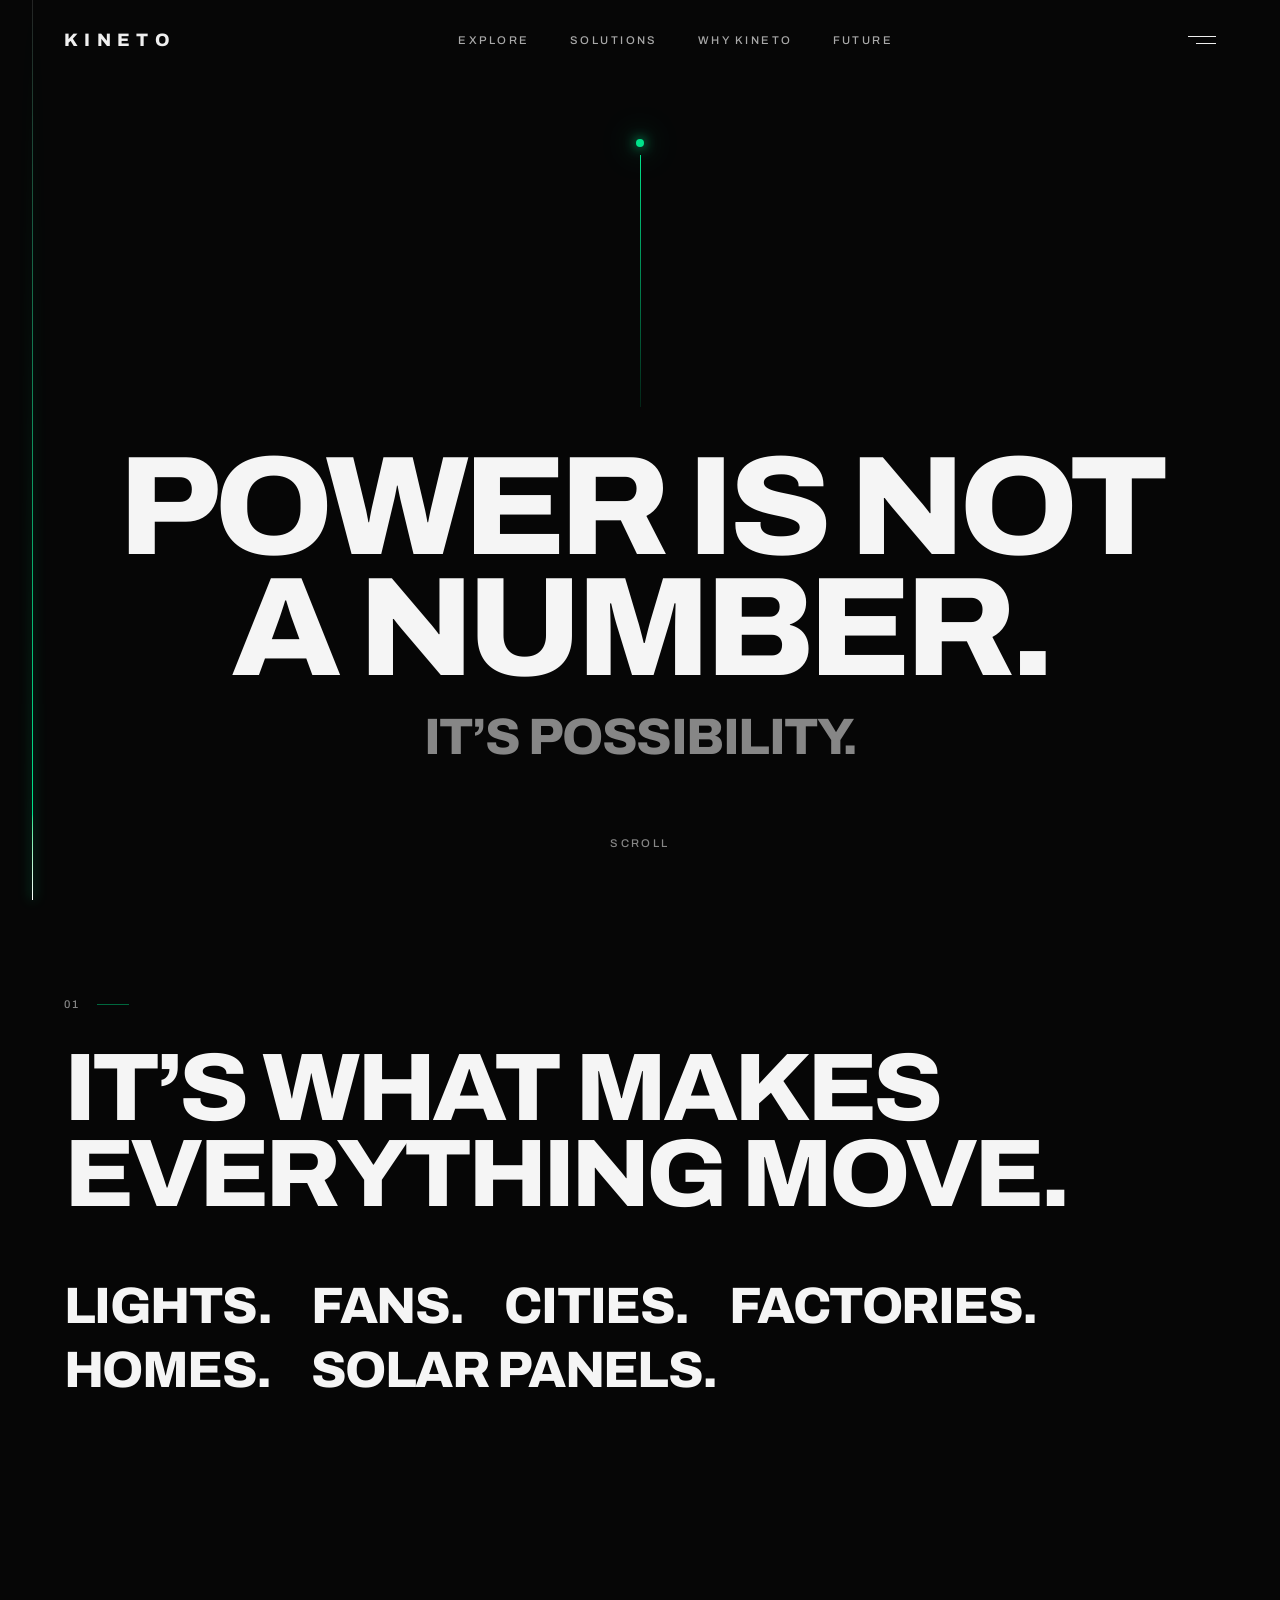
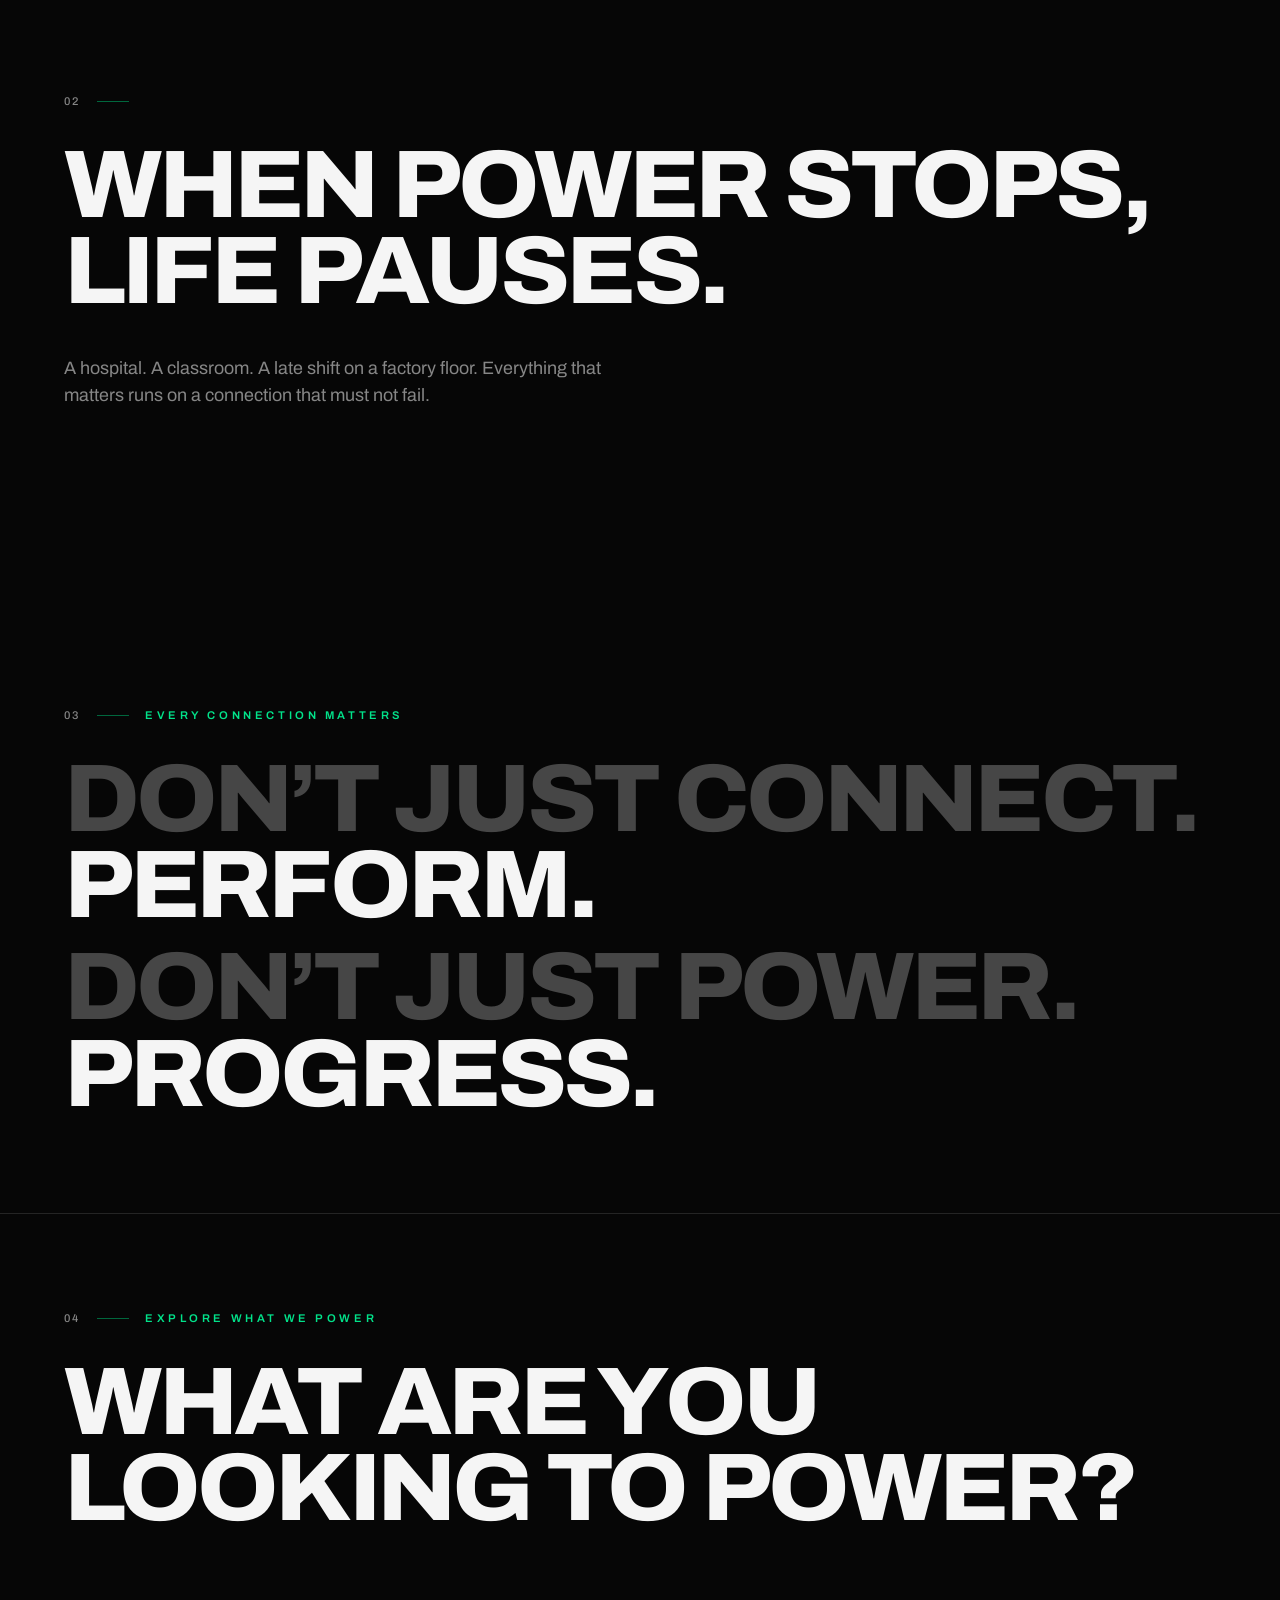
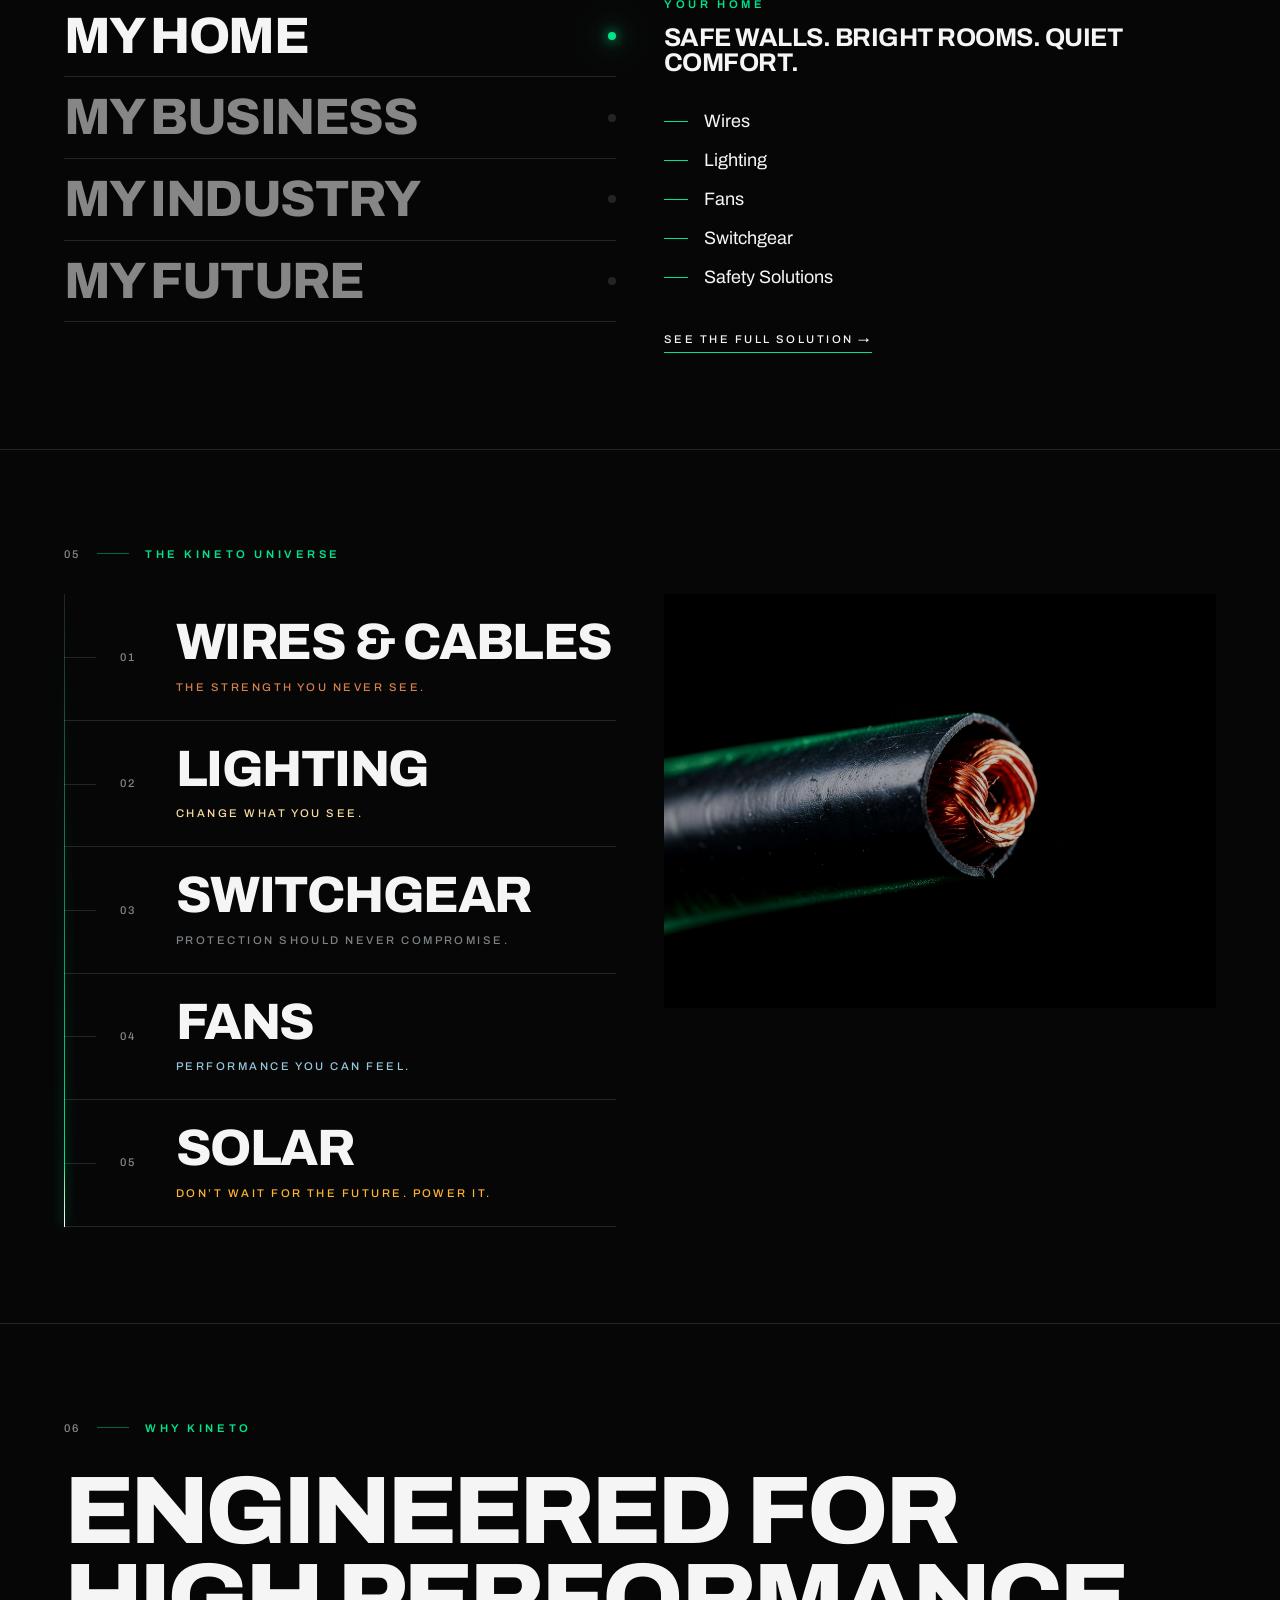
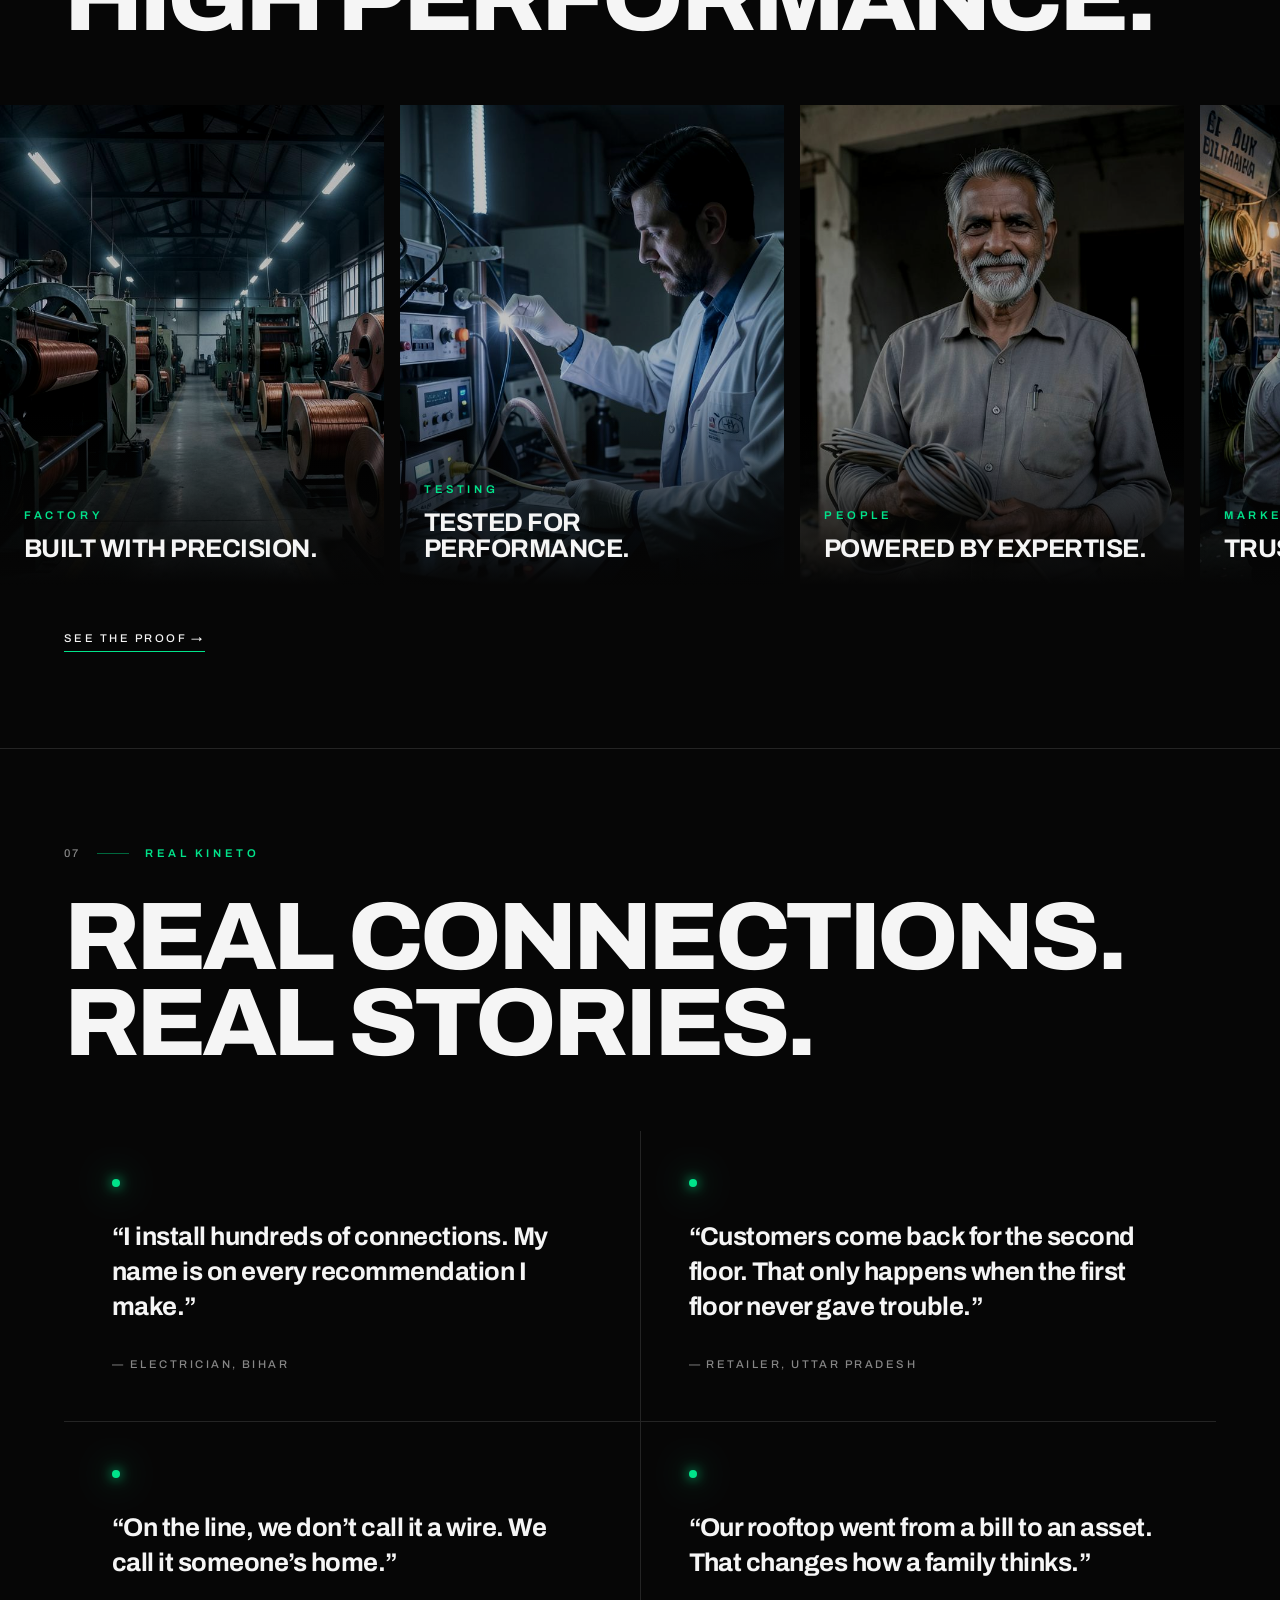
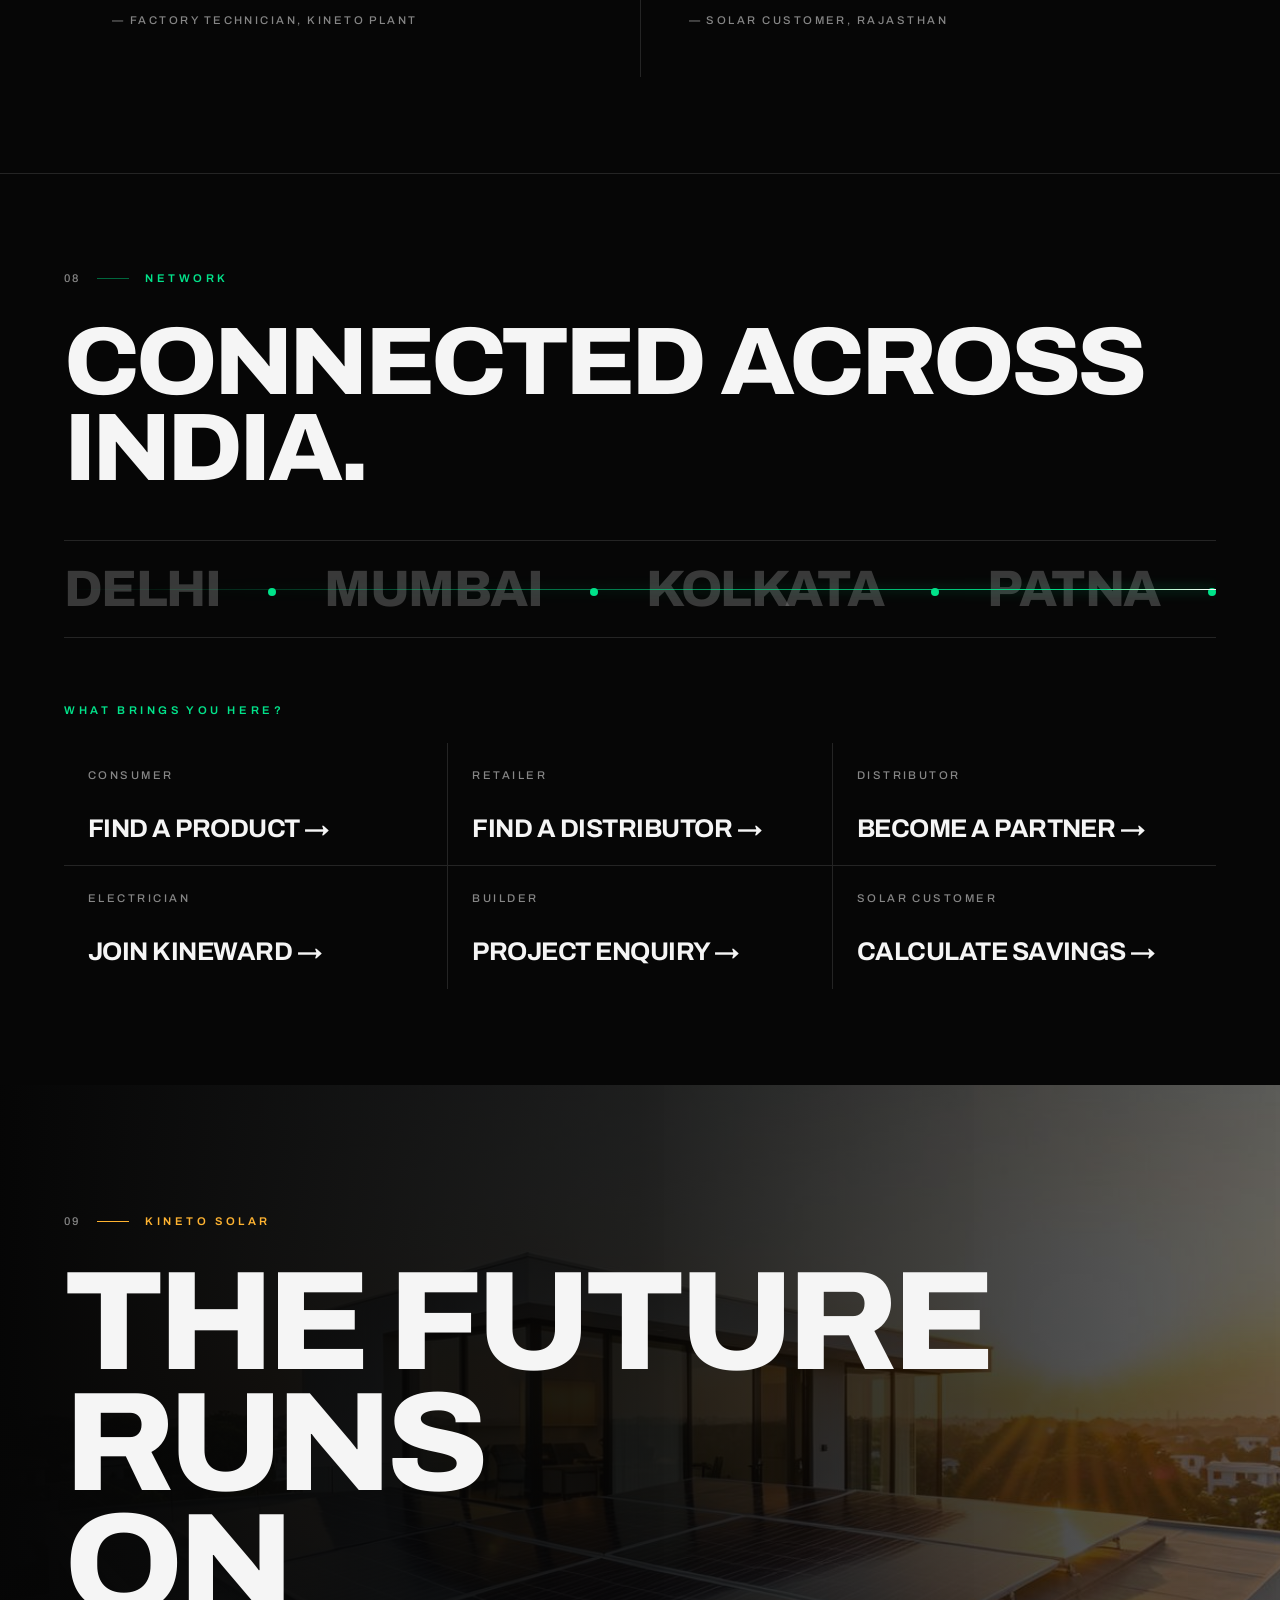
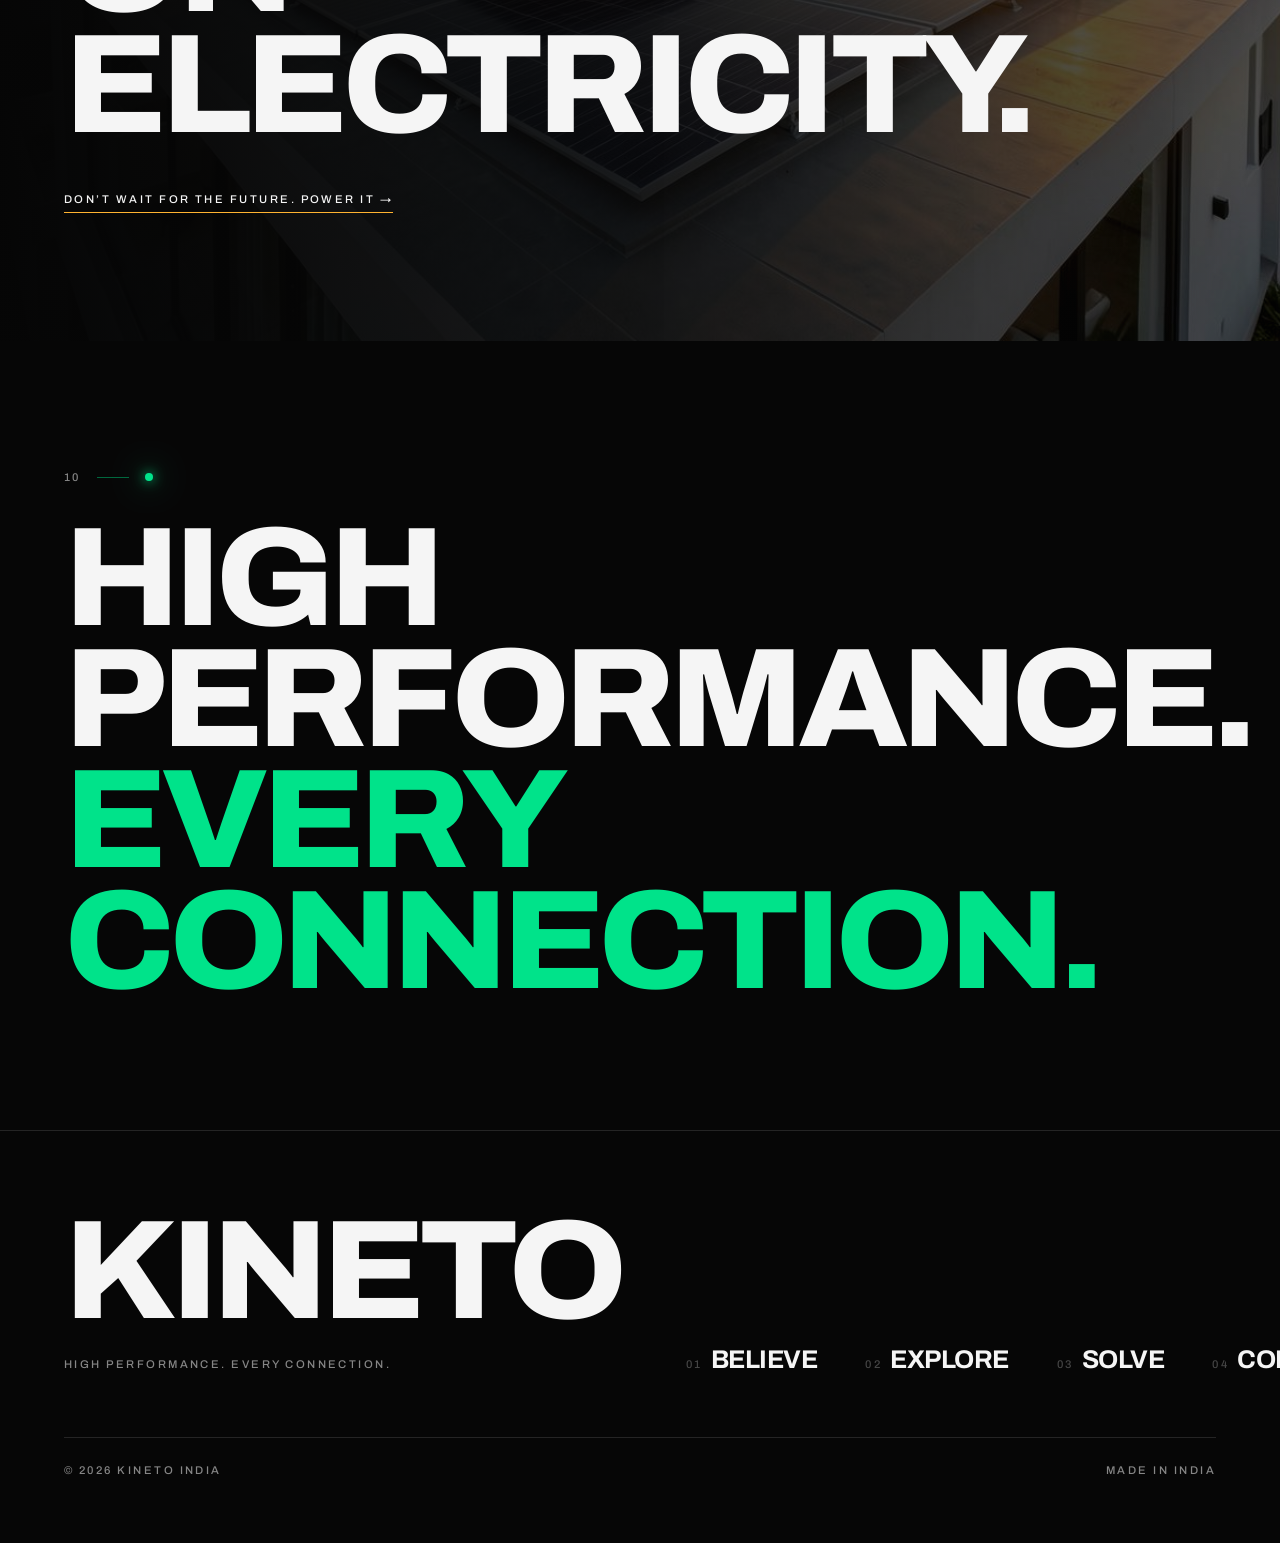
<file: index.html>
<!DOCTYPE html>
<html lang="en" class="no-js">
<head>
<meta charset="utf-8">
<meta name="viewport" content="width=device-width, initial-scale=1">
<title>Kineto India &mdash; High Performance. Every Connection.</title>
<meta name="author" content="Kineto India">
<meta name="description" content="Kineto is a modern Indian electrical and energy brand: wires &amp; cables, lighting, switchgear, fans and solar, engineered for high performance.">
<meta name="theme-color" content="#0a0a0a">
<meta property="og:type" content="website">
<meta property="og:title" content="Kineto India &mdash; High Performance. Every Connection.">
<meta property="og:description" content="Kineto is a modern Indian electrical and energy brand: wires &amp; cables, lighting, switchgear, fans and solar, engineered for high performance.">
<meta name="twitter:card" content="summary_large_image">
<link rel="canonical" href="https://kinetoindia.com/">
<meta name="robots" content="noindex">

<link rel="icon" href="assets/favicon.ico" type="image/x-icon">
<link rel="preconnect" href="https://fonts.googleapis.com">
<link rel="preconnect" href="https://fonts.gstatic.com" crossorigin>
<link rel="stylesheet" href="https://fonts.googleapis.com/css2?family=Archivo:ital,wdth,wght@0,62..125,100..900;1,62..125,100..900&amp;display=swap">
<link rel="stylesheet" href="css/styles.css">
</head>
<body>
  <div class="rail" aria-hidden="true">
    <span class="rail__fill" data-rail-fill></span>
    <span class="rail__glow energy-line"></span>
  </div>

  <header class="site-header">
    <div class="site-header__inner">
      <a href="./" class="wordmark">Kineto</a>
      <nav class="site-nav" aria-label="Primary">
          <a href="explore/" class="label">Explore</a>
          <a href="solutions/" class="label">Solutions</a>
          <a href="why-kineto/" class="label">Why Kineto</a>
          <a href="future/" class="label">Future</a>
      </nav>
      <button type="button" class="burger" data-menu-toggle aria-label="Open menu" aria-expanded="false" aria-controls="menu">
        <span></span>
        <span></span>
      </button>
    </div>
  </header>

  <div class="menu" id="menu" aria-hidden="true">
      <span class="menu__wash wash-copper" data-wash="01"></span>
      <span class="menu__wash wash-glow" data-wash="02"></span>
      <span class="menu__wash wash-steel" data-wash="03"></span>
      <span class="menu__wash wash-breeze" data-wash="04"></span>
      <span class="menu__wash wash-primary" data-wash="05"></span>
      <span class="menu__wash wash-sun" data-wash="06"></span>
      <span class="menu__wash wash-primary" data-wash="07"></span>
      <span class="menu__wash wash-steel" data-wash="08"></span>
      <span class="menu__wash wash-steel" data-wash="09"></span>
      <span class="menu__wash wash-primary" data-wash="10"></span>
    <div class="menu__grain grain"></div>
    <div class="menu__inner">
      <div class="menu__cols">
        <div>
          <p class="eyebrow mb-6">Products</p>
          <ul>
            <li><a href="explore/wires/" class="menu__link" data-wash="01"><span class="label">01</span><span class="display-md">Wires &amp; Cables</span></a></li>
            <li><a href="explore/lighting/" class="menu__link" data-wash="02"><span class="label">02</span><span class="display-md">Lighting</span></a></li>
            <li><a href="explore/switchgear/" class="menu__link" data-wash="03"><span class="label">03</span><span class="display-md">Switchgear</span></a></li>
            <li><a href="explore/fans/" class="menu__link" data-wash="04"><span class="label">04</span><span class="display-md">Fans</span></a></li>
          </ul>
        </div>
        <div>
          <p class="eyebrow mb-6">Ecosystem</p>
          <ul>
            <li><a href="connect/#kineward" class="menu__link" data-wash="05"><span class="label">05</span><span class="display-md">Kineward</span></a></li>
            <li><a href="future/" class="menu__link" data-wash="06"><span class="label">06</span><span class="display-md">Solar</span></a></li>
            <li><a href="connect/#partner" class="menu__link" data-wash="07"><span class="label">07</span><span class="display-md">Partner with us</span></a></li>
          </ul>
        </div>
        <div>
          <p class="eyebrow mb-6">Company</p>
          <ul>
            <li><a href="why-kineto/" class="menu__link" data-wash="08"><span class="label">08</span><span class="display-md">Our Story</span></a></li>
            <li><a href="why-kineto/#stories" class="menu__link" data-wash="09"><span class="label">09</span><span class="display-md">Stories</span></a></li>
            <li><a href="connect/#contact" class="menu__link" data-wash="10"><span class="label">10</span><span class="display-md">Contact</span></a></li>
          </ul>
        </div>
      </div>
      <div class="menu__sign">
        <span class="spark-dot"></span>
        <span class="label">High performance. Every connection.</span>
      </div>
    </div>
  </div>

  <main>
    <!-- Hero -->
    <section class="hero">
      <span class="hero__spark spark-dot"></span>
      <span class="hero__wire"></span>
      <div class="mt-10">
        <h1 class="hero__text display-xl">Power is not a number.</h1>
        <p class="hero__text--2 display-md mt-6 body">It&rsquo;s possibility.</p>
      </div>
      <span class="hero__scroll hero__text--2 label">Scroll</span>
    </section>

    <!-- 01 -->
    <section class="section">
    <div class="reveal section-head">
      <span class="label">01</span>
      <span class="rule"></span>
    </div>
      <div class="reveal">
        <h2 class="display-lg">It&rsquo;s what makes<br>everything move.</h2>
      </div>
      <div class="wordlist">
      <div class="reveal" data-delay="200"><span class="display-md">Lights.</span></div>
      <div class="reveal" data-delay="380"><span class="display-md">Fans.</span></div>
      <div class="reveal" data-delay="560"><span class="display-md">Cities.</span></div>
      <div class="reveal" data-delay="740"><span class="display-md">Factories.</span></div>
      <div class="reveal" data-delay="920"><span class="display-md">Homes.</span></div>
      <div class="reveal" data-delay="1100"><span class="display-md">Solar panels.</span></div>
      </div>
    </section>

    <!-- 02 -->
    <section class="section section--tall">
      <div style="width:100%">
    <div class="reveal section-head">
      <span class="label">02</span>
      <span class="rule"></span>
    </div>
        <div class="reveal" data-delay="100">
          <h2 class="display-lg">When power stops,<br>life pauses.</h2>
        </div>
        <div class="reveal mt-10" data-delay="250">
          <p class="body-lg">A hospital. A classroom. A late shift on a factory floor. Everything that matters runs on a connection that must not fail.</p>
        </div>
      </div>
    </section>

    <!-- 03 -->
    <section class="section">
    <div class="reveal section-head">
      <span class="label">03</span>
      <span class="rule"></span>
      <span class="eyebrow">Every connection matters</span>
    </div>
      <div class="pairs">
      <div class="reveal pair" data-delay="0"><span class="display-lg pair__lead">Don&rsquo;t just connect.</span><span class="display-lg">Perform.</span></div>
      <div class="reveal pair" data-delay="150"><span class="display-lg pair__lead">Don&rsquo;t just power.</span><span class="display-lg">Progress.</span></div>
      </div>
    </section>

    <!-- 04 -->
    <section class="section bordered" data-selector>
    <div class="reveal section-head">
      <span class="label">04</span>
      <span class="rule"></span>
      <span class="eyebrow">Explore what we power</span>
    </div>
      <div class="reveal">
        <h2 class="display-lg">What are you looking to power?</h2>
      </div>
      <div class="selector">
        <ul>
          <li><button type="button" class="selector__btn" data-selector-btn="home" aria-selected="true"><span class="display-md">My Home</span><span class="selector__tick"></span></button></li>
          <li><button type="button" class="selector__btn" data-selector-btn="business" aria-selected="false"><span class="display-md">My Business</span><span class="selector__tick"></span></button></li>
          <li><button type="button" class="selector__btn" data-selector-btn="industry" aria-selected="false"><span class="display-md">My Industry</span><span class="selector__tick"></span></button></li>
          <li><button type="button" class="selector__btn" data-selector-btn="future" aria-selected="false"><span class="display-md">My Future</span><span class="selector__tick"></span></button></li>
        </ul>
        <div class="selector__panel" data-selector-panel="home">
          <p class="eyebrow">Your Home</p>
          <p class="display-sm mt-3">Safe walls. Bright rooms. Quiet comfort.</p>
          <ul class="ticked mt-8">
            <li>Wires</li>
            <li>Lighting</li>
            <li>Fans</li>
            <li>Switchgear</li>
            <li>Safety Solutions</li>
          </ul>
          <a href="solutions/" class="link link--spark label mt-10">See the full solution &rarr;</a>
        </div>
        <div class="selector__panel" data-selector-panel="business" hidden>
          <p class="eyebrow">Your Business</p>
          <p class="display-sm mt-3">Every hour open is an hour earning.</p>
          <ul class="ticked mt-8">
            <li>Commercial Lighting</li>
            <li>Switchgear</li>
            <li>Flexible Cables</li>
            <li>Fans</li>
            <li>Rooftop Solar</li>
          </ul>
          <a href="solutions/" class="link link--spark label mt-10">See the full solution &rarr;</a>
        </div>
        <div class="selector__panel" data-selector-panel="industry" hidden>
          <p class="eyebrow">Your Industry</p>
          <p class="display-sm mt-3">Downtime is the most expensive thing you buy.</p>
          <ul class="ticked mt-8">
            <li>Industrial Cables</li>
            <li>Distribution Boards</li>
            <li>High-Bay Lighting</li>
            <li>Exhaust Systems</li>
            <li>Solar Plants</li>
          </ul>
          <a href="solutions/" class="link link--spark label mt-10">See the full solution &rarr;</a>
        </div>
        <div class="selector__panel" data-selector-panel="future" hidden>
          <p class="eyebrow">Your Future</p>
          <p class="display-sm mt-3">Own the energy you use.</p>
          <ul class="ticked mt-8">
            <li>Kineto Solar Rooftop</li>
            <li>Inverters &amp; Storage</li>
            <li>Net Metering Support</li>
            <li>Savings Planning</li>
          </ul>
          <a href="solutions/" class="link link--spark label mt-10">See the full solution &rarr;</a>
        </div>
      </div>
    </section>

    <!-- 05 -->
    <section class="section bordered" data-universe>
    <div class="reveal section-head">
      <span class="label">05</span>
      <span class="rule"></span>
      <span class="eyebrow">The Kineto universe</span>
    </div>
      <div class="universe">
        <div class="universe__list">
          <span class="universe__spine"><span class="energy-line"></span></span>
          <ul>
          <li><a href="explore/wires/" class="universe__row" data-universe-row="01">
            <span class="universe__tick"></span>
            <span class="label universe__num">01</span>
            <span>
              <span class="display-md universe__name">Wires &amp; Cables</span>
              <span class="label mt-3 text-copper" style="display:block">The strength you never see.</span>
            </span>
          </a></li>
          <li><a href="explore/lighting/" class="universe__row" data-universe-row="02">
            <span class="universe__tick"></span>
            <span class="label universe__num">02</span>
            <span>
              <span class="display-md universe__name">Lighting</span>
              <span class="label mt-3 text-glow" style="display:block">Change what you see.</span>
            </span>
          </a></li>
          <li><a href="explore/switchgear/" class="universe__row" data-universe-row="03">
            <span class="universe__tick"></span>
            <span class="label universe__num">03</span>
            <span>
              <span class="display-md universe__name">Switchgear</span>
              <span class="label mt-3 text-steel" style="display:block">Protection should never compromise.</span>
            </span>
          </a></li>
          <li><a href="explore/fans/" class="universe__row" data-universe-row="04">
            <span class="universe__tick"></span>
            <span class="label universe__num">04</span>
            <span>
              <span class="display-md universe__name">Fans</span>
              <span class="label mt-3 text-breeze" style="display:block">Performance you can feel.</span>
            </span>
          </a></li>
          <li><a href="future/" class="universe__row" data-universe-row="05">
            <span class="universe__tick"></span>
            <span class="label universe__num">05</span>
            <span>
              <span class="display-md universe__name">Solar</span>
              <span class="label mt-3 text-sun" style="display:block">Don&rsquo;t wait for the future. Power it.</span>
            </span>
          </a></li>
          </ul>
        </div>
        <div class="universe__stage">
          <img src="assets/cat-wires.jpg" alt="Wires &amp; Cables" width="1280" height="800" loading="lazy" class="img-dim is-on" data-universe-shot="01">
          <img src="assets/cat-lighting.jpg" alt="Lighting" width="1280" height="800" loading="lazy" class="img-dim" data-universe-shot="02">
          <img src="assets/cat-switchgear.jpg" alt="Switchgear" width="1280" height="800" loading="lazy" class="img-dim" data-universe-shot="03">
          <img src="assets/cat-fans.jpg" alt="Fans" width="1280" height="800" loading="lazy" class="img-dim" data-universe-shot="04">
          <img src="assets/cat-solar.jpg" alt="Solar" width="1280" height="800" loading="lazy" class="img-dim" data-universe-shot="05">
        </div>
      </div>
    </section>

    <!-- 06 -->
    <section class="section bordered" style="padding-inline:0">
      <div style="padding-inline:var(--gutter)">
    <div class="reveal section-head">
      <span class="label">06</span>
      <span class="rule"></span>
      <span class="eyebrow">Why Kineto</span>
    </div>
        <div class="reveal">
          <h2 class="display-lg">Engineered for<br>high performance.</h2>
        </div>
      </div>
      <div class="proof">
      <div class="reveal" data-delay="0">
        <div class="proof__card">
          <img src="assets/proof-factory.jpg" alt="Factory &mdash; Built with precision." width="1280" height="800" loading="lazy" class="img-dim">
          <div class="proof__caption">
            <p class="eyebrow">Factory</p>
            <p class="display-sm mt-3">Built with precision.</p>
          </div>
        </div>
      </div>
      <div class="reveal" data-delay="80">
        <div class="proof__card">
          <img src="assets/proof-testing.jpg" alt="Testing &mdash; Tested for performance." width="1280" height="800" loading="lazy" class="img-dim">
          <div class="proof__caption">
            <p class="eyebrow">Testing</p>
            <p class="display-sm mt-3">Tested for performance.</p>
          </div>
        </div>
      </div>
      <div class="reveal" data-delay="160">
        <div class="proof__card">
          <img src="assets/proof-people.jpg" alt="People &mdash; Powered by expertise." width="1280" height="800" loading="lazy" class="img-dim">
          <div class="proof__caption">
            <p class="eyebrow">People</p>
            <p class="display-sm mt-3">Powered by expertise.</p>
          </div>
        </div>
      </div>
      <div class="reveal" data-delay="240">
        <div class="proof__card">
          <img src="assets/proof-market.jpg" alt="Market &mdash; Trusted connections." width="1280" height="800" loading="lazy" class="img-dim">
          <div class="proof__caption">
            <p class="eyebrow">Market</p>
            <p class="display-sm mt-3">Trusted connections.</p>
          </div>
        </div>
      </div>
      <div class="reveal" data-delay="320">
        <div class="proof__card">
          <img src="assets/proof-technology.jpg" alt="Technology &mdash; Built for what&rsquo;s next." width="1280" height="800" loading="lazy" class="img-dim">
          <div class="proof__caption">
            <p class="eyebrow">Technology</p>
            <p class="display-sm mt-3">Built for what&rsquo;s next.</p>
          </div>
        </div>
      </div>
      </div>
      <div class="mt-10" style="padding-inline:var(--gutter)">
        <a href="why-kineto/" class="link link--spark label">See the proof &rarr;</a>
      </div>
    </section>

    <!-- 07 -->
    <section class="section bordered">
    <div class="reveal section-head">
      <span class="label">07</span>
      <span class="rule"></span>
      <span class="eyebrow">Real Kineto</span>
    </div>
      <div class="reveal">
        <h2 class="display-lg">Real connections.<br>Real stories.</h2>
      </div>
      <div class="hairgrid cols-2 mt-16">
      <div class="reveal story-card" data-delay="0">
        <span class="spark-dot mb-8" style="display:block"></span>
        <blockquote class="display-sm normal-case">&ldquo;I install hundreds of connections. My name is on every recommendation I make.&rdquo;</blockquote>
        <p class="label mt-8">&mdash; Electrician, Bihar</p>
      </div>
      <div class="reveal story-card" data-delay="100">
        <span class="spark-dot mb-8" style="display:block"></span>
        <blockquote class="display-sm normal-case">&ldquo;Customers come back for the second floor. That only happens when the first floor never gave trouble.&rdquo;</blockquote>
        <p class="label mt-8">&mdash; Retailer, Uttar Pradesh</p>
      </div>
      <div class="reveal story-card" data-delay="200">
        <span class="spark-dot mb-8" style="display:block"></span>
        <blockquote class="display-sm normal-case">&ldquo;On the line, we don&rsquo;t call it a wire. We call it someone&rsquo;s home.&rdquo;</blockquote>
        <p class="label mt-8">&mdash; Factory Technician, Kineto Plant</p>
      </div>
      <div class="reveal story-card" data-delay="300">
        <span class="spark-dot mb-8" style="display:block"></span>
        <blockquote class="display-sm normal-case">&ldquo;Our rooftop went from a bill to an asset. That changes how a family thinks.&rdquo;</blockquote>
        <p class="label mt-8">&mdash; Solar Customer, Rajasthan</p>
      </div>
      </div>
    </section>

    <!-- 08 -->
    <section class="section bordered">
    <div class="reveal section-head">
      <span class="label">08</span>
      <span class="rule"></span>
      <span class="eyebrow">Network</span>
    </div>
      <div class="reveal">
        <h2 class="display-lg">Connected across India.</h2>
      </div>
      <div class="marquee-wrap">
        <span class="energy-line-x"></span>
        <div class="marquee" aria-hidden="true"><span class="display-md">Delhi<span class="dot"></span></span><span class="display-md">Mumbai<span class="dot"></span></span><span class="display-md">Kolkata<span class="dot"></span></span><span class="display-md">Patna<span class="dot"></span></span><span class="display-md">Lucknow<span class="dot"></span></span><span class="display-md">Jaipur<span class="dot"></span></span><span class="display-md">Ahmedabad<span class="dot"></span></span><span class="display-md">Hyderabad<span class="dot"></span></span><span class="display-md">Bengaluru<span class="dot"></span></span><span class="display-md">Chennai<span class="dot"></span></span><span class="display-md">Guwahati<span class="dot"></span></span><span class="display-md">Bhopal<span class="dot"></span></span><span class="display-md">Delhi<span class="dot"></span></span><span class="display-md">Mumbai<span class="dot"></span></span><span class="display-md">Kolkata<span class="dot"></span></span><span class="display-md">Patna<span class="dot"></span></span><span class="display-md">Lucknow<span class="dot"></span></span><span class="display-md">Jaipur<span class="dot"></span></span><span class="display-md">Ahmedabad<span class="dot"></span></span><span class="display-md">Hyderabad<span class="dot"></span></span><span class="display-md">Bengaluru<span class="dot"></span></span><span class="display-md">Chennai<span class="dot"></span></span><span class="display-md">Guwahati<span class="dot"></span></span><span class="display-md">Bhopal<span class="dot"></span></span></div>
        <p class="visually-hidden">Kineto is present in Delhi, Mumbai, Kolkata, Patna, Lucknow, Jaipur, Ahmedabad, Hyderabad, Bengaluru, Chennai, Guwahati, Bhopal.</p>
      </div>
      <div class="mt-16">
        <p class="eyebrow mb-6">What brings you here?</p>
        <ul class="hairgrid cols-sm-2 cols-lg-3 audience">
        <li><a href="explore/"><span class="label">Consumer</span><span class="display-sm">Find a product &rarr;</span></a></li>
        <li><a href="connect/"><span class="label">Retailer</span><span class="display-sm">Find a distributor &rarr;</span></a></li>
        <li><a href="connect/"><span class="label">Distributor</span><span class="display-sm">Become a partner &rarr;</span></a></li>
        <li><a href="connect/"><span class="label">Electrician</span><span class="display-sm">Join Kineward &rarr;</span></a></li>
        <li><a href="connect/"><span class="label">Builder</span><span class="display-sm">Project enquiry &rarr;</span></a></li>
        <li><a href="future/"><span class="label">Solar customer</span><span class="display-sm">Calculate savings &rarr;</span></a></li>
        </ul>
      </div>
    </section>

    <!-- 09 -->
    <section class="band">
      <img src="assets/cat-solar.jpg" alt="Solar panels on a modern Indian rooftop at golden hour" width="1280" height="800" loading="lazy" class="band__img img-dim">
      <span class="band__scrim"></span>
      <div class="band__body">
        <div class="reveal section-head">
          <span class="label">09</span>
          <span class="rule rule-sun"></span>
          <span class="eyebrow text-sun">Kineto Solar</span>
        </div>
        <div class="reveal" data-delay="100">
          <h2 class="display-xl">The future runs<br>on electricity.</h2>
        </div>
        <div class="reveal mt-10" data-delay="250">
          <a href="future/" class="link link--sun label">Don&rsquo;t wait for the future. Power it &rarr;</a>
        </div>
      </div>
    </section>

    <!-- 10 -->
    <section class="section section--deep">
    <div class="reveal section-head">
      <span class="label">10</span>
      <span class="rule"></span>
      <span class="spark-dot"></span>
    </div>
      <div class="reveal" data-delay="100">
        <h2 class="display-xl">High performance.<br><span class="text-spark">Every connection.</span></h2>
      </div>
    </section>

  </main>

  <footer class="site-footer">
    <div class="site-footer__top">
      <div>
        <p class="display-xl">Kineto</p>
        <p class="label mt-6">High performance. Every connection.</p>
      </div>
      <ul class="site-footer__nav">
        <li><a href="why-kineto/"><span class="label">01</span><span class="display-sm">Believe</span></a></li>
        <li><a href="explore/"><span class="label">02</span><span class="display-sm">Explore</span></a></li>
        <li><a href="solutions/"><span class="label">03</span><span class="display-sm">Solve</span></a></li>
        <li><a href="connect/"><span class="label">04</span><span class="display-sm">Connect</span></a></li>
        <li><a href="future/"><span class="label">05</span><span class="display-sm">Future</span></a></li>
      </ul>
    </div>
    <div class="site-footer__base label">
      <span>&copy; <span data-year>2026</span> Kineto India</span>
      <span>Made in India</span>
    </div>
  </footer>

  <nav class="quickbar" aria-label="Quick actions">
    <a href="tel:+911800000000"><svg viewBox="0 0 24 24" fill="none" stroke="currentColor" stroke-width="1.5" stroke-linecap="round" stroke-linejoin="round" aria-hidden="true"><path d="M13.832 16.568a1 1 0 0 0 1.213-.303l.355-.465A2 2 0 0 1 17 15h3a2 2 0 0 1 2 2v3a2 2 0 0 1-2 2A18 18 0 0 1 2 4a2 2 0 0 1 2-2h3a2 2 0 0 1 2 2v3a2 2 0 0 1-.8 1.6l-.468.351a1 1 0 0 0-.292 1.233 14 14 0 0 0 6.392 6.384"/></svg> Call</a>
    <a href="connect/#dealer"><svg viewBox="0 0 24 24" fill="none" stroke="currentColor" stroke-width="1.5" stroke-linecap="round" stroke-linejoin="round" aria-hidden="true"><path d="M20 10c0 4.993-5.539 10.193-7.399 11.799a1 1 0 0 1-1.202 0C9.539 20.193 4 14.993 4 10a8 8 0 0 1 16 0"/><circle cx="12" cy="10" r="3"/></svg> Dealer</a>
    <a href="https://wa.me/911800000000" target="_blank" rel="noreferrer"><svg viewBox="0 0 24 24" fill="none" stroke="currentColor" stroke-width="1.5" stroke-linecap="round" stroke-linejoin="round" aria-hidden="true"><path d="M2.992 16.342a2 2 0 0 1 .094 1.167l-1.065 3.29a1 1 0 0 0 1.236 1.168l3.413-.998a2 2 0 0 1 1.099.092 10 10 0 1 0-4.777-4.719"/></svg> WhatsApp</a>
    <a href="explore/"><svg viewBox="0 0 24 24" fill="none" stroke="currentColor" stroke-width="1.5" stroke-linecap="round" stroke-linejoin="round" aria-hidden="true"><path d="M12 7v14"/><path d="M3 18a1 1 0 0 1-1-1V4a1 1 0 0 1 1-1h5a4 4 0 0 1 4 4 4 4 0 0 1 4-4h5a1 1 0 0 1 1 1v13a1 1 0 0 1-1 1h-6a3 3 0 0 0-3 3 3 3 0 0 0-3-3z"/></svg> Catalogue</a>
  </nav>

  <script src="js/main.js"></script>

</body>
</html>
</file>
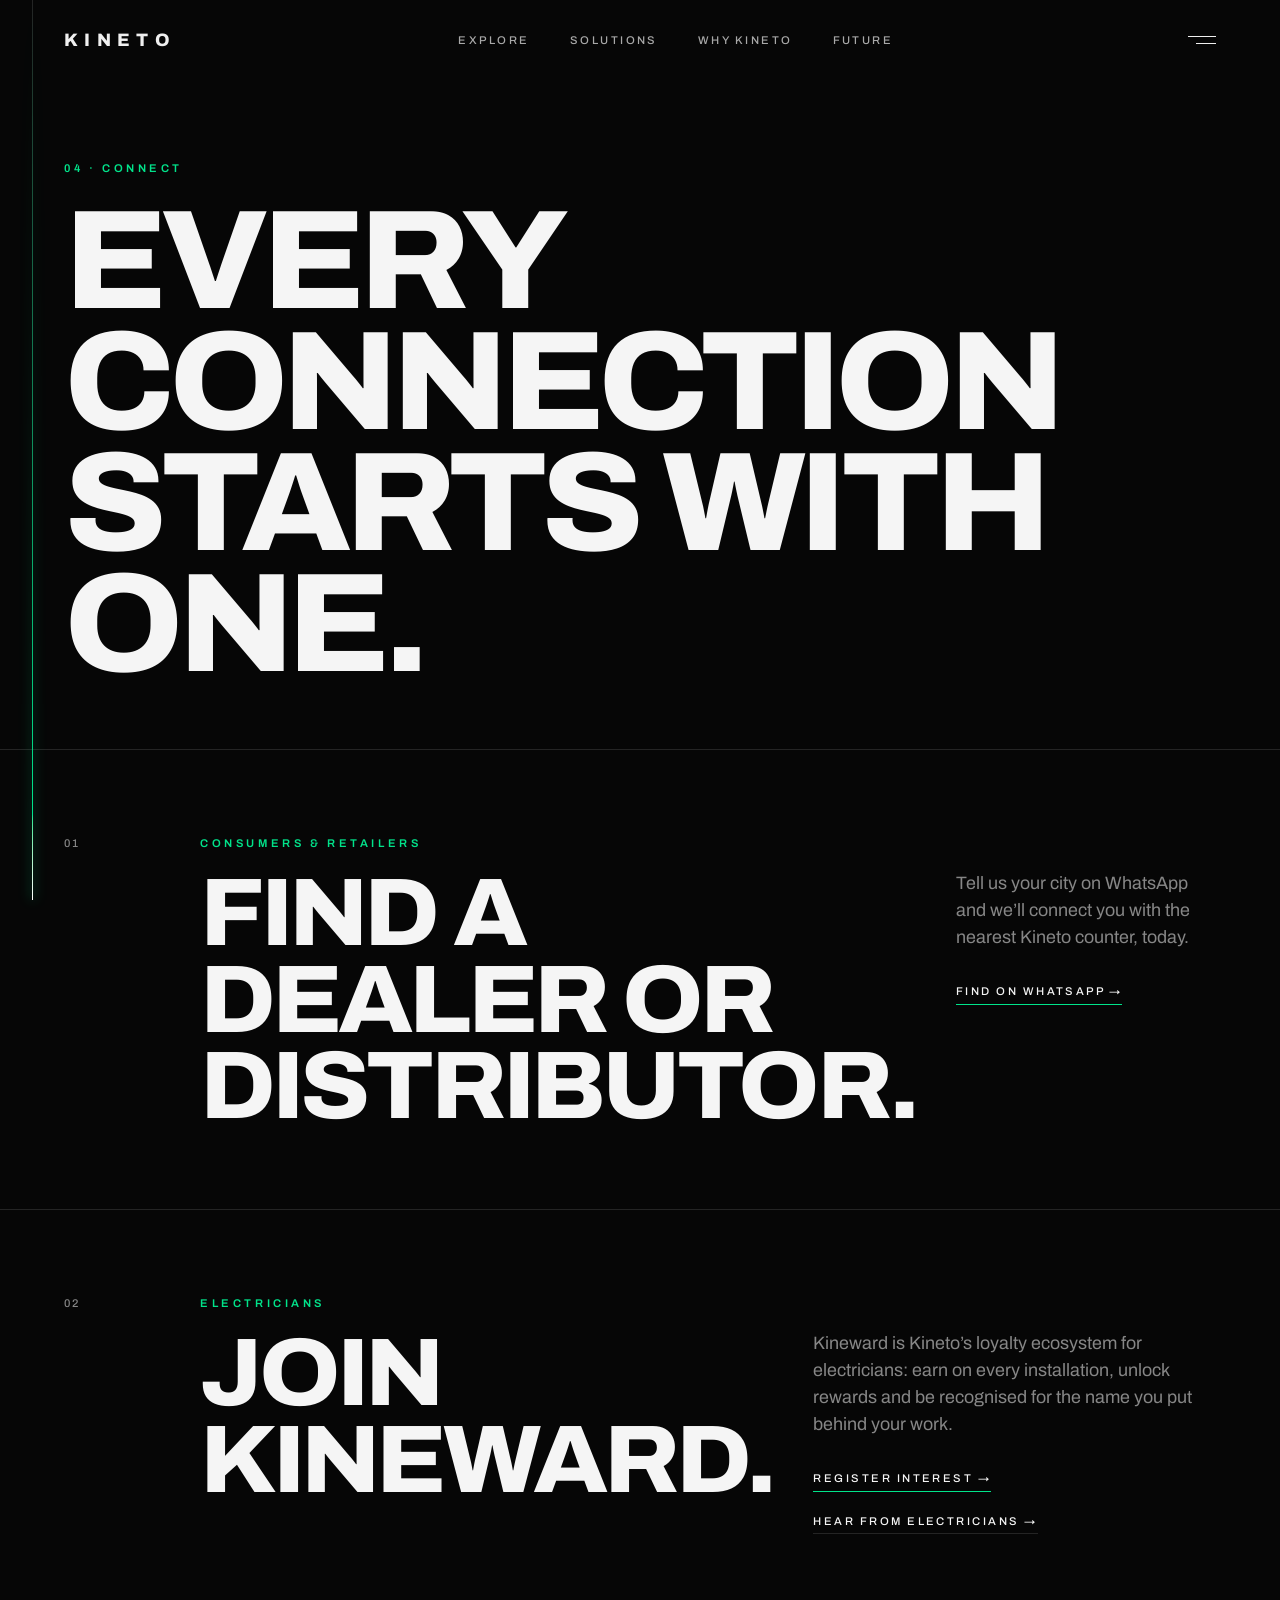
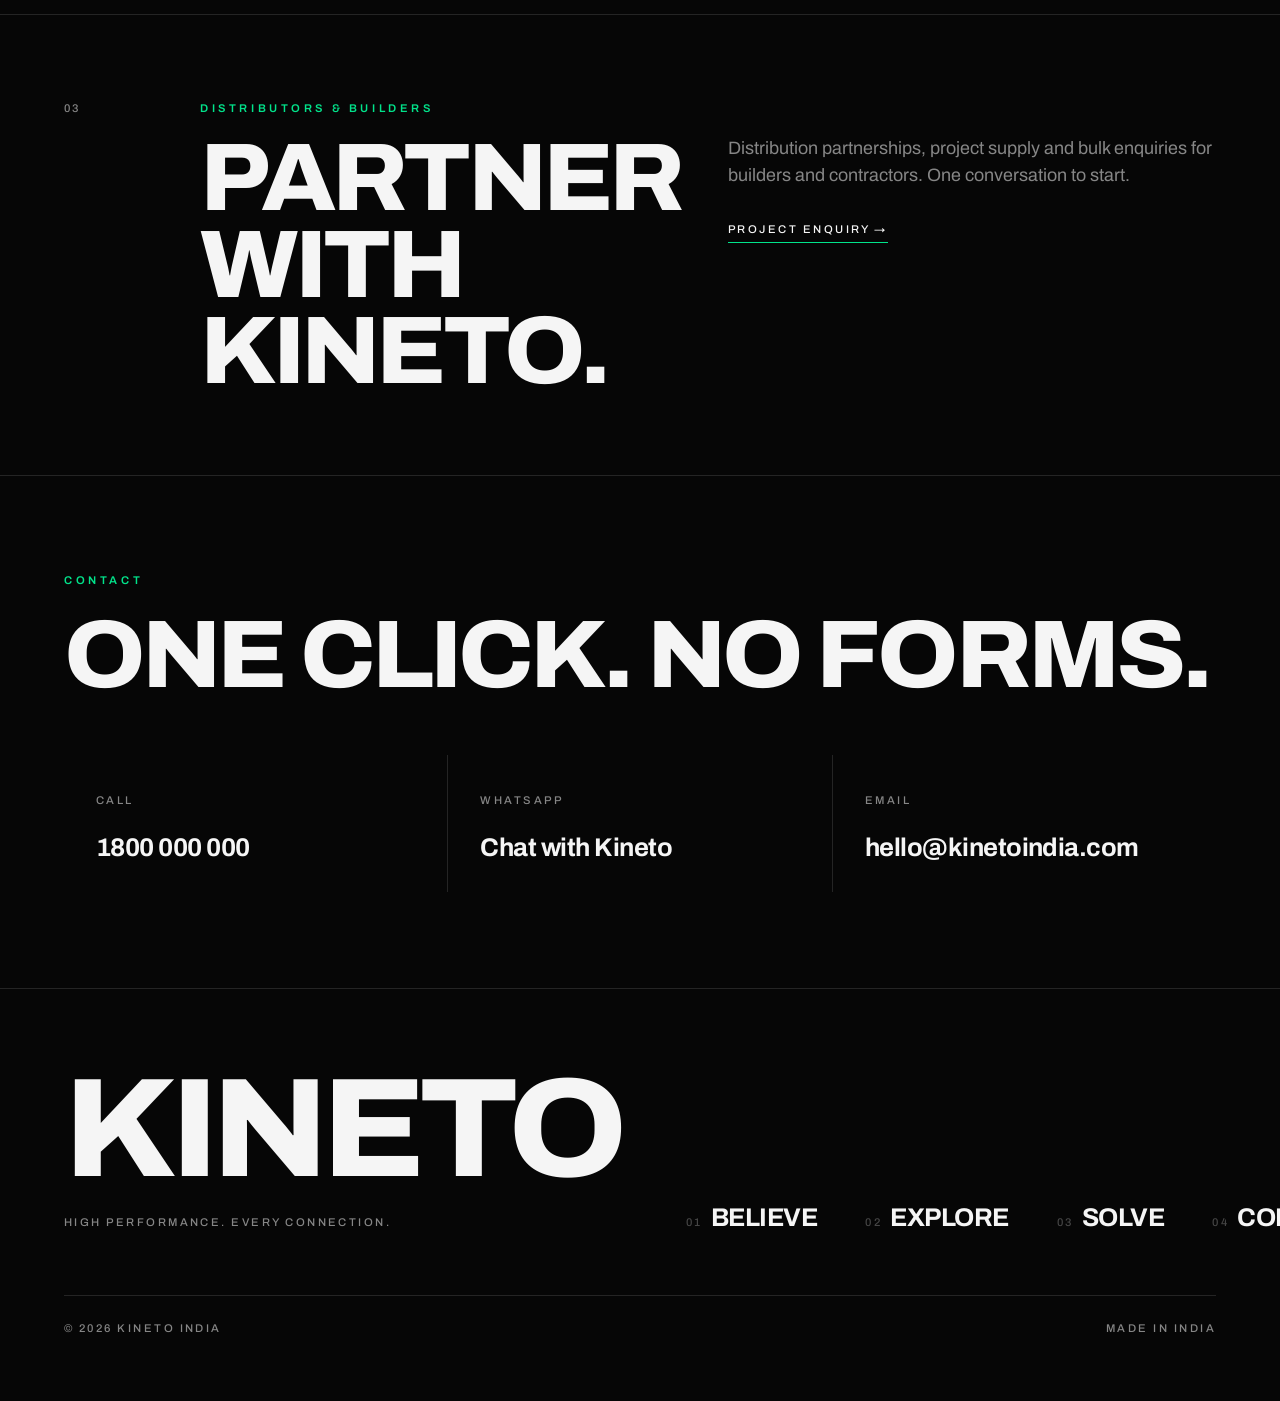
<file: connect/index.html>
<!DOCTYPE html>
<html lang="en" class="no-js">
<head>
<meta charset="utf-8">
<meta name="viewport" content="width=device-width, initial-scale=1">
<title>Connect &mdash; Dealers, Electricians, Kineward &amp; Partners | Kineto India</title>
<meta name="author" content="Kineto India">
<meta name="description" content="Find a Kineto dealer or distributor, join the Kineward rewards ecosystem for electricians, partner with Kineto, or send a project enquiry.">
<meta name="theme-color" content="#0a0a0a">
<meta property="og:type" content="website">
<meta property="og:title" content="Connect &mdash; Dealers, Electricians, Kineward &amp; Partners | Kineto India">
<meta property="og:description" content="Find a Kineto dealer or distributor, join the Kineward rewards ecosystem for electricians, partner with Kineto, or send a project enquiry.">
<meta name="twitter:card" content="summary_large_image">

<meta name="robots" content="noindex">

<link rel="icon" href="../assets/favicon.ico" type="image/x-icon">
<link rel="preconnect" href="https://fonts.googleapis.com">
<link rel="preconnect" href="https://fonts.gstatic.com" crossorigin>
<link rel="stylesheet" href="https://fonts.googleapis.com/css2?family=Archivo:ital,wdth,wght@0,62..125,100..900;1,62..125,100..900&amp;display=swap">
<link rel="stylesheet" href="../css/styles.css">
</head>
<body>
  <div class="rail" aria-hidden="true">
    <span class="rail__fill" data-rail-fill></span>
    <span class="rail__glow energy-line"></span>
  </div>

  <header class="site-header">
    <div class="site-header__inner">
      <a href="../" class="wordmark">Kineto</a>
      <nav class="site-nav" aria-label="Primary">
          <a href="../explore/" class="label">Explore</a>
          <a href="../solutions/" class="label">Solutions</a>
          <a href="../why-kineto/" class="label">Why Kineto</a>
          <a href="../future/" class="label">Future</a>
      </nav>
      <button type="button" class="burger" data-menu-toggle aria-label="Open menu" aria-expanded="false" aria-controls="menu">
        <span></span>
        <span></span>
      </button>
    </div>
  </header>

  <div class="menu" id="menu" aria-hidden="true">
      <span class="menu__wash wash-copper" data-wash="01"></span>
      <span class="menu__wash wash-glow" data-wash="02"></span>
      <span class="menu__wash wash-steel" data-wash="03"></span>
      <span class="menu__wash wash-breeze" data-wash="04"></span>
      <span class="menu__wash wash-primary" data-wash="05"></span>
      <span class="menu__wash wash-sun" data-wash="06"></span>
      <span class="menu__wash wash-primary" data-wash="07"></span>
      <span class="menu__wash wash-steel" data-wash="08"></span>
      <span class="menu__wash wash-steel" data-wash="09"></span>
      <span class="menu__wash wash-primary" data-wash="10"></span>
    <div class="menu__grain grain"></div>
    <div class="menu__inner">
      <div class="menu__cols">
        <div>
          <p class="eyebrow mb-6">Products</p>
          <ul>
            <li><a href="../explore/wires/" class="menu__link" data-wash="01"><span class="label">01</span><span class="display-md">Wires &amp; Cables</span></a></li>
            <li><a href="../explore/lighting/" class="menu__link" data-wash="02"><span class="label">02</span><span class="display-md">Lighting</span></a></li>
            <li><a href="../explore/switchgear/" class="menu__link" data-wash="03"><span class="label">03</span><span class="display-md">Switchgear</span></a></li>
            <li><a href="../explore/fans/" class="menu__link" data-wash="04"><span class="label">04</span><span class="display-md">Fans</span></a></li>
          </ul>
        </div>
        <div>
          <p class="eyebrow mb-6">Ecosystem</p>
          <ul>
            <li><a href="../connect/#kineward" class="menu__link" data-wash="05"><span class="label">05</span><span class="display-md">Kineward</span></a></li>
            <li><a href="../future/" class="menu__link" data-wash="06"><span class="label">06</span><span class="display-md">Solar</span></a></li>
            <li><a href="../connect/#partner" class="menu__link" data-wash="07"><span class="label">07</span><span class="display-md">Partner with us</span></a></li>
          </ul>
        </div>
        <div>
          <p class="eyebrow mb-6">Company</p>
          <ul>
            <li><a href="../why-kineto/" class="menu__link" data-wash="08"><span class="label">08</span><span class="display-md">Our Story</span></a></li>
            <li><a href="../why-kineto/#stories" class="menu__link" data-wash="09"><span class="label">09</span><span class="display-md">Stories</span></a></li>
            <li><a href="../connect/#contact" class="menu__link" data-wash="10"><span class="label">10</span><span class="display-md">Contact</span></a></li>
          </ul>
        </div>
      </div>
      <div class="menu__sign">
        <span class="spark-dot"></span>
        <span class="label">High performance. Every connection.</span>
      </div>
    </div>
  </div>

  <main>
    <section class="section section--top">
      <div class="reveal">
        <p class="eyebrow mb-6">04 &middot; Connect</p>
        <h1 class="display-xl">Every connection starts with one.</h1>
      </div>
    </section>

    <section class="route" id="dealer">
      <div class="reveal"><span class="label">01</span></div>
      <div class="reveal" data-delay="100">
        <span class="eyebrow">Consumers &amp; retailers</span>
        <h2 class="display-lg mt-4">Find a dealer or distributor.</h2>
      </div>
      <div class="reveal route__body" data-delay="200">
        <p class="body-lg">Tell us your city on WhatsApp and we&rsquo;ll connect you with the nearest Kineto counter, today.</p>
        <a href="https://wa.me/911800000000" target="_blank" rel="noreferrer" class="link link--spark label mt-8">Find on WhatsApp &rarr;</a>
      </div>
    </section>

    <section class="route" id="kineward">
      <div class="reveal"><span class="label">02</span></div>
      <div class="reveal" data-delay="100">
        <span class="eyebrow">Electricians</span>
        <h2 class="display-lg mt-4">Join Kineward.</h2>
      </div>
      <div class="reveal route__body" data-delay="200">
        <p class="body-lg">Kineward is Kineto&rsquo;s loyalty ecosystem for electricians: earn on every installation, unlock rewards and be recognised for the name you put behind your work.</p>
        <a href="mailto:hello@kinetoindia.com?subject=Kineward" class="link link--spark label mt-8">Register interest &rarr;</a>
        <div class="mt-4"><a href="../why-kineto/#stories" class="link label">Hear from electricians &rarr;</a></div>
      </div>
    </section>

    <section class="route" id="partner">
      <div class="reveal"><span class="label">03</span></div>
      <div class="reveal" data-delay="100">
        <span class="eyebrow">Distributors &amp; builders</span>
        <h2 class="display-lg mt-4">Partner with Kineto.</h2>
      </div>
      <div class="reveal route__body" data-delay="200">
        <p class="body-lg">Distribution partnerships, project supply and bulk enquiries for builders and contractors. One conversation to start.</p>
        <a href="mailto:hello@kinetoindia.com?subject=Partnership%20enquiry" class="link link--spark label mt-8">Project enquiry &rarr;</a>
      </div>
    </section>

    <section class="section bordered" id="contact">
      <div class="reveal">
        <p class="eyebrow mb-6">Contact</p>
        <h2 class="display-lg">One click. No forms.</h2>
      </div>
      <div class="hairgrid cols-3 mt-14">
        <a href="tel:+911800000000" class="contact-card">
          <span class="label">Call</span>
          <span class="display-sm contact-card__value">1800 000 000</span>
        </a>
        <a href="https://wa.me/911800000000" class="contact-card">
          <span class="label">WhatsApp</span>
          <span class="display-sm contact-card__value">Chat with Kineto</span>
        </a>
        <a href="mailto:hello@kinetoindia.com" class="contact-card">
          <span class="label">Email</span>
          <span class="display-sm contact-card__value">hello@kinetoindia.com</span>
        </a>
      </div>
    </section>

  </main>

  <footer class="site-footer">
    <div class="site-footer__top">
      <div>
        <p class="display-xl">Kineto</p>
        <p class="label mt-6">High performance. Every connection.</p>
      </div>
      <ul class="site-footer__nav">
        <li><a href="../why-kineto/"><span class="label">01</span><span class="display-sm">Believe</span></a></li>
        <li><a href="../explore/"><span class="label">02</span><span class="display-sm">Explore</span></a></li>
        <li><a href="../solutions/"><span class="label">03</span><span class="display-sm">Solve</span></a></li>
        <li><a href="../connect/"><span class="label">04</span><span class="display-sm">Connect</span></a></li>
        <li><a href="../future/"><span class="label">05</span><span class="display-sm">Future</span></a></li>
      </ul>
    </div>
    <div class="site-footer__base label">
      <span>&copy; <span data-year>2026</span> Kineto India</span>
      <span>Made in India</span>
    </div>
  </footer>

  <nav class="quickbar" aria-label="Quick actions">
    <a href="tel:+911800000000"><svg viewBox="0 0 24 24" fill="none" stroke="currentColor" stroke-width="1.5" stroke-linecap="round" stroke-linejoin="round" aria-hidden="true"><path d="M13.832 16.568a1 1 0 0 0 1.213-.303l.355-.465A2 2 0 0 1 17 15h3a2 2 0 0 1 2 2v3a2 2 0 0 1-2 2A18 18 0 0 1 2 4a2 2 0 0 1 2-2h3a2 2 0 0 1 2 2v3a2 2 0 0 1-.8 1.6l-.468.351a1 1 0 0 0-.292 1.233 14 14 0 0 0 6.392 6.384"/></svg> Call</a>
    <a href="../connect/#dealer"><svg viewBox="0 0 24 24" fill="none" stroke="currentColor" stroke-width="1.5" stroke-linecap="round" stroke-linejoin="round" aria-hidden="true"><path d="M20 10c0 4.993-5.539 10.193-7.399 11.799a1 1 0 0 1-1.202 0C9.539 20.193 4 14.993 4 10a8 8 0 0 1 16 0"/><circle cx="12" cy="10" r="3"/></svg> Dealer</a>
    <a href="https://wa.me/911800000000" target="_blank" rel="noreferrer"><svg viewBox="0 0 24 24" fill="none" stroke="currentColor" stroke-width="1.5" stroke-linecap="round" stroke-linejoin="round" aria-hidden="true"><path d="M2.992 16.342a2 2 0 0 1 .094 1.167l-1.065 3.29a1 1 0 0 0 1.236 1.168l3.413-.998a2 2 0 0 1 1.099.092 10 10 0 1 0-4.777-4.719"/></svg> WhatsApp</a>
    <a href="../explore/"><svg viewBox="0 0 24 24" fill="none" stroke="currentColor" stroke-width="1.5" stroke-linecap="round" stroke-linejoin="round" aria-hidden="true"><path d="M12 7v14"/><path d="M3 18a1 1 0 0 1-1-1V4a1 1 0 0 1 1-1h5a4 4 0 0 1 4 4 4 4 0 0 1 4-4h5a1 1 0 0 1 1 1v13a1 1 0 0 1-1 1h-6a3 3 0 0 0-3 3 3 3 0 0 0-3-3z"/></svg> Catalogue</a>
  </nav>

  <script src="../js/main.js"></script>

</body>
</html>
</file>
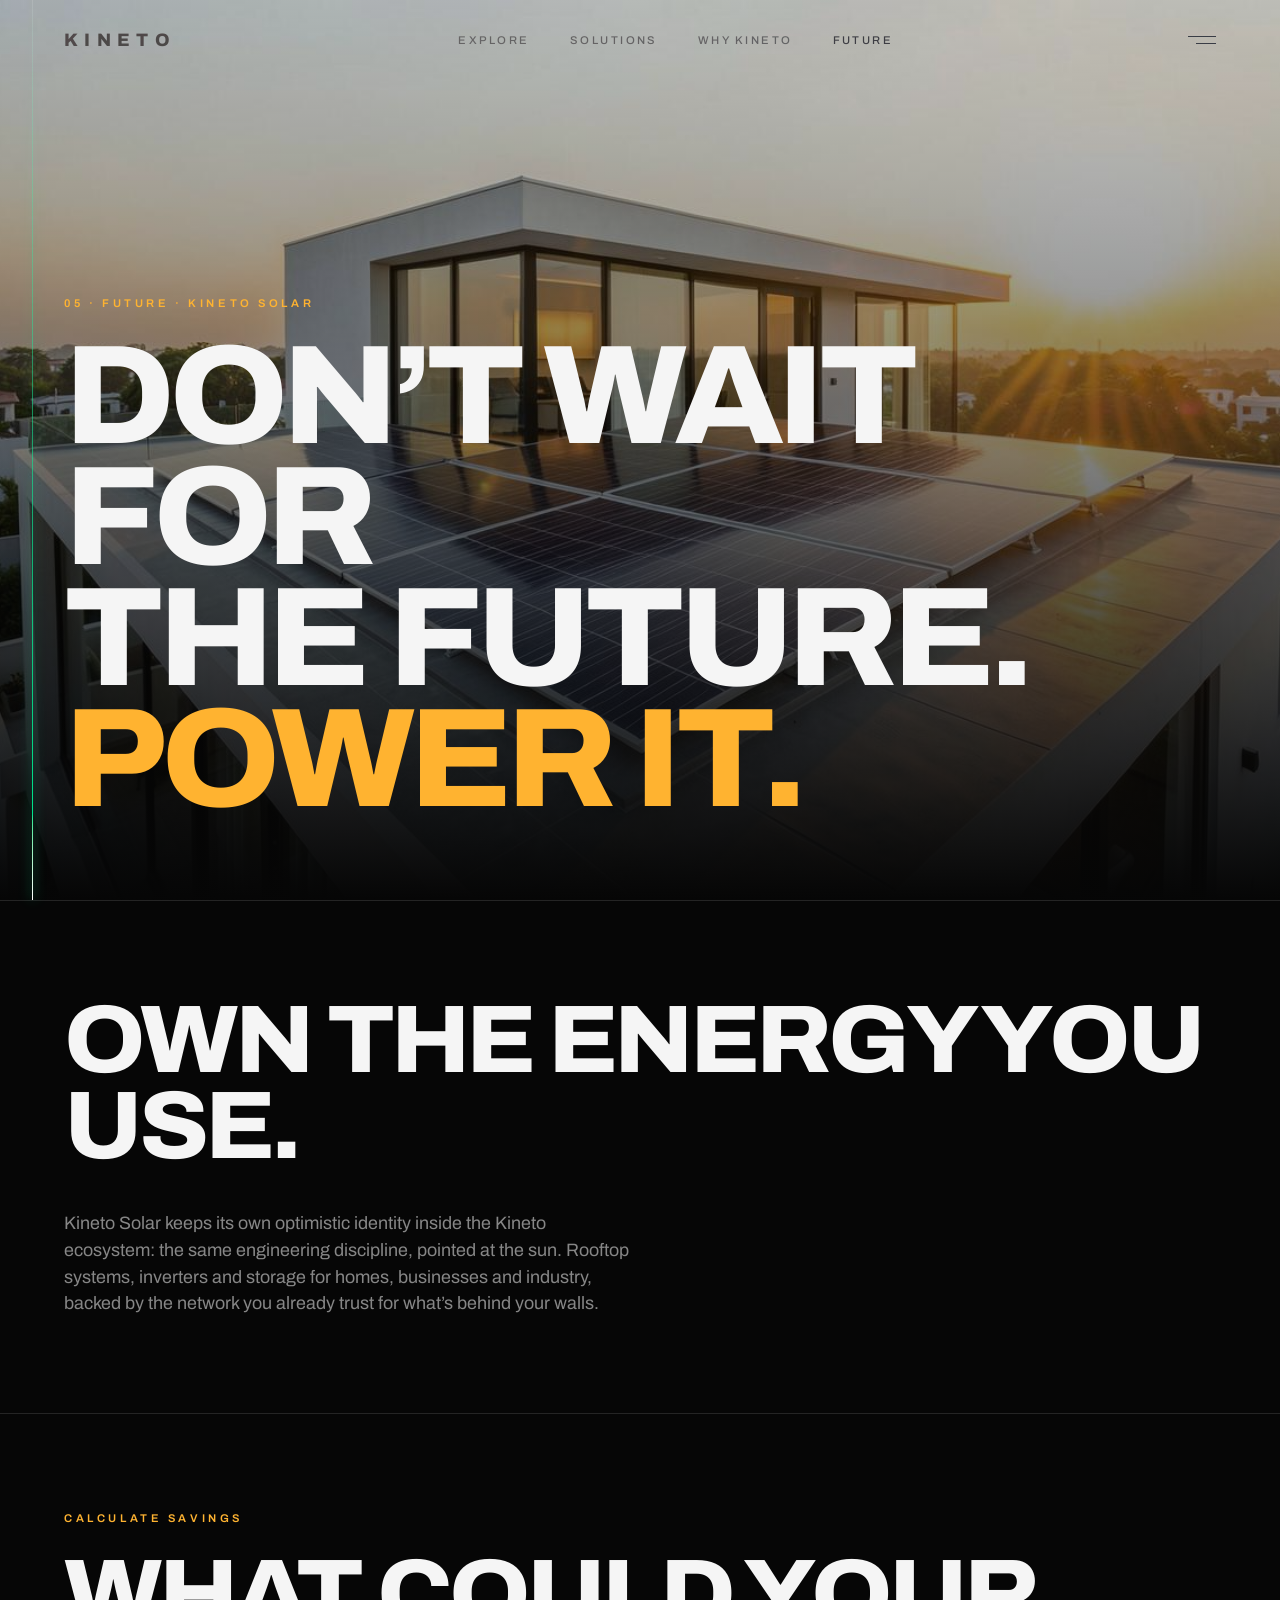
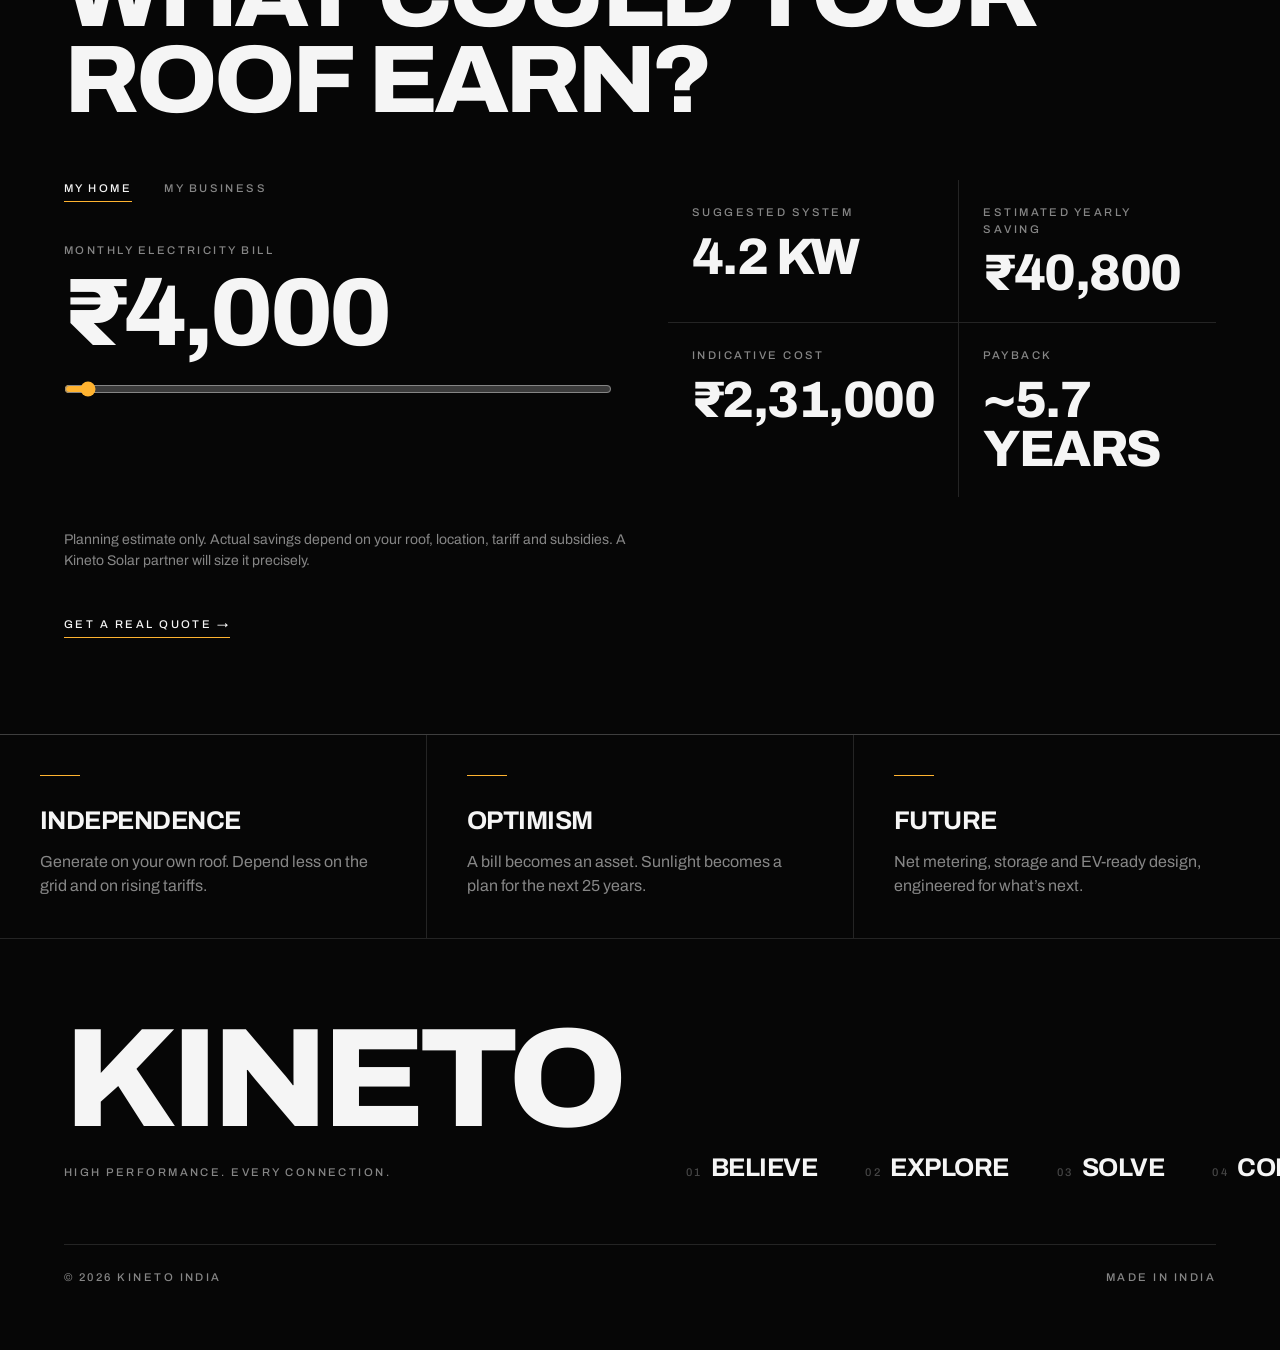
<file: future/index.html>
<!DOCTYPE html>
<html lang="en" class="no-js">
<head>
<meta charset="utf-8">
<meta name="viewport" content="width=device-width, initial-scale=1">
<title>Kineto Solar &mdash; Don&rsquo;t Wait for the Future. Power It.</title>
<meta name="author" content="Kineto India">
<meta name="description" content="Kineto Solar: rooftop solar for Indian homes, businesses and industry. Estimate your savings and own the energy you use.">
<meta name="theme-color" content="#0a0a0a">
<meta property="og:type" content="website">
<meta property="og:title" content="Kineto Solar &mdash; Don&rsquo;t Wait for the Future. Power It.">
<meta property="og:description" content="Kineto Solar: rooftop solar for Indian homes, businesses and industry. Estimate your savings and own the energy you use.">
<meta name="twitter:card" content="summary_large_image">

<meta name="robots" content="noindex">

<link rel="icon" href="../assets/favicon.ico" type="image/x-icon">
<link rel="preconnect" href="https://fonts.googleapis.com">
<link rel="preconnect" href="https://fonts.gstatic.com" crossorigin>
<link rel="stylesheet" href="https://fonts.googleapis.com/css2?family=Archivo:ital,wdth,wght@0,62..125,100..900;1,62..125,100..900&amp;display=swap">
<link rel="stylesheet" href="../css/styles.css">
</head>
<body>
  <div class="rail" aria-hidden="true">
    <span class="rail__fill" data-rail-fill></span>
    <span class="rail__glow energy-line"></span>
  </div>

  <header class="site-header">
    <div class="site-header__inner">
      <a href="../" class="wordmark">Kineto</a>
      <nav class="site-nav" aria-label="Primary">
          <a href="../explore/" class="label">Explore</a>
          <a href="../solutions/" class="label">Solutions</a>
          <a href="../why-kineto/" class="label">Why Kineto</a>
          <a href="../future/" class="label" aria-current="page">Future</a>
      </nav>
      <button type="button" class="burger" data-menu-toggle aria-label="Open menu" aria-expanded="false" aria-controls="menu">
        <span></span>
        <span></span>
      </button>
    </div>
  </header>

  <div class="menu" id="menu" aria-hidden="true">
      <span class="menu__wash wash-copper" data-wash="01"></span>
      <span class="menu__wash wash-glow" data-wash="02"></span>
      <span class="menu__wash wash-steel" data-wash="03"></span>
      <span class="menu__wash wash-breeze" data-wash="04"></span>
      <span class="menu__wash wash-primary" data-wash="05"></span>
      <span class="menu__wash wash-sun" data-wash="06"></span>
      <span class="menu__wash wash-primary" data-wash="07"></span>
      <span class="menu__wash wash-steel" data-wash="08"></span>
      <span class="menu__wash wash-steel" data-wash="09"></span>
      <span class="menu__wash wash-primary" data-wash="10"></span>
    <div class="menu__grain grain"></div>
    <div class="menu__inner">
      <div class="menu__cols">
        <div>
          <p class="eyebrow mb-6">Products</p>
          <ul>
            <li><a href="../explore/wires/" class="menu__link" data-wash="01"><span class="label">01</span><span class="display-md">Wires &amp; Cables</span></a></li>
            <li><a href="../explore/lighting/" class="menu__link" data-wash="02"><span class="label">02</span><span class="display-md">Lighting</span></a></li>
            <li><a href="../explore/switchgear/" class="menu__link" data-wash="03"><span class="label">03</span><span class="display-md">Switchgear</span></a></li>
            <li><a href="../explore/fans/" class="menu__link" data-wash="04"><span class="label">04</span><span class="display-md">Fans</span></a></li>
          </ul>
        </div>
        <div>
          <p class="eyebrow mb-6">Ecosystem</p>
          <ul>
            <li><a href="../connect/#kineward" class="menu__link" data-wash="05"><span class="label">05</span><span class="display-md">Kineward</span></a></li>
            <li><a href="../future/" class="menu__link" data-wash="06"><span class="label">06</span><span class="display-md">Solar</span></a></li>
            <li><a href="../connect/#partner" class="menu__link" data-wash="07"><span class="label">07</span><span class="display-md">Partner with us</span></a></li>
          </ul>
        </div>
        <div>
          <p class="eyebrow mb-6">Company</p>
          <ul>
            <li><a href="../why-kineto/" class="menu__link" data-wash="08"><span class="label">08</span><span class="display-md">Our Story</span></a></li>
            <li><a href="../why-kineto/#stories" class="menu__link" data-wash="09"><span class="label">09</span><span class="display-md">Stories</span></a></li>
            <li><a href="../connect/#contact" class="menu__link" data-wash="10"><span class="label">10</span><span class="display-md">Contact</span></a></li>
          </ul>
        </div>
      </div>
      <div class="menu__sign">
        <span class="spark-dot"></span>
        <span class="label">High performance. Every connection.</span>
      </div>
    </div>
  </div>

  <main>
    <section class="hero-page">
      <img src="../assets/cat-solar.jpg" alt="Solar panels on a modern Indian rooftop at golden hour" width="1280" height="800" class="hero-page__img">
      <span class="hero-page__scrim hero-page__scrim--solar"></span>
      <div class="hero-page__body">
        <p class="eyebrow mb-6 text-sun">05 &middot; Future &middot; Kineto Solar</p>
        <h1 class="display-xl">Don&rsquo;t wait for<br>the future.<br><span class="text-sun">Power it.</span></h1>
      </div>
    </section>

    <section class="section bordered" style="display:grid;gap:2.5rem">
      <div class="reveal"><h2 class="display-lg">Own the energy you use.</h2></div>
      <div class="reveal" data-delay="150">
        <p class="body-lg">Kineto Solar keeps its own optimistic identity inside the Kineto ecosystem: the same engineering discipline, pointed at the sun. Rooftop systems, inverters and storage for homes, businesses and industry, backed by the network you already trust for what&rsquo;s behind your walls.</p>
      </div>
    </section>

    <section class="section bordered" id="calculator" data-calc>
      <div class="reveal">
        <p class="eyebrow mb-6 text-sun">Calculate savings</p>
        <h2 class="display-lg">What could your roof earn?</h2>
      </div>

      <div class="calc">
        <div>
          <div class="calc__modes">
            <button type="button" class="calc__mode label" data-calc-mode="home" aria-pressed="true">My home</button>
            <button type="button" class="calc__mode label" data-calc-mode="business" aria-pressed="false">My business</button>
          </div>
          <label class="label" for="bill" style="display:block">Monthly electricity bill</label>
          <p class="display-lg calc__out" data-calc-billout>&#8377;4,000</p>
          <input id="bill" class="calc__slider" type="range" min="1000" max="100000" step="500" value="4000" data-calc-bill>
        </div>

        <dl class="hairgrid" style="grid-template-columns:repeat(2,1fr)">
          <div class="calc__cell">
            <dt class="label">Suggested system</dt>
            <dd class="display-md mt-3" data-calc-size>4.2 kW</dd>
          </div>
          <div class="calc__cell">
            <dt class="label">Estimated yearly saving</dt>
            <dd class="display-md mt-3" data-calc-saving>&#8377;40,800</dd>
          </div>
          <div class="calc__cell">
            <dt class="label">Indicative cost</dt>
            <dd class="display-md mt-3" data-calc-cost>&#8377;2,31,000</dd>
          </div>
          <div class="calc__cell">
            <dt class="label">Payback</dt>
            <dd class="display-md mt-3" data-calc-payback>~5.7 years</dd>
          </div>
        </dl>
      </div>

      <p class="calc__note">Planning estimate only. Actual savings depend on your roof, location, tariff and subsidies. A Kineto Solar partner will size it precisely.</p>

      <div class="reveal mt-10">
        <a href="../connect/#contact" class="link link--sun label">Get a real quote &rarr;</a>
      </div>
    </section>

    <section class="hairgrid cols-md-3 bordered">
      <div class="reveal pillar" data-delay="0">
        <span class="pillar__rule"></span>
        <h3 class="display-sm">Independence</h3>
        <p class="body mt-4">Generate on your own roof. Depend less on the grid and on rising tariffs.</p>
      </div>
      <div class="reveal pillar" data-delay="100">
        <span class="pillar__rule"></span>
        <h3 class="display-sm">Optimism</h3>
        <p class="body mt-4">A bill becomes an asset. Sunlight becomes a plan for the next 25 years.</p>
      </div>
      <div class="reveal pillar" data-delay="200">
        <span class="pillar__rule"></span>
        <h3 class="display-sm">Future</h3>
        <p class="body mt-4">Net metering, storage and EV-ready design, engineered for what&rsquo;s next.</p>
      </div>
    </section>

  </main>

  <footer class="site-footer">
    <div class="site-footer__top">
      <div>
        <p class="display-xl">Kineto</p>
        <p class="label mt-6">High performance. Every connection.</p>
      </div>
      <ul class="site-footer__nav">
        <li><a href="../why-kineto/"><span class="label">01</span><span class="display-sm">Believe</span></a></li>
        <li><a href="../explore/"><span class="label">02</span><span class="display-sm">Explore</span></a></li>
        <li><a href="../solutions/"><span class="label">03</span><span class="display-sm">Solve</span></a></li>
        <li><a href="../connect/"><span class="label">04</span><span class="display-sm">Connect</span></a></li>
        <li><a href="../future/"><span class="label">05</span><span class="display-sm">Future</span></a></li>
      </ul>
    </div>
    <div class="site-footer__base label">
      <span>&copy; <span data-year>2026</span> Kineto India</span>
      <span>Made in India</span>
    </div>
  </footer>

  <nav class="quickbar" aria-label="Quick actions">
    <a href="tel:+911800000000"><svg viewBox="0 0 24 24" fill="none" stroke="currentColor" stroke-width="1.5" stroke-linecap="round" stroke-linejoin="round" aria-hidden="true"><path d="M13.832 16.568a1 1 0 0 0 1.213-.303l.355-.465A2 2 0 0 1 17 15h3a2 2 0 0 1 2 2v3a2 2 0 0 1-2 2A18 18 0 0 1 2 4a2 2 0 0 1 2-2h3a2 2 0 0 1 2 2v3a2 2 0 0 1-.8 1.6l-.468.351a1 1 0 0 0-.292 1.233 14 14 0 0 0 6.392 6.384"/></svg> Call</a>
    <a href="../connect/#dealer"><svg viewBox="0 0 24 24" fill="none" stroke="currentColor" stroke-width="1.5" stroke-linecap="round" stroke-linejoin="round" aria-hidden="true"><path d="M20 10c0 4.993-5.539 10.193-7.399 11.799a1 1 0 0 1-1.202 0C9.539 20.193 4 14.993 4 10a8 8 0 0 1 16 0"/><circle cx="12" cy="10" r="3"/></svg> Dealer</a>
    <a href="https://wa.me/911800000000" target="_blank" rel="noreferrer"><svg viewBox="0 0 24 24" fill="none" stroke="currentColor" stroke-width="1.5" stroke-linecap="round" stroke-linejoin="round" aria-hidden="true"><path d="M2.992 16.342a2 2 0 0 1 .094 1.167l-1.065 3.29a1 1 0 0 0 1.236 1.168l3.413-.998a2 2 0 0 1 1.099.092 10 10 0 1 0-4.777-4.719"/></svg> WhatsApp</a>
    <a href="../explore/"><svg viewBox="0 0 24 24" fill="none" stroke="currentColor" stroke-width="1.5" stroke-linecap="round" stroke-linejoin="round" aria-hidden="true"><path d="M12 7v14"/><path d="M3 18a1 1 0 0 1-1-1V4a1 1 0 0 1 1-1h5a4 4 0 0 1 4 4 4 4 0 0 1 4-4h5a1 1 0 0 1 1 1v13a1 1 0 0 1-1 1h-6a3 3 0 0 0-3 3 3 3 0 0 0-3-3z"/></svg> Catalogue</a>
  </nav>

  <script src="../js/main.js"></script>

</body>
</html>
</file>
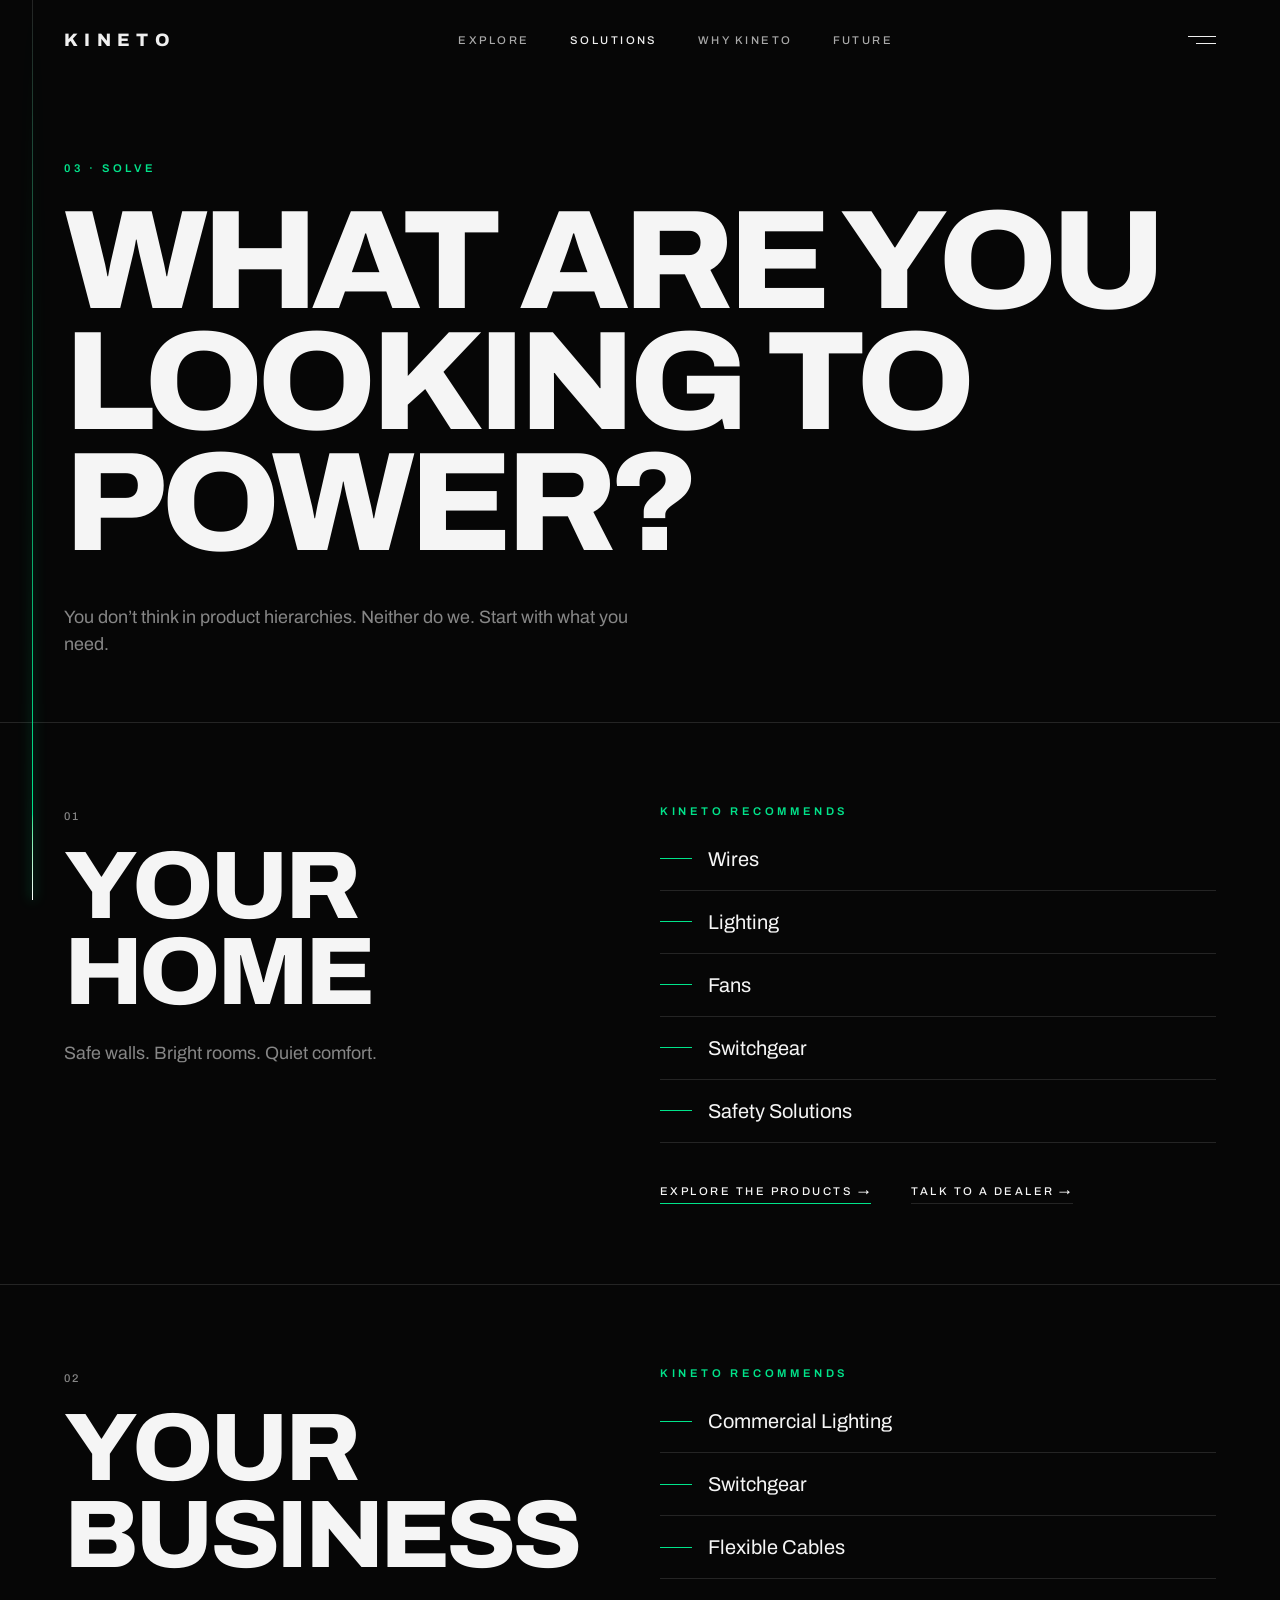
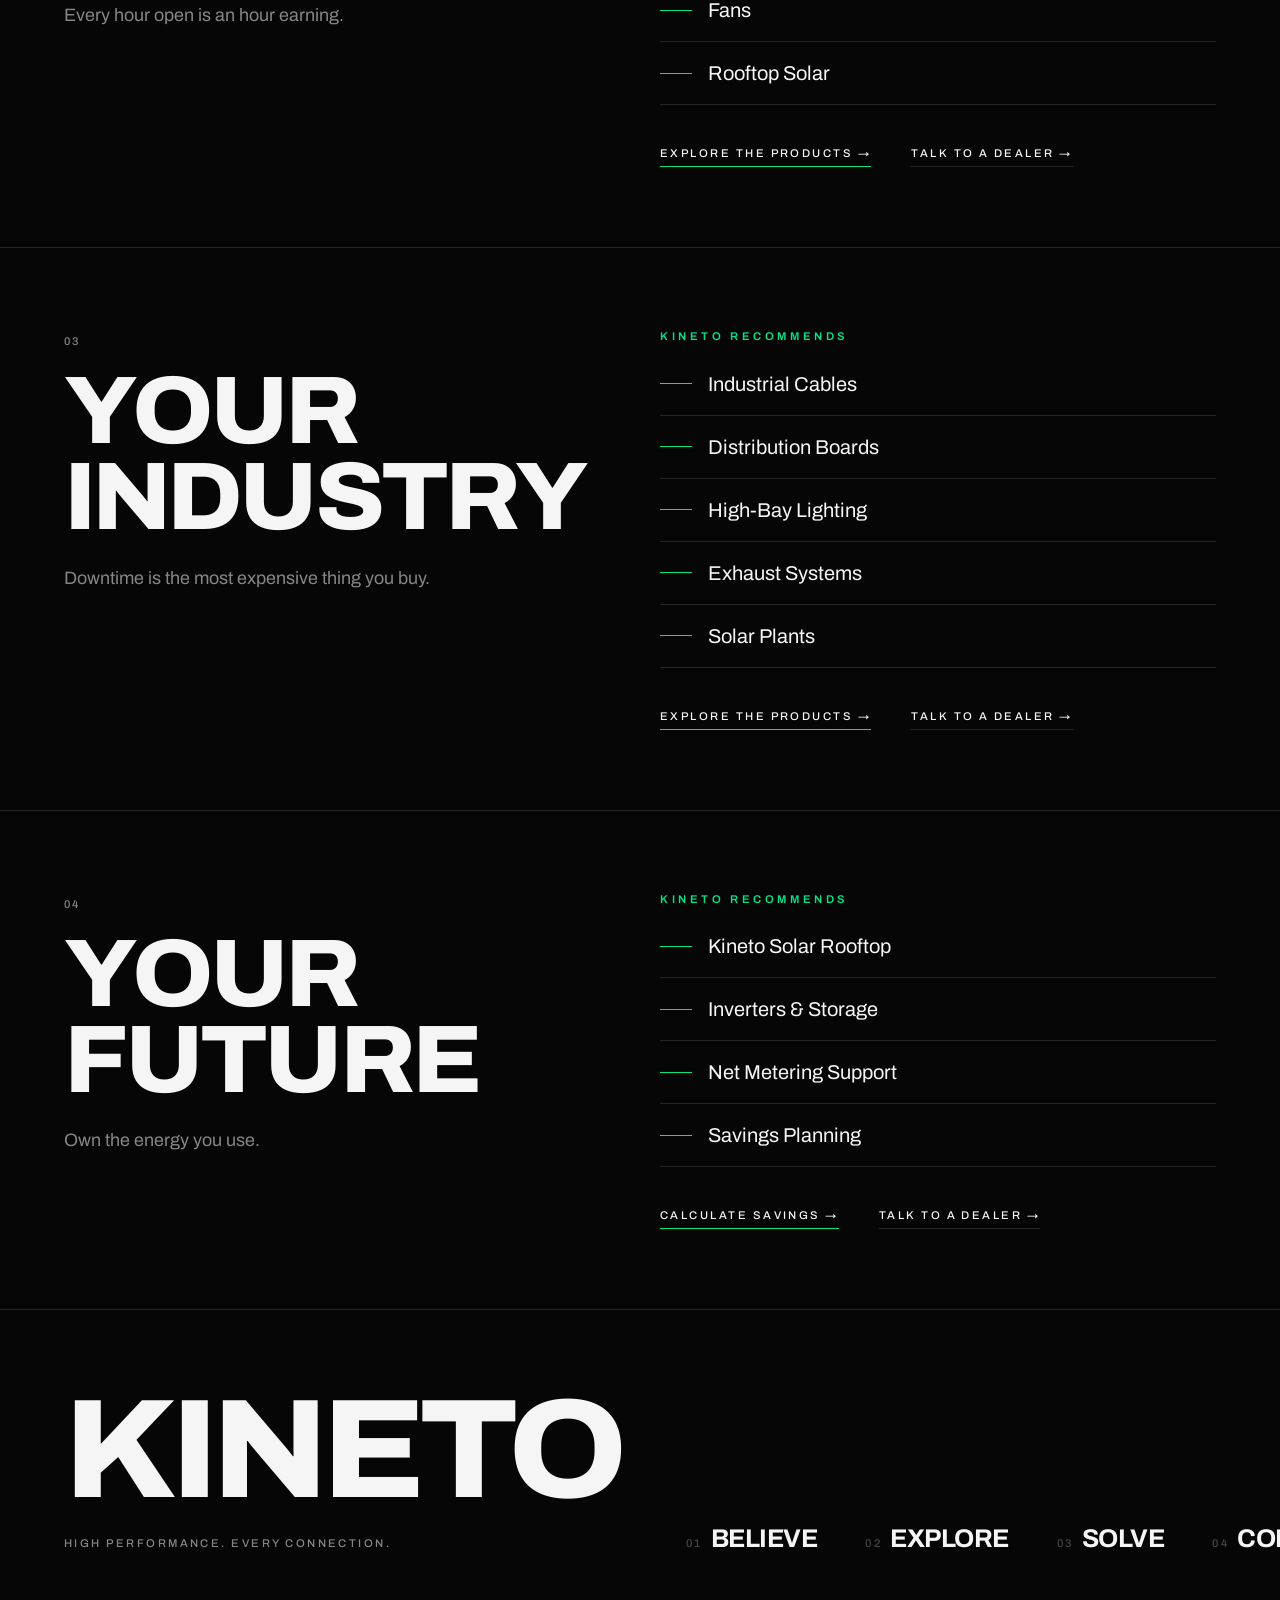
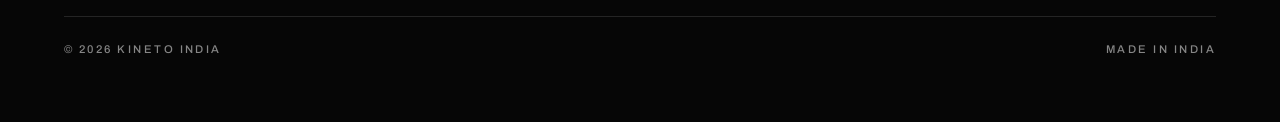
<file: solutions/index.html>
<!DOCTYPE html>
<html lang="en" class="no-js">
<head>
<meta charset="utf-8">
<meta name="viewport" content="width=device-width, initial-scale=1">
<title>Solutions for Homes, Businesses &amp; Industry &mdash; Kineto India</title>
<meta name="author" content="Kineto India">
<meta name="description" content="What are you looking to power? Kineto recommends the right wires, lighting, fans, switchgear and solar for your home, business, industry or future.">
<meta name="theme-color" content="#0a0a0a">
<meta property="og:type" content="website">
<meta property="og:title" content="Solutions for Homes, Businesses &amp; Industry &mdash; Kineto India">
<meta property="og:description" content="What are you looking to power? Kineto recommends the right wires, lighting, fans, switchgear and solar for your home, business, industry or future.">
<meta name="twitter:card" content="summary_large_image">

<meta name="robots" content="noindex">

<link rel="icon" href="../assets/favicon.ico" type="image/x-icon">
<link rel="preconnect" href="https://fonts.googleapis.com">
<link rel="preconnect" href="https://fonts.gstatic.com" crossorigin>
<link rel="stylesheet" href="https://fonts.googleapis.com/css2?family=Archivo:ital,wdth,wght@0,62..125,100..900;1,62..125,100..900&amp;display=swap">
<link rel="stylesheet" href="../css/styles.css">
</head>
<body>
  <div class="rail" aria-hidden="true">
    <span class="rail__fill" data-rail-fill></span>
    <span class="rail__glow energy-line"></span>
  </div>

  <header class="site-header">
    <div class="site-header__inner">
      <a href="../" class="wordmark">Kineto</a>
      <nav class="site-nav" aria-label="Primary">
          <a href="../explore/" class="label">Explore</a>
          <a href="../solutions/" class="label" aria-current="page">Solutions</a>
          <a href="../why-kineto/" class="label">Why Kineto</a>
          <a href="../future/" class="label">Future</a>
      </nav>
      <button type="button" class="burger" data-menu-toggle aria-label="Open menu" aria-expanded="false" aria-controls="menu">
        <span></span>
        <span></span>
      </button>
    </div>
  </header>

  <div class="menu" id="menu" aria-hidden="true">
      <span class="menu__wash wash-copper" data-wash="01"></span>
      <span class="menu__wash wash-glow" data-wash="02"></span>
      <span class="menu__wash wash-steel" data-wash="03"></span>
      <span class="menu__wash wash-breeze" data-wash="04"></span>
      <span class="menu__wash wash-primary" data-wash="05"></span>
      <span class="menu__wash wash-sun" data-wash="06"></span>
      <span class="menu__wash wash-primary" data-wash="07"></span>
      <span class="menu__wash wash-steel" data-wash="08"></span>
      <span class="menu__wash wash-steel" data-wash="09"></span>
      <span class="menu__wash wash-primary" data-wash="10"></span>
    <div class="menu__grain grain"></div>
    <div class="menu__inner">
      <div class="menu__cols">
        <div>
          <p class="eyebrow mb-6">Products</p>
          <ul>
            <li><a href="../explore/wires/" class="menu__link" data-wash="01"><span class="label">01</span><span class="display-md">Wires &amp; Cables</span></a></li>
            <li><a href="../explore/lighting/" class="menu__link" data-wash="02"><span class="label">02</span><span class="display-md">Lighting</span></a></li>
            <li><a href="../explore/switchgear/" class="menu__link" data-wash="03"><span class="label">03</span><span class="display-md">Switchgear</span></a></li>
            <li><a href="../explore/fans/" class="menu__link" data-wash="04"><span class="label">04</span><span class="display-md">Fans</span></a></li>
          </ul>
        </div>
        <div>
          <p class="eyebrow mb-6">Ecosystem</p>
          <ul>
            <li><a href="../connect/#kineward" class="menu__link" data-wash="05"><span class="label">05</span><span class="display-md">Kineward</span></a></li>
            <li><a href="../future/" class="menu__link" data-wash="06"><span class="label">06</span><span class="display-md">Solar</span></a></li>
            <li><a href="../connect/#partner" class="menu__link" data-wash="07"><span class="label">07</span><span class="display-md">Partner with us</span></a></li>
          </ul>
        </div>
        <div>
          <p class="eyebrow mb-6">Company</p>
          <ul>
            <li><a href="../why-kineto/" class="menu__link" data-wash="08"><span class="label">08</span><span class="display-md">Our Story</span></a></li>
            <li><a href="../why-kineto/#stories" class="menu__link" data-wash="09"><span class="label">09</span><span class="display-md">Stories</span></a></li>
            <li><a href="../connect/#contact" class="menu__link" data-wash="10"><span class="label">10</span><span class="display-md">Contact</span></a></li>
          </ul>
        </div>
      </div>
      <div class="menu__sign">
        <span class="spark-dot"></span>
        <span class="label">High performance. Every connection.</span>
      </div>
    </div>
  </div>

  <main>
    <section class="section section--top">
      <div class="reveal">
        <p class="eyebrow mb-6">03 &middot; Solve</p>
        <h1 class="display-xl">What are you looking to power?</h1>
      </div>
      <div class="reveal mt-10" data-delay="200">
        <p class="body-lg">You don&rsquo;t think in product hierarchies. Neither do we. Start with what you need.</p>
      </div>
    </section>

    <section class="solve" id="home">
      <div>
        <div class="reveal">
          <span class="label">01</span>
          <h2 class="display-lg mt-4">Your Home</h2>
        </div>
        <div class="reveal mt-6" data-delay="150"><p class="body-lg">Safe walls. Bright rooms. Quiet comfort.</p></div>
      </div>
      <div>
        <div class="reveal" data-delay="200">
          <p class="eyebrow mb-6">Kineto recommends</p>
          <ul class="solve__list">
            <li>Wires</li>
            <li>Lighting</li>
            <li>Fans</li>
            <li>Switchgear</li>
            <li>Safety Solutions</li>
          </ul>
          <div class="link-row">
            <a href="../explore/" class="link link--spark label">Explore the products &rarr;</a>
            <a href="../connect/#dealer" class="link label">Talk to a dealer &rarr;</a>
          </div>
        </div>
      </div>
    </section>

    <section class="solve" id="business">
      <div>
        <div class="reveal">
          <span class="label">02</span>
          <h2 class="display-lg mt-4">Your Business</h2>
        </div>
        <div class="reveal mt-6" data-delay="150"><p class="body-lg">Every hour open is an hour earning.</p></div>
      </div>
      <div>
        <div class="reveal" data-delay="200">
          <p class="eyebrow mb-6">Kineto recommends</p>
          <ul class="solve__list">
            <li>Commercial Lighting</li>
            <li>Switchgear</li>
            <li>Flexible Cables</li>
            <li>Fans</li>
            <li>Rooftop Solar</li>
          </ul>
          <div class="link-row">
            <a href="../explore/" class="link link--spark label">Explore the products &rarr;</a>
            <a href="../connect/#dealer" class="link label">Talk to a dealer &rarr;</a>
          </div>
        </div>
      </div>
    </section>

    <section class="solve" id="industry">
      <div>
        <div class="reveal">
          <span class="label">03</span>
          <h2 class="display-lg mt-4">Your Industry</h2>
        </div>
        <div class="reveal mt-6" data-delay="150"><p class="body-lg">Downtime is the most expensive thing you buy.</p></div>
      </div>
      <div>
        <div class="reveal" data-delay="200">
          <p class="eyebrow mb-6">Kineto recommends</p>
          <ul class="solve__list">
            <li>Industrial Cables</li>
            <li>Distribution Boards</li>
            <li>High-Bay Lighting</li>
            <li>Exhaust Systems</li>
            <li>Solar Plants</li>
          </ul>
          <div class="link-row">
            <a href="../explore/" class="link link--spark label">Explore the products &rarr;</a>
            <a href="../connect/#dealer" class="link label">Talk to a dealer &rarr;</a>
          </div>
        </div>
      </div>
    </section>

    <section class="solve" id="future">
      <div>
        <div class="reveal">
          <span class="label">04</span>
          <h2 class="display-lg mt-4">Your Future</h2>
        </div>
        <div class="reveal mt-6" data-delay="150"><p class="body-lg">Own the energy you use.</p></div>
      </div>
      <div>
        <div class="reveal" data-delay="200">
          <p class="eyebrow mb-6">Kineto recommends</p>
          <ul class="solve__list">
            <li>Kineto Solar Rooftop</li>
            <li>Inverters &amp; Storage</li>
            <li>Net Metering Support</li>
            <li>Savings Planning</li>
          </ul>
          <div class="link-row">
            <a href="../future/" class="link link--spark label">Calculate savings &rarr;</a>
            <a href="../connect/#dealer" class="link label">Talk to a dealer &rarr;</a>
          </div>
        </div>
      </div>
    </section>

  </main>

  <footer class="site-footer">
    <div class="site-footer__top">
      <div>
        <p class="display-xl">Kineto</p>
        <p class="label mt-6">High performance. Every connection.</p>
      </div>
      <ul class="site-footer__nav">
        <li><a href="../why-kineto/"><span class="label">01</span><span class="display-sm">Believe</span></a></li>
        <li><a href="../explore/"><span class="label">02</span><span class="display-sm">Explore</span></a></li>
        <li><a href="../solutions/"><span class="label">03</span><span class="display-sm">Solve</span></a></li>
        <li><a href="../connect/"><span class="label">04</span><span class="display-sm">Connect</span></a></li>
        <li><a href="../future/"><span class="label">05</span><span class="display-sm">Future</span></a></li>
      </ul>
    </div>
    <div class="site-footer__base label">
      <span>&copy; <span data-year>2026</span> Kineto India</span>
      <span>Made in India</span>
    </div>
  </footer>

  <nav class="quickbar" aria-label="Quick actions">
    <a href="tel:+911800000000"><svg viewBox="0 0 24 24" fill="none" stroke="currentColor" stroke-width="1.5" stroke-linecap="round" stroke-linejoin="round" aria-hidden="true"><path d="M13.832 16.568a1 1 0 0 0 1.213-.303l.355-.465A2 2 0 0 1 17 15h3a2 2 0 0 1 2 2v3a2 2 0 0 1-2 2A18 18 0 0 1 2 4a2 2 0 0 1 2-2h3a2 2 0 0 1 2 2v3a2 2 0 0 1-.8 1.6l-.468.351a1 1 0 0 0-.292 1.233 14 14 0 0 0 6.392 6.384"/></svg> Call</a>
    <a href="../connect/#dealer"><svg viewBox="0 0 24 24" fill="none" stroke="currentColor" stroke-width="1.5" stroke-linecap="round" stroke-linejoin="round" aria-hidden="true"><path d="M20 10c0 4.993-5.539 10.193-7.399 11.799a1 1 0 0 1-1.202 0C9.539 20.193 4 14.993 4 10a8 8 0 0 1 16 0"/><circle cx="12" cy="10" r="3"/></svg> Dealer</a>
    <a href="https://wa.me/911800000000" target="_blank" rel="noreferrer"><svg viewBox="0 0 24 24" fill="none" stroke="currentColor" stroke-width="1.5" stroke-linecap="round" stroke-linejoin="round" aria-hidden="true"><path d="M2.992 16.342a2 2 0 0 1 .094 1.167l-1.065 3.29a1 1 0 0 0 1.236 1.168l3.413-.998a2 2 0 0 1 1.099.092 10 10 0 1 0-4.777-4.719"/></svg> WhatsApp</a>
    <a href="../explore/"><svg viewBox="0 0 24 24" fill="none" stroke="currentColor" stroke-width="1.5" stroke-linecap="round" stroke-linejoin="round" aria-hidden="true"><path d="M12 7v14"/><path d="M3 18a1 1 0 0 1-1-1V4a1 1 0 0 1 1-1h5a4 4 0 0 1 4 4 4 4 0 0 1 4-4h5a1 1 0 0 1 1 1v13a1 1 0 0 1-1 1h-6a3 3 0 0 0-3 3 3 3 0 0 0-3-3z"/></svg> Catalogue</a>
  </nav>

  <script src="../js/main.js"></script>

</body>
</html>
</file>
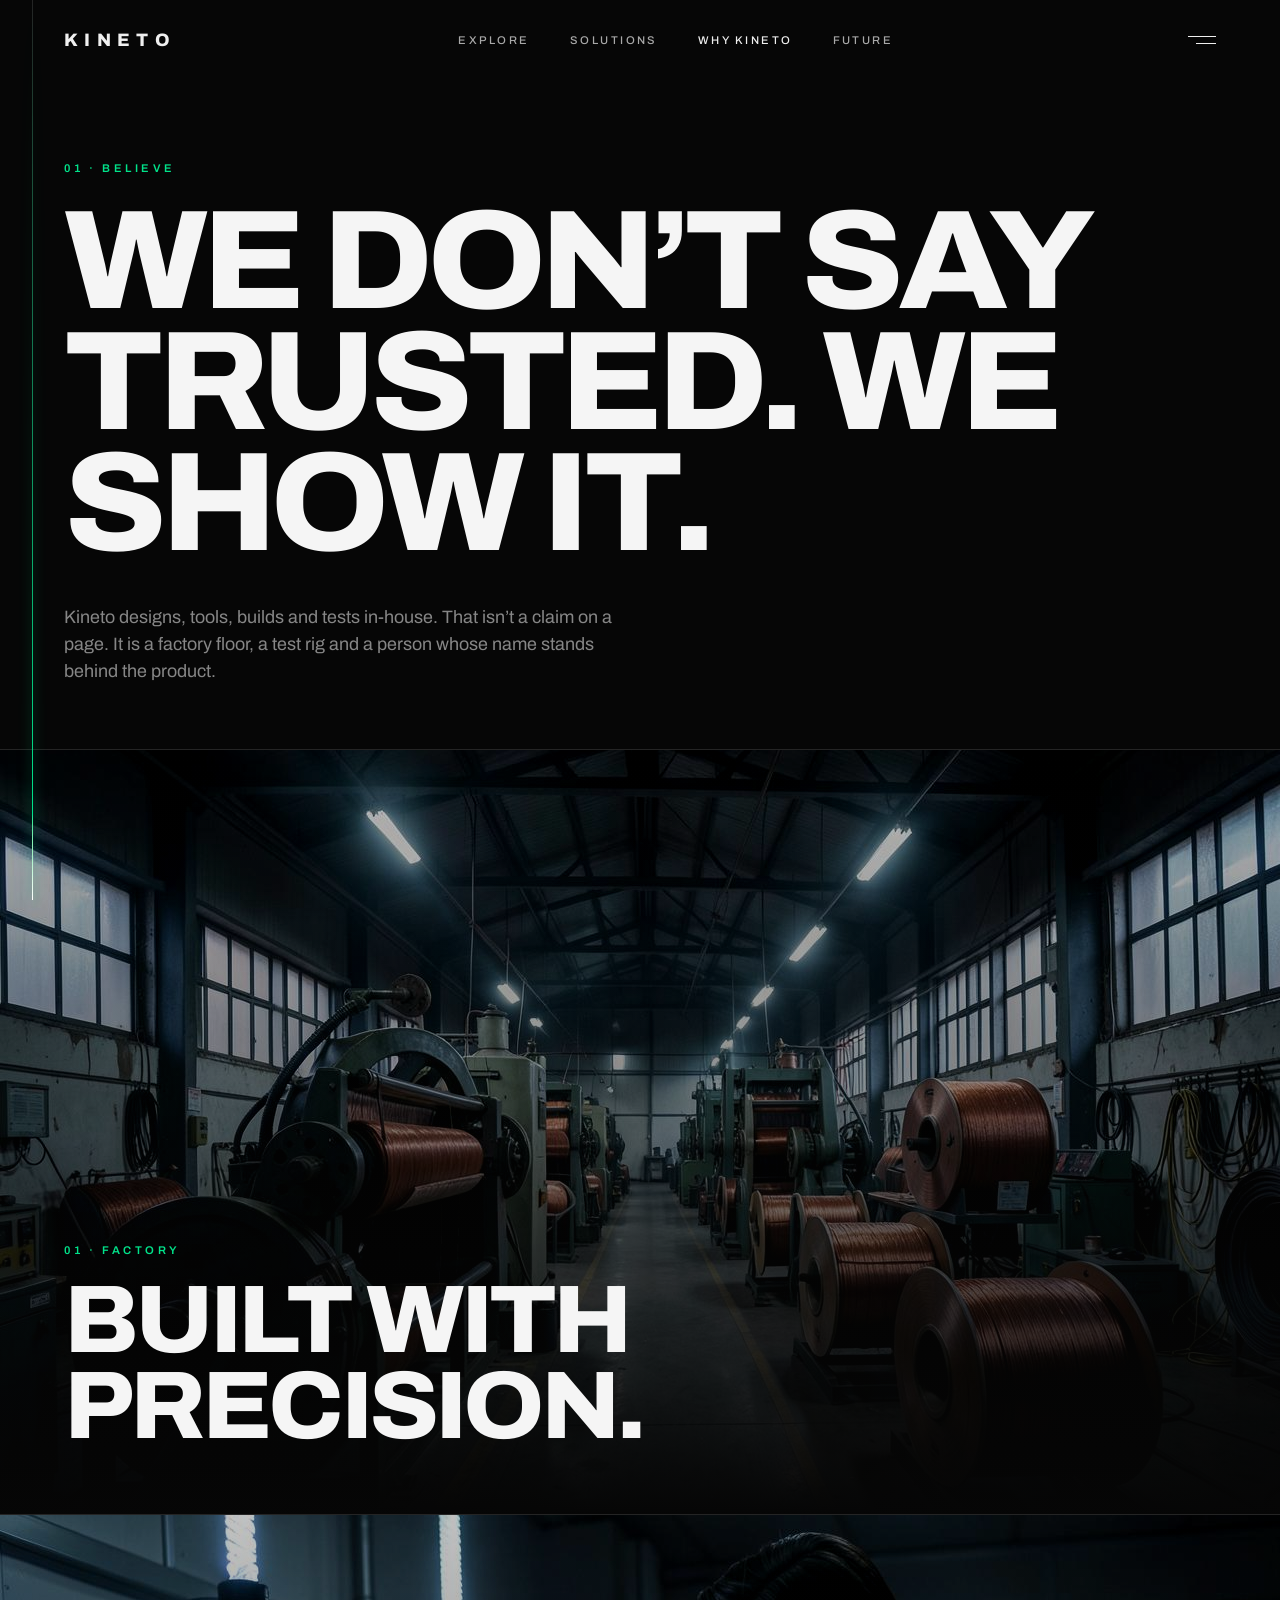
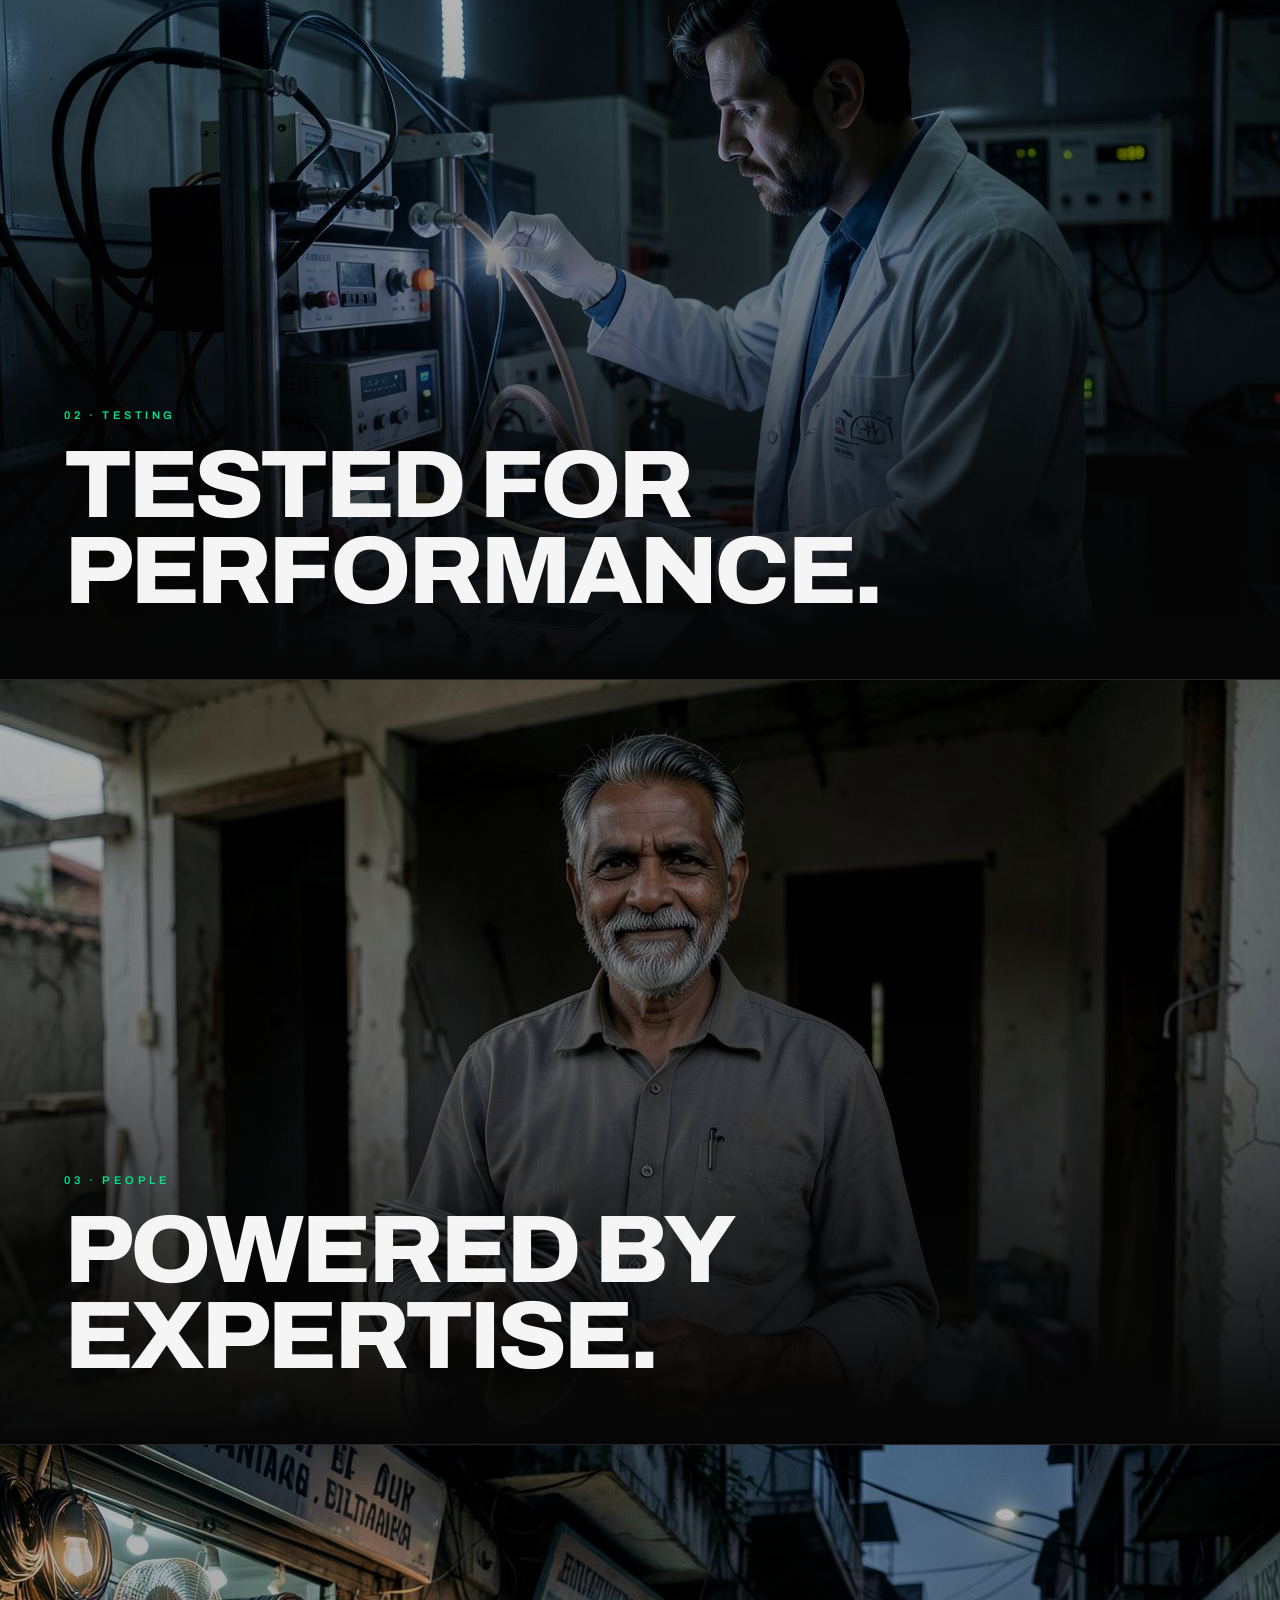
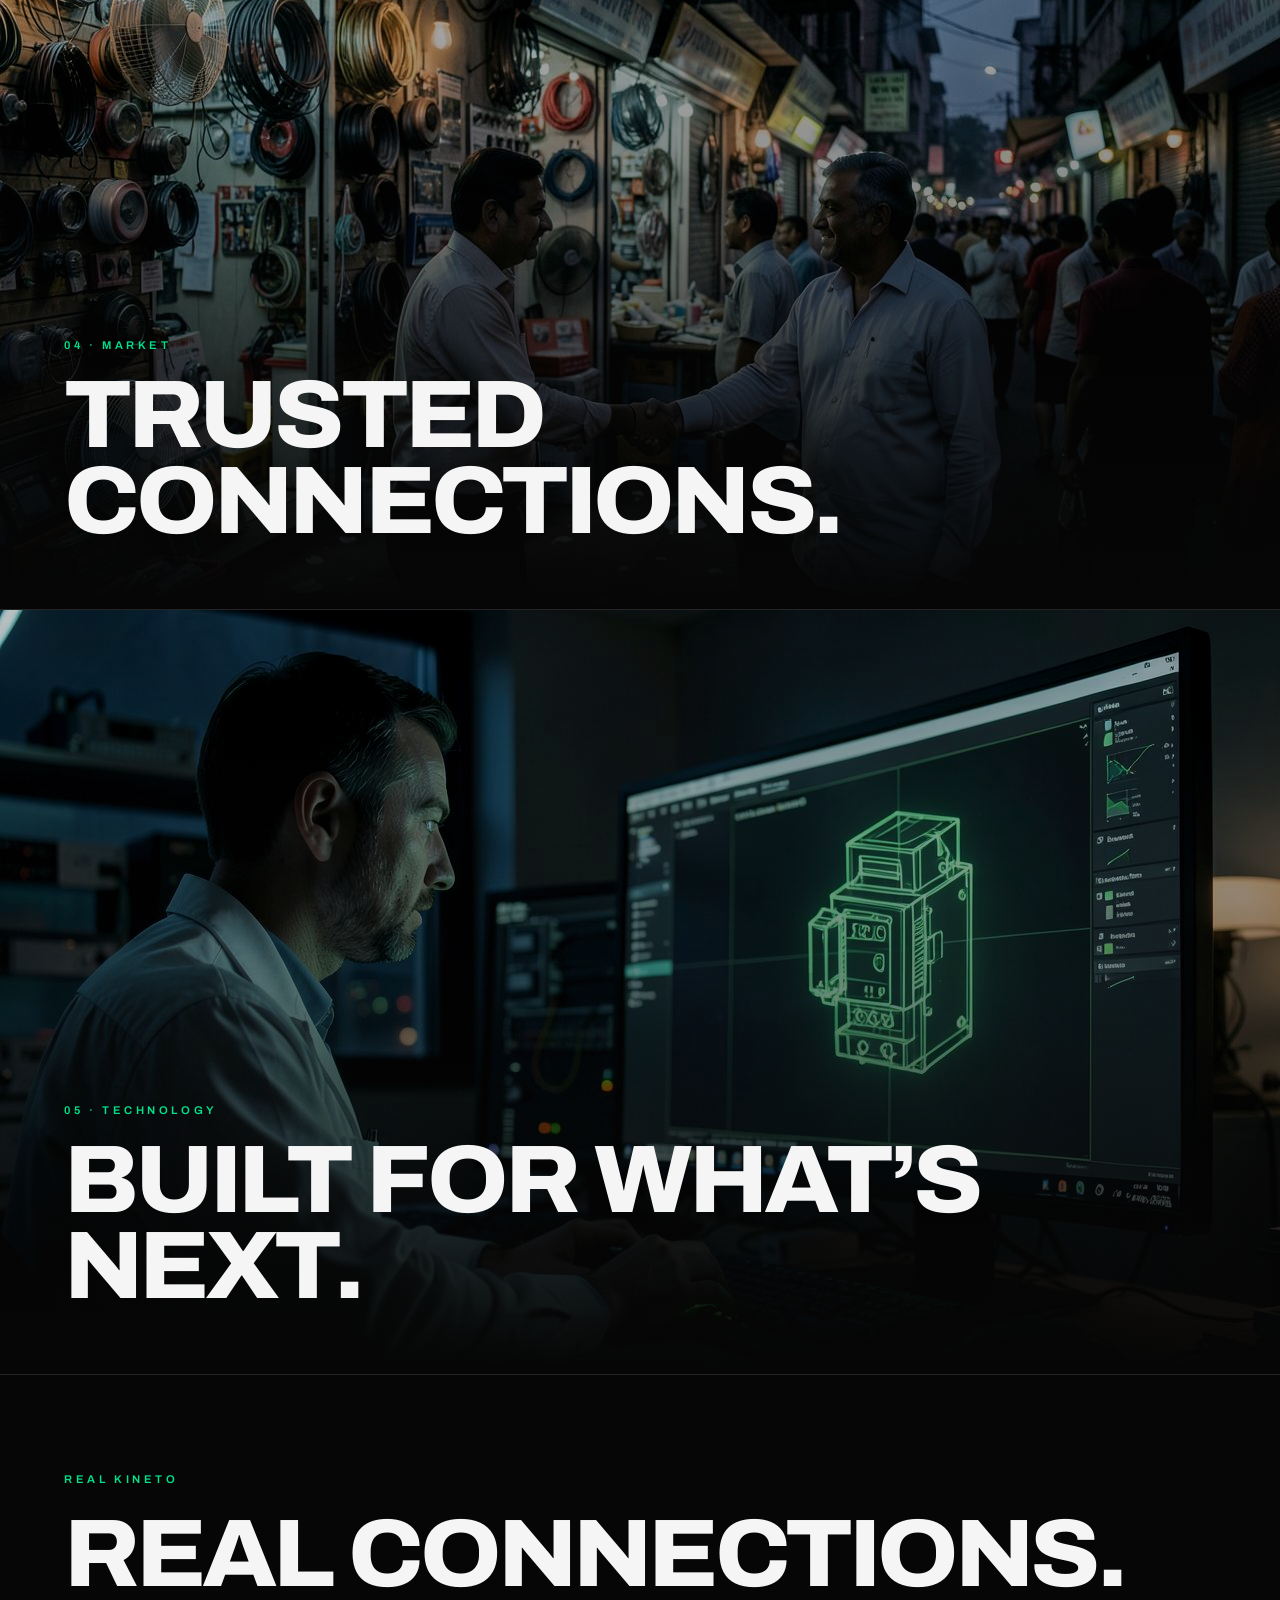
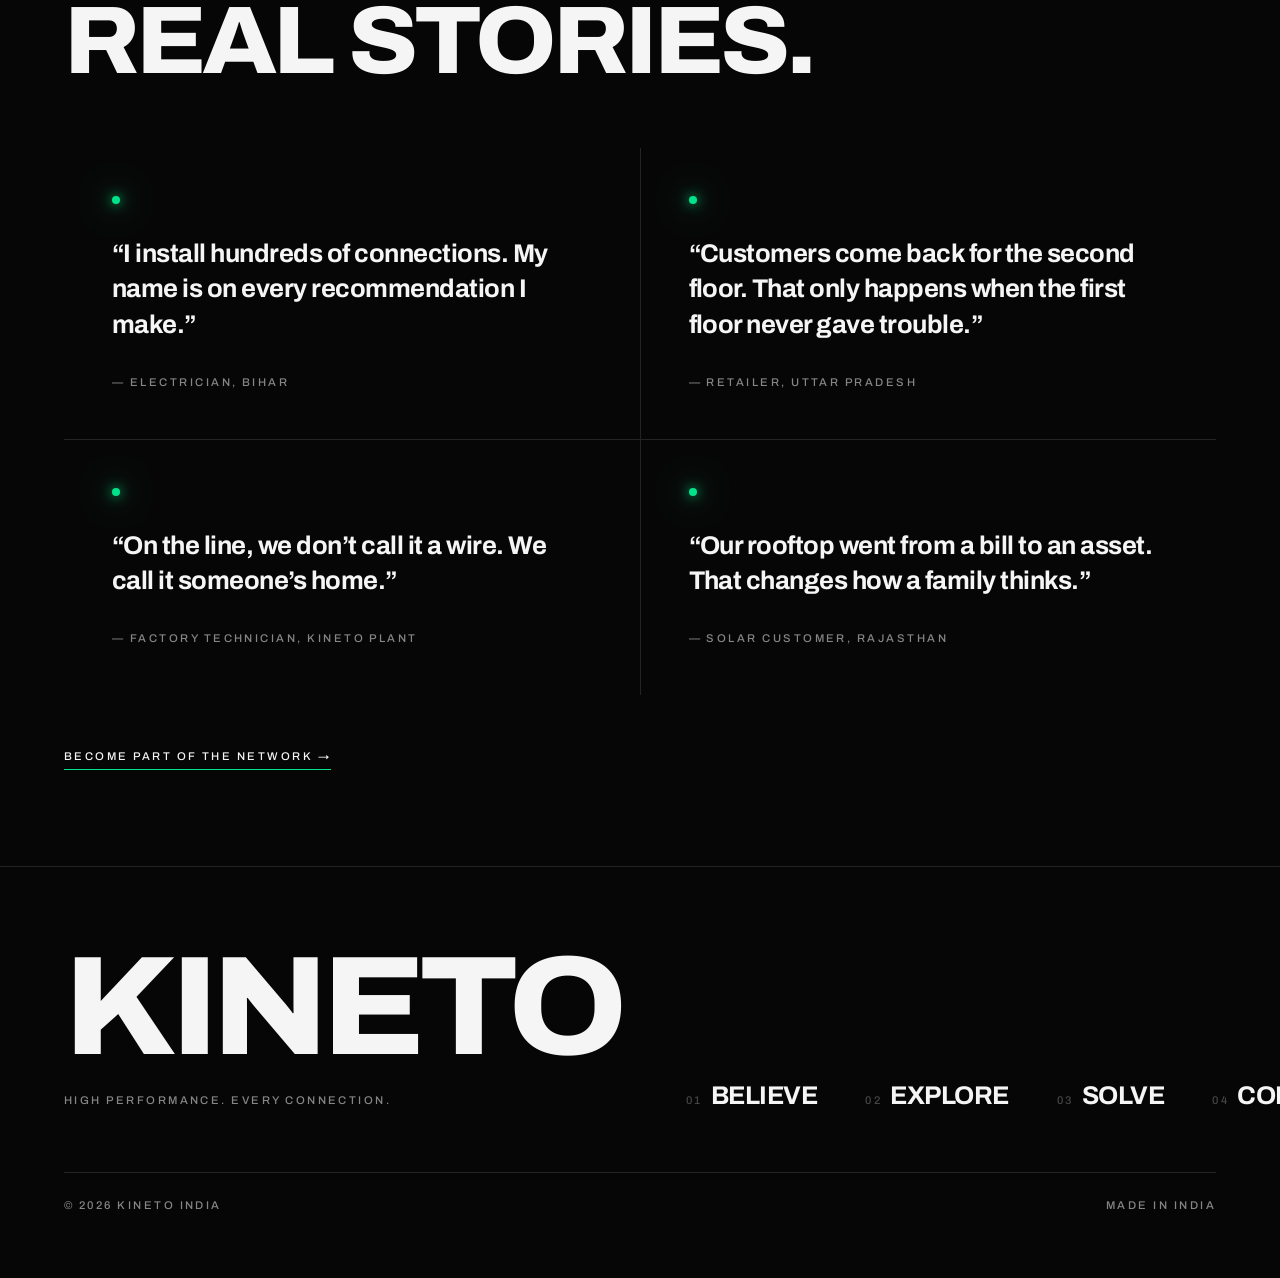
<file: why-kineto/index.html>
<!DOCTYPE html>
<html lang="en" class="no-js">
<head>
<meta charset="utf-8">
<meta name="viewport" content="width=device-width, initial-scale=1">
<title>Why Kineto &mdash; Built with Precision, Tested for Performance</title>
<meta name="author" content="Kineto India">
<meta name="description" content="Kineto&rsquo;s story in proof, not promises: in-house tooling, design, testing and R&amp;D, and the real electricians, retailers and engineers behind every connection.">
<meta name="theme-color" content="#0a0a0a">
<meta property="og:type" content="website">
<meta property="og:title" content="Why Kineto &mdash; Built with Precision, Tested for Performance">
<meta property="og:description" content="Kineto&rsquo;s story in proof, not promises: in-house tooling, design, testing and R&amp;D, and the real electricians, retailers and engineers behind every connection.">
<meta name="twitter:card" content="summary_large_image">

<meta name="robots" content="noindex">

<link rel="icon" href="../assets/favicon.ico" type="image/x-icon">
<link rel="preconnect" href="https://fonts.googleapis.com">
<link rel="preconnect" href="https://fonts.gstatic.com" crossorigin>
<link rel="stylesheet" href="https://fonts.googleapis.com/css2?family=Archivo:ital,wdth,wght@0,62..125,100..900;1,62..125,100..900&amp;display=swap">
<link rel="stylesheet" href="../css/styles.css">
</head>
<body>
  <div class="rail" aria-hidden="true">
    <span class="rail__fill" data-rail-fill></span>
    <span class="rail__glow energy-line"></span>
  </div>

  <header class="site-header">
    <div class="site-header__inner">
      <a href="../" class="wordmark">Kineto</a>
      <nav class="site-nav" aria-label="Primary">
          <a href="../explore/" class="label">Explore</a>
          <a href="../solutions/" class="label">Solutions</a>
          <a href="../why-kineto/" class="label" aria-current="page">Why Kineto</a>
          <a href="../future/" class="label">Future</a>
      </nav>
      <button type="button" class="burger" data-menu-toggle aria-label="Open menu" aria-expanded="false" aria-controls="menu">
        <span></span>
        <span></span>
      </button>
    </div>
  </header>

  <div class="menu" id="menu" aria-hidden="true">
      <span class="menu__wash wash-copper" data-wash="01"></span>
      <span class="menu__wash wash-glow" data-wash="02"></span>
      <span class="menu__wash wash-steel" data-wash="03"></span>
      <span class="menu__wash wash-breeze" data-wash="04"></span>
      <span class="menu__wash wash-primary" data-wash="05"></span>
      <span class="menu__wash wash-sun" data-wash="06"></span>
      <span class="menu__wash wash-primary" data-wash="07"></span>
      <span class="menu__wash wash-steel" data-wash="08"></span>
      <span class="menu__wash wash-steel" data-wash="09"></span>
      <span class="menu__wash wash-primary" data-wash="10"></span>
    <div class="menu__grain grain"></div>
    <div class="menu__inner">
      <div class="menu__cols">
        <div>
          <p class="eyebrow mb-6">Products</p>
          <ul>
            <li><a href="../explore/wires/" class="menu__link" data-wash="01"><span class="label">01</span><span class="display-md">Wires &amp; Cables</span></a></li>
            <li><a href="../explore/lighting/" class="menu__link" data-wash="02"><span class="label">02</span><span class="display-md">Lighting</span></a></li>
            <li><a href="../explore/switchgear/" class="menu__link" data-wash="03"><span class="label">03</span><span class="display-md">Switchgear</span></a></li>
            <li><a href="../explore/fans/" class="menu__link" data-wash="04"><span class="label">04</span><span class="display-md">Fans</span></a></li>
          </ul>
        </div>
        <div>
          <p class="eyebrow mb-6">Ecosystem</p>
          <ul>
            <li><a href="../connect/#kineward" class="menu__link" data-wash="05"><span class="label">05</span><span class="display-md">Kineward</span></a></li>
            <li><a href="../future/" class="menu__link" data-wash="06"><span class="label">06</span><span class="display-md">Solar</span></a></li>
            <li><a href="../connect/#partner" class="menu__link" data-wash="07"><span class="label">07</span><span class="display-md">Partner with us</span></a></li>
          </ul>
        </div>
        <div>
          <p class="eyebrow mb-6">Company</p>
          <ul>
            <li><a href="../why-kineto/" class="menu__link" data-wash="08"><span class="label">08</span><span class="display-md">Our Story</span></a></li>
            <li><a href="../why-kineto/#stories" class="menu__link" data-wash="09"><span class="label">09</span><span class="display-md">Stories</span></a></li>
            <li><a href="../connect/#contact" class="menu__link" data-wash="10"><span class="label">10</span><span class="display-md">Contact</span></a></li>
          </ul>
        </div>
      </div>
      <div class="menu__sign">
        <span class="spark-dot"></span>
        <span class="label">High performance. Every connection.</span>
      </div>
    </div>
  </div>

  <main>
    <section class="section section--top">
      <div class="reveal">
        <p class="eyebrow mb-6">01 &middot; Believe</p>
        <h1 class="display-xl">We don&rsquo;t say trusted. We show it.</h1>
      </div>
      <div class="reveal mt-10" data-delay="200">
        <p class="body-lg">Kineto designs, tools, builds and tests in-house. That isn&rsquo;t a claim on a page. It is a factory floor, a test rig and a person whose name stands behind the product.</p>
      </div>
    </section>

    <section class="proof-panel">
      <img src="../assets/proof-factory.jpg" alt="Factory &mdash; Built with precision." width="1280" height="800" loading="eager" class="img-dim">
      <span class="proof-panel__scrim"></span>
      <div class="proof-panel__body">
        <div class="reveal">
          <span class="eyebrow">01 &middot; Factory</span>
          <h2 class="display-lg mt-4">Built with precision.</h2>
        </div>
      </div>
    </section>
    <section class="proof-panel">
      <img src="../assets/proof-testing.jpg" alt="Testing &mdash; Tested for performance." width="1280" height="800" loading="lazy" class="img-dim">
      <span class="proof-panel__scrim"></span>
      <div class="proof-panel__body">
        <div class="reveal">
          <span class="eyebrow">02 &middot; Testing</span>
          <h2 class="display-lg mt-4">Tested for performance.</h2>
        </div>
      </div>
    </section>
    <section class="proof-panel">
      <img src="../assets/proof-people.jpg" alt="People &mdash; Powered by expertise." width="1280" height="800" loading="lazy" class="img-dim">
      <span class="proof-panel__scrim"></span>
      <div class="proof-panel__body">
        <div class="reveal">
          <span class="eyebrow">03 &middot; People</span>
          <h2 class="display-lg mt-4">Powered by expertise.</h2>
        </div>
      </div>
    </section>
    <section class="proof-panel">
      <img src="../assets/proof-market.jpg" alt="Market &mdash; Trusted connections." width="1280" height="800" loading="lazy" class="img-dim">
      <span class="proof-panel__scrim"></span>
      <div class="proof-panel__body">
        <div class="reveal">
          <span class="eyebrow">04 &middot; Market</span>
          <h2 class="display-lg mt-4">Trusted connections.</h2>
        </div>
      </div>
    </section>
    <section class="proof-panel">
      <img src="../assets/proof-technology.jpg" alt="Technology &mdash; Built for what&rsquo;s next." width="1280" height="800" loading="lazy" class="img-dim">
      <span class="proof-panel__scrim"></span>
      <div class="proof-panel__body">
        <div class="reveal">
          <span class="eyebrow">05 &middot; Technology</span>
          <h2 class="display-lg mt-4">Built for what&rsquo;s next.</h2>
        </div>
      </div>
    </section>

    <section class="section bordered" id="stories">
      <div class="reveal">
        <p class="eyebrow mb-6">Real Kineto</p>
        <h2 class="display-lg">Real connections.<br>Real stories.</h2>
      </div>
      <div class="hairgrid cols-2 mt-16">
        <div class="reveal story-card" data-delay="0">
          <span class="spark-dot mb-8" style="display:block"></span>
          <blockquote class="display-sm normal-case">&ldquo;I install hundreds of connections. My name is on every recommendation I make.&rdquo;</blockquote>
          <p class="label mt-8">&mdash; Electrician, Bihar</p>
        </div>
        <div class="reveal story-card" data-delay="100">
          <span class="spark-dot mb-8" style="display:block"></span>
          <blockquote class="display-sm normal-case">&ldquo;Customers come back for the second floor. That only happens when the first floor never gave trouble.&rdquo;</blockquote>
          <p class="label mt-8">&mdash; Retailer, Uttar Pradesh</p>
        </div>
        <div class="reveal story-card" data-delay="200">
          <span class="spark-dot mb-8" style="display:block"></span>
          <blockquote class="display-sm normal-case">&ldquo;On the line, we don&rsquo;t call it a wire. We call it someone&rsquo;s home.&rdquo;</blockquote>
          <p class="label mt-8">&mdash; Factory Technician, Kineto Plant</p>
        </div>
        <div class="reveal story-card" data-delay="300">
          <span class="spark-dot mb-8" style="display:block"></span>
          <blockquote class="display-sm normal-case">&ldquo;Our rooftop went from a bill to an asset. That changes how a family thinks.&rdquo;</blockquote>
          <p class="label mt-8">&mdash; Solar Customer, Rajasthan</p>
        </div>
      </div>
      <div class="reveal mt-12">
        <a href="../connect/" class="link link--spark label">Become part of the network &rarr;</a>
      </div>
    </section>

  </main>

  <footer class="site-footer">
    <div class="site-footer__top">
      <div>
        <p class="display-xl">Kineto</p>
        <p class="label mt-6">High performance. Every connection.</p>
      </div>
      <ul class="site-footer__nav">
        <li><a href="../why-kineto/"><span class="label">01</span><span class="display-sm">Believe</span></a></li>
        <li><a href="../explore/"><span class="label">02</span><span class="display-sm">Explore</span></a></li>
        <li><a href="../solutions/"><span class="label">03</span><span class="display-sm">Solve</span></a></li>
        <li><a href="../connect/"><span class="label">04</span><span class="display-sm">Connect</span></a></li>
        <li><a href="../future/"><span class="label">05</span><span class="display-sm">Future</span></a></li>
      </ul>
    </div>
    <div class="site-footer__base label">
      <span>&copy; <span data-year>2026</span> Kineto India</span>
      <span>Made in India</span>
    </div>
  </footer>

  <nav class="quickbar" aria-label="Quick actions">
    <a href="tel:+911800000000"><svg viewBox="0 0 24 24" fill="none" stroke="currentColor" stroke-width="1.5" stroke-linecap="round" stroke-linejoin="round" aria-hidden="true"><path d="M13.832 16.568a1 1 0 0 0 1.213-.303l.355-.465A2 2 0 0 1 17 15h3a2 2 0 0 1 2 2v3a2 2 0 0 1-2 2A18 18 0 0 1 2 4a2 2 0 0 1 2-2h3a2 2 0 0 1 2 2v3a2 2 0 0 1-.8 1.6l-.468.351a1 1 0 0 0-.292 1.233 14 14 0 0 0 6.392 6.384"/></svg> Call</a>
    <a href="../connect/#dealer"><svg viewBox="0 0 24 24" fill="none" stroke="currentColor" stroke-width="1.5" stroke-linecap="round" stroke-linejoin="round" aria-hidden="true"><path d="M20 10c0 4.993-5.539 10.193-7.399 11.799a1 1 0 0 1-1.202 0C9.539 20.193 4 14.993 4 10a8 8 0 0 1 16 0"/><circle cx="12" cy="10" r="3"/></svg> Dealer</a>
    <a href="https://wa.me/911800000000" target="_blank" rel="noreferrer"><svg viewBox="0 0 24 24" fill="none" stroke="currentColor" stroke-width="1.5" stroke-linecap="round" stroke-linejoin="round" aria-hidden="true"><path d="M2.992 16.342a2 2 0 0 1 .094 1.167l-1.065 3.29a1 1 0 0 0 1.236 1.168l3.413-.998a2 2 0 0 1 1.099.092 10 10 0 1 0-4.777-4.719"/></svg> WhatsApp</a>
    <a href="../explore/"><svg viewBox="0 0 24 24" fill="none" stroke="currentColor" stroke-width="1.5" stroke-linecap="round" stroke-linejoin="round" aria-hidden="true"><path d="M12 7v14"/><path d="M3 18a1 1 0 0 1-1-1V4a1 1 0 0 1 1-1h5a4 4 0 0 1 4 4 4 4 0 0 1 4-4h5a1 1 0 0 1 1 1v13a1 1 0 0 1-1 1h-6a3 3 0 0 0-3 3 3 3 0 0 0-3-3z"/></svg> Catalogue</a>
  </nav>

  <script src="../js/main.js"></script>

</body>
</html>
</file>
<file: css/styles.css>
/* ==========================================================================
   KINETO INDIA — stylesheet
   High performance. Every connection.
   ========================================================================== */

/* --------------------------------------------------------------------------
   1. TOKENS
   -------------------------------------------------------------------------- */

:root {
  /* Surfaces */
  --background: oklch(12% 0 0);
  --foreground: oklch(97% 0 0);
  --card: oklch(16% 0 0);
  --tile: oklch(94% 0 0 / 0.96);
  --muted: oklch(20% 0 0);
  --muted-foreground: oklch(62% 0 0);
  --border: oklch(100% 0 0 / 0.12);

  /* Brand */
  --primary: oklch(45% 0.11 158);
  --spark: oklch(80% 0.2 158);

  /* Per-world tones */
  --copper: oklch(68% 0.13 50);
  --glow: oklch(90% 0.08 85);
  --steel: oklch(60% 0.01 250);
  --breeze: oklch(80% 0.06 230);
  --sun: oklch(82% 0.16 75);

  /* System */
  --radius: 0.125rem;
  --font-display: "Archivo", ui-sans-serif, system-ui, sans-serif;
  --font-sans: "Archivo", ui-sans-serif, system-ui, sans-serif;

  /* Rhythm */
  --gutter: 2.5rem;
  --ease-out: cubic-bezier(0.2, 0.7, 0.2, 1);
  --ease-spring: cubic-bezier(0.2, 0.9, 0.2, 1);
  --ease-sharp: cubic-bezier(0.7, 0, 0.2, 1);
}

@media (min-width: 768px) {
  :root { --gutter: 4rem; }
}

/* --------------------------------------------------------------------------
   2. RESET & BASE
   -------------------------------------------------------------------------- */

*,
*::before,
*::after { box-sizing: border-box; }

* { margin: 0; padding: 0; }

html {
  -webkit-text-size-adjust: 100%;
  scroll-behavior: smooth;
}

body {
  background: var(--background);
  color: var(--foreground);
  font-family: var(--font-sans);
  font-size: 1rem;
  line-height: 1.5;
  -webkit-font-smoothing: antialiased;
  overflow-x: hidden;
}

body.is-locked { overflow: hidden; }

img {
  display: block;
  max-width: 100%;
  height: auto;
}

a { color: inherit; text-decoration: none; }

button {
  background: none;
  border: 0;
  color: inherit;
  font: inherit;
  cursor: pointer;
}

ul, ol { list-style: none; }

h1, h2, h3, h4 { font-size: inherit; font-weight: inherit; }

::selection {
  background: var(--spark);
  color: var(--background);
}

:focus-visible {
  outline: 2px solid var(--spark);
  outline-offset: 3px;
}

.visually-hidden {
  position: absolute;
  width: 1px; height: 1px;
  margin: -1px; padding: 0;
  overflow: hidden;
  clip: rect(0 0 0 0);
  white-space: nowrap;
  border: 0;
}

/* --------------------------------------------------------------------------
   3. TYPE SCALE
   -------------------------------------------------------------------------- */

.display-xl,
.display-lg,
.display-md,
.display-sm {
  font-family: var(--font-display);
  text-transform: uppercase;
  font-weight: 800;
}

.display-xl {
  font-size: clamp(3rem, 11vw, 12rem);
  letter-spacing: -0.045em;
  line-height: 0.86;
  font-stretch: 105%;
}

.display-lg {
  font-size: clamp(2.5rem, 7.5vw, 7.5rem);
  letter-spacing: -0.04em;
  line-height: 0.9;
  font-stretch: 105%;
}

.display-md {
  font-size: clamp(1.75rem, 4vw, 3.75rem);
  letter-spacing: -0.03em;
  line-height: 0.95;
}

.display-sm {
  font-size: clamp(1.25rem, 2vw, 1.75rem);
  letter-spacing: -0.02em;
  line-height: 1;
  font-weight: 700;
}

.label {
  font-size: 0.7rem;
  font-weight: 500;
  letter-spacing: 0.22em;
  text-transform: uppercase;
  color: var(--muted-foreground);
}

.eyebrow {
  font-size: 0.7rem;
  font-weight: 600;
  letter-spacing: 0.32em;
  text-transform: uppercase;
  color: var(--spark);
}

.body-lg {
  font-size: clamp(1.05rem, 1.4vw, 1.35rem);
  line-height: 1.5;
  color: var(--muted-foreground);
  max-width: 36rem;
}

.body { color: var(--muted-foreground); }

.normal-case { text-transform: none; }
.text-spark { color: var(--spark); }
.text-sun { color: var(--sun); }
.text-copper { color: var(--copper); }
.text-glow { color: var(--glow); }
.text-steel { color: var(--steel); }
.text-breeze { color: var(--breeze); }
.text-fg { color: var(--foreground); }

/* --------------------------------------------------------------------------
   4. MOTIFS
   -------------------------------------------------------------------------- */

.spark-dot {
  display: inline-block;
  width: 8px;
  height: 8px;
  border-radius: 9999px;
  background: var(--spark);
  box-shadow: 0 0 12px var(--spark), 0 0 32px var(--spark);
}

/* The current-through-a-conductor hairline */
.energy-line {
  background: linear-gradient(
    to bottom,
    transparent 0%,
    var(--spark) 45%,
    oklch(100% 0 0) 50%,
    var(--spark) 55%,
    transparent 100%
  );
  background-size: 100% 200%;
  filter: drop-shadow(0 0 6px var(--spark));
  animation: flow 3.5s linear infinite;
}

.energy-line-x {
  background: linear-gradient(
    to right,
    transparent 0%,
    var(--spark) 45%,
    oklch(100% 0 0) 50%,
    var(--spark) 55%,
    transparent 100%
  );
  background-size: 200% 100%;
  filter: drop-shadow(0 0 6px var(--spark));
  animation: flow-x 3.5s linear infinite;
}

.img-dim { filter: brightness(0.75) contrast(1.05); }

.grain { position: relative; }

.grain::after {
  content: "";
  position: absolute;
  inset: 0;
  pointer-events: none;
  opacity: 0.06;
  background-image: url("data:image/svg+xml;utf8,<svg xmlns='http://www.w3.org/2000/svg' width='160' height='160'><filter id='n'><feTurbulence type='fractalNoise' baseFrequency='0.9' numOctaves='2'/></filter><rect width='160' height='160' filter='url(%23n)'/></svg>");
}

.rule {
  display: block;
  height: 1px;
  width: 2rem;
  background: var(--primary);
  flex: none;
}

.rule-sun { background: var(--sun); }

/* --------------------------------------------------------------------------
   5. KEYFRAMES
   -------------------------------------------------------------------------- */

@keyframes flow {
  0%   { background-position: 0 200%; }
  100% { background-position: 0 -200%; }
}

@keyframes flow-x {
  0%   { background-position: -200% 0; }
  100% { background-position: 200% 0; }
}

@keyframes spark {
  0%, 100% { opacity: 0.7; transform: scale(1); }
  50%      { opacity: 1;   transform: scale(1.5); }
}

@keyframes spark-in {
  0%   { opacity: 0; transform: scale(0.2); }
  100% { opacity: 1; transform: scale(1); }
}

@keyframes wire-grow {
  100% { transform: scaleY(1); }
}

@keyframes fade-up {
  100% { opacity: 1; transform: none; }
}

@keyframes marquee {
  0%   { transform: translateX(0); }
  100% { transform: translateX(-50%); }
}

@keyframes spin {
  100% { transform: translate(-50%, -50%) rotate(360deg); }
}

@keyframes tab-in {
  0%   { opacity: 0; transform: translateY(0.5rem); }
  100% { opacity: 1; transform: none; }
}

/* --------------------------------------------------------------------------
   6. REVEAL ON SCROLL
   -------------------------------------------------------------------------- */

.reveal {
  opacity: 0;
  transform: translateY(28px);
  transition:
    opacity 0.9s var(--ease-out),
    transform 0.9s var(--ease-out);
}

.reveal.is-visible {
  opacity: 1;
  transform: none;
}

/* No-JS fallback: never leave content hidden */
.no-js .reveal { opacity: 1; transform: none; }

/* --------------------------------------------------------------------------
   7. LAYOUT PRIMITIVES
   -------------------------------------------------------------------------- */

.section {
  padding: 6rem var(--gutter);
}

.section--tall {
  display: flex;
  align-items: center;
  min-height: 80vh;
}

.section--deep { padding-block: 8rem; }
.section--mid { padding-block: 5rem; }

.section--top {
  padding-top: 10rem;
  padding-bottom: 4rem;
}

.bordered { border-top: 1px solid var(--border); }

.section-head {
  display: flex;
  align-items: center;
  gap: 1rem;
  margin-bottom: 2rem;
}

.stack-6 > * + * { margin-top: 1.5rem; }
.mt-3 { margin-top: 0.75rem; }
.mt-4 { margin-top: 1rem; }
.mt-6 { margin-top: 1.5rem; }
.mt-8 { margin-top: 2rem; }
.mt-10 { margin-top: 2.5rem; }
.mt-12 { margin-top: 3rem; }
.mt-14 { margin-top: 3.5rem; }
.mt-16 { margin-top: 4rem; }
.mb-6 { margin-bottom: 1.5rem; }
.mb-8 { margin-bottom: 2rem; }

/* Hairline grid: 1px gaps showing the border colour through */
.hairgrid {
  display: grid;
  gap: 1px;
  background: var(--border);
}

.hairgrid > * { background: var(--background); }

.cols-2 { grid-template-columns: 1fr; }
.cols-3 { grid-template-columns: 1fr; }
.cols-md-3 { grid-template-columns: 1fr; }

@media (min-width: 640px) {
  .cols-3 { grid-template-columns: repeat(3, 1fr); }
  .cols-sm-2 { grid-template-columns: repeat(2, 1fr); }
}

@media (min-width: 768px) {
  .cols-2 { grid-template-columns: repeat(2, 1fr); }
  .cols-md-3 { grid-template-columns: repeat(3, 1fr); }
}

@media (min-width: 1024px) {
  .cols-lg-3 { grid-template-columns: repeat(3, 1fr); }
}

/* Inline link, underlined by a hairline */
.link {
  display: inline-block;
  padding-bottom: 0.25rem;
  border-bottom: 1px solid var(--border);
  color: var(--foreground);
}

.link--spark { border-bottom-color: var(--spark); }
.link--sun { border-bottom-color: var(--sun); }

.link-row {
  display: flex;
  flex-wrap: wrap;
  gap: 2.5rem;
  margin-top: 2.5rem;
}

/* --------------------------------------------------------------------------
   8. HEADER + MEGA MENU
   -------------------------------------------------------------------------- */

.site-header {
  position: fixed;
  inset-inline: 0;
  top: 0;
  z-index: 40;
  mix-blend-mode: difference;
}

.site-header__inner {
  display: flex;
  align-items: center;
  justify-content: space-between;
  padding: 1.25rem var(--gutter);
}

.wordmark {
  font-family: var(--font-display);
  font-size: 1.125rem;
  font-weight: 800;
  letter-spacing: 0.35em;
  text-transform: uppercase;
}

.site-nav {
  display: none;
  gap: 2.5rem;
  transition: opacity 0.3s var(--ease-out);
}

@media (min-width: 768px) {
  .site-nav { display: flex; }
}

.site-nav a {
  color: oklch(97% 0 0 / 0.7);
  transition: color 0.3s var(--ease-out);
}

.site-nav a:hover,
.site-nav a[aria-current="page"] { color: var(--foreground); }

.menu-open .site-nav {
  opacity: 0;
  pointer-events: none;
}

/* Two-stroke burger that folds into an X */
.burger {
  display: flex;
  flex-direction: column;
  align-items: flex-end;
  justify-content: center;
  gap: 0.375rem;
  width: 2.5rem;
  height: 2.5rem;
}

.burger span {
  display: block;
  height: 1px;
  background: var(--foreground);
  transition: transform 0.3s var(--ease-out), width 0.3s var(--ease-out);
}

.burger span:first-child { width: 1.75rem; }
.burger span:last-child { width: 1.25rem; }

.menu-open .burger span:first-child {
  transform: translateY(3.5px) rotate(45deg);
}

.menu-open .burger span:last-child {
  width: 1.75rem;
  transform: translateY(-3.5px) rotate(-45deg);
}

.menu {
  position: fixed;
  inset: 0;
  z-index: 35;
  background: var(--background);
  opacity: 0;
  pointer-events: none;
  transition: opacity 0.5s var(--ease-out);
}

.menu-open .menu {
  opacity: 1;
  pointer-events: auto;
}

/* Per-item colour wash, masked to a soft radial on the right */
.menu__wash {
  position: absolute;
  inset: 0;
  opacity: 0;
  transition: opacity 0.7s var(--ease-out);
  -webkit-mask-image: radial-gradient(70% 70% at 70% 50%, black, transparent);
  mask-image: radial-gradient(70% 70% at 70% 50%, black, transparent);
}

.menu__wash.is-on { opacity: 0.14; }

.wash-copper { background: var(--copper); }
.wash-glow { background: var(--glow); }
.wash-steel { background: var(--steel); }
.wash-breeze { background: var(--breeze); }
.wash-sun { background: var(--sun); }
.wash-primary { background: var(--primary); }

.menu__grain { position: absolute; inset: 0; }

.menu__inner {
  position: relative;
  display: flex;
  flex-direction: column;
  justify-content: flex-end;
  height: 100%;
  overflow-y: auto;
  padding: 7rem var(--gutter);
}

@media (min-width: 768px) {
  .menu__inner { padding-bottom: 4rem; }
}

.menu__cols {
  display: grid;
  gap: 3rem;
}

@media (min-width: 768px) {
  .menu__cols {
    grid-template-columns: repeat(3, 1fr);
    gap: 2rem;
  }
}

.menu__link {
  display: flex;
  align-items: flex-start;
  gap: 1rem;
  padding-block: 0.25rem;
}

.menu__link .label {
  width: 2rem;
  flex: none;
  padding-top: 0.5rem;
  color: oklch(62% 0 0 / 0.6);
}

.menu__link .display-md {
  transition: color 0.3s var(--ease-out);
}

.menu__link:hover .display-md { color: var(--spark); }

.menu__sign {
  display: flex;
  align-items: center;
  gap: 1rem;
  margin-top: 4rem;
}

/* --------------------------------------------------------------------------
   9. SCROLL PROGRESS RAIL
   -------------------------------------------------------------------------- */

.rail {
  position: fixed;
  inset-block: 0;
  left: 1rem;
  z-index: 30;
  width: 1px;
  background: var(--border);
  pointer-events: none;
}

@media (min-width: 768px) {
  .rail { left: 2rem; }
}

.rail__fill {
  position: absolute;
  inset-inline: 0;
  top: 0;
  height: 100%;
  transform-origin: top;
  transform: scaleY(0);
  background: var(--primary);
  transition: transform 0.15s linear;
}

.rail__glow { position: absolute; inset: 0; }

/* --------------------------------------------------------------------------
   10. HERO
   -------------------------------------------------------------------------- */

.hero {
  position: relative;
  display: flex;
  flex-direction: column;
  align-items: center;
  justify-content: center;
  min-height: 100vh;
  min-height: 100svh;
  padding-inline: var(--gutter);
  text-align: center;
}

.hero__spark {
  opacity: 0;
  animation:
    spark-in 0.8s var(--ease-spring) 0.6s forwards,
    spark 2.4s ease-in-out 1.4s infinite;
}

.hero__wire {
  width: 1px;
  height: 28vh;
  margin-top: 0.5rem;
  background: linear-gradient(to bottom, var(--spark), oklch(45% 0.11 158 / 0.3));
  transform: scaleY(0);
  transform-origin: top;
  animation: wire-grow 1.4s var(--ease-sharp) 1.2s forwards;
}

.hero__text {
  opacity: 0;
  transform: translateY(24px);
  animation: fade-up 1.2s var(--ease-out) 2.5s forwards;
}

.hero__text--2 {
  opacity: 0;
  transform: translateY(24px);
  animation: fade-up 1.2s var(--ease-out) 3.1s forwards;
}

.hero__scroll {
  position: absolute;
  bottom: 7rem;
}

@media (min-width: 768px) {
  .hero__scroll { bottom: 3rem; }
}

/* Interior hero: full-bleed image, content pinned to the bottom */
.hero-page {
  position: relative;
  display: flex;
  align-items: flex-end;
  overflow: hidden;
  min-height: 100vh;
  min-height: 100svh;
  padding: 0 var(--gutter) 5rem;
}

.hero-page__img {
  position: absolute;
  inset: 0;
  width: 100%;
  height: 100%;
  object-fit: cover;
}

.hero-page__scrim {
  position: absolute;
  inset: 0;
  background: linear-gradient(
    to top,
    var(--background),
    oklch(12% 0 0 / 0.4) 50%,
    oklch(12% 0 0 / 0.6)
  );
}

.hero-page__scrim--solar {
  background: linear-gradient(
    to top,
    var(--background),
    oklch(12% 0 0 / 0.5) 50%,
    oklch(12% 0 0 / 0.2)
  );
}

.hero-page__body { position: relative; }

/* Slowly rotating product hero image */
.hero-page__img--spin {
  position: absolute;
  top: 50%;
  left: 50%;
  width: 140vw;
  max-width: none;
  height: auto;
  opacity: 0.6;
  transform: translate(-50%, -50%);
  animation: spin 120s linear infinite;
}

@media (min-width: 768px) {
  .hero-page__img--spin { width: 90vw; }
}

/* --------------------------------------------------------------------------
   11. HOME SECTIONS
   -------------------------------------------------------------------------- */

/* 01 — the word list that lights up on reveal */
.wordlist {
  display: flex;
  flex-wrap: wrap;
  gap: 1rem 2.5rem;
  margin-top: 4rem;
}

.wordlist span {
  color: oklch(62% 0 0 / 0.4);
  transition: color 0.7s var(--ease-out);
}

.wordlist .reveal.is-visible span { color: var(--foreground); }

/* 03 — the anti-slogan pairs */
.pairs > * + * { margin-top: 1rem; }

.pair {
  display: flex;
  flex-wrap: wrap;
  align-items: baseline;
  gap: 0 2rem;
}

.pair__lead { color: oklch(62% 0 0 / 0.5); }

/* 04 — Solve selector */
.selector {
  display: grid;
  gap: 3rem;
  margin-top: 4rem;
}

@media (min-width: 768px) {
  .selector { grid-template-columns: repeat(2, 1fr); }
}

.selector__btn {
  display: flex;
  width: 100%;
  align-items: center;
  justify-content: space-between;
  padding-block: 1rem;
  border-bottom: 1px solid var(--border);
  text-align: left;
  color: var(--muted-foreground);
  transition: color 0.3s var(--ease-out);
}

.selector__btn:hover { color: var(--foreground); }
.selector__btn[aria-selected="true"] { color: var(--foreground); }

.selector__tick {
  width: 8px;
  height: 8px;
  border-radius: 9999px;
  background: var(--border);
  flex: none;
  transition: all 0.3s var(--ease-out);
}

.selector__btn[aria-selected="true"] .selector__tick {
  background: var(--spark);
  box-shadow: 0 0 12px var(--spark), 0 0 32px var(--spark);
}

.selector__panel { animation: tab-in 0.5s var(--ease-out); }
.selector__panel[hidden] { display: none; }

.ticked > * + * { margin-top: 0.75rem; }

.ticked li {
  display: flex;
  align-items: center;
  gap: 1rem;
  font-size: 1.125rem;
}

.ticked li::before {
  content: "";
  display: block;
  width: 1.5rem;
  height: 1px;
  background: var(--spark);
  flex: none;
}

/* 05 — the universe list with its crossfading image */
.universe {
  display: grid;
  gap: 3rem;
}

@media (min-width: 1024px) {
  .universe { grid-template-columns: 1fr 1fr; }
}

.universe__list { position: relative; }

.universe__spine {
  position: absolute;
  top: 0;
  bottom: 0;
  left: 0;
  width: 1px;
  background: var(--border);
}

.universe__spine .energy-line { position: absolute; inset: 0; }

.universe__row {
  position: relative;
  display: flex;
  align-items: center;
  gap: 1.5rem;
  padding: 1.5rem 0 1.5rem 3.5rem;
  border-bottom: 1px solid var(--border);
}

.universe__tick {
  position: absolute;
  top: 50%;
  left: 0;
  width: 2rem;
  height: 1px;
  background: var(--border);
  transition: background-color 0.3s var(--ease-out);
}

.universe__row:hover .universe__tick { background: var(--spark); }

.universe__num { width: 2rem; flex: none; }

.universe__name {
  display: block;
  transition: color 0.3s var(--ease-out);
}

.universe__row:hover .universe__name { color: var(--spark); }

.universe__stage {
  position: relative;
  display: none;
  aspect-ratio: 4 / 3;
  overflow: hidden;
}

@media (min-width: 1024px) {
  .universe__stage { display: block; }
}

.universe__stage img {
  position: absolute;
  inset: 0;
  width: 100%;
  height: 100%;
  object-fit: cover;
  opacity: 0;
  transition: opacity 0.7s var(--ease-out);
}

.universe__stage img.is-on { opacity: 1; }

/* 06 — the proof rail */
.proof {
  display: flex;
  gap: 1rem;
  margin-top: 4rem;
  padding-inline: var(--gutter);
  overflow-x: auto;
  scroll-snap-type: x proximity;
  scrollbar-width: none;
}

.proof::-webkit-scrollbar { display: none; }

.proof > * {
  width: 78vw;
  flex-shrink: 0;
  scroll-snap-align: start;
}

@media (min-width: 640px) {
  .proof > * { width: 46vw; }
}

@media (min-width: 1024px) {
  .proof > * { width: 30vw; }
}

.proof__card {
  position: relative;
  aspect-ratio: 4 / 5;
  overflow: hidden;
}

.proof__card img {
  width: 100%;
  height: 100%;
  object-fit: cover;
}

.proof__caption {
  position: absolute;
  inset-inline: 0;
  bottom: 0;
  padding: 6rem 1.5rem 1.5rem;
  background: linear-gradient(to top, var(--background), transparent);
}

/* 07 — stories */
.story-card { padding: 2rem; }

@media (min-width: 768px) {
  .story-card { padding: 3rem; }
}

.story-card blockquote { line-height: 1.375; }

/* 08 — the city marquee */
.marquee-wrap {
  position: relative;
  margin-top: 3rem;
  padding-block: 1.5rem;
  border-block: 1px solid var(--border);
  overflow: hidden;
}

.marquee-wrap .energy-line-x {
  position: absolute;
  inset-inline: 0;
  top: 50%;
  height: 1px;
}

.marquee {
  display: flex;
  gap: 3rem;
  width: max-content;
  animation: marquee 40s linear infinite;
}

.marquee span {
  white-space: nowrap;
  color: oklch(62% 0 0 / 0.4);
}

.marquee .dot {
  display: inline-block;
  width: 8px;
  height: 8px;
  margin-left: 3rem;
  border-radius: 9999px;
  background: var(--spark);
  vertical-align: middle;
}

/* audience grid */
.audience a {
  display: flex;
  flex-direction: column;
  justify-content: space-between;
  height: 100%;
  padding: 1.5rem;
  transition: background-color 0.3s var(--ease-out);
}

.audience a:hover { background: var(--card); }

.audience a .display-sm {
  margin-top: 2rem;
  transition: color 0.3s var(--ease-out);
}

.audience a:hover .display-sm { color: var(--spark); }

/* 09 — solar band */
.band {
  position: relative;
  overflow: hidden;
  padding: 8rem var(--gutter);
}

.band__img {
  position: absolute;
  inset: 0;
  width: 100%;
  height: 100%;
  object-fit: cover;
  opacity: 0.5;
}

.band__scrim {
  position: absolute;
  inset: 0;
  background: linear-gradient(
    to right,
    var(--background),
    oklch(12% 0 0 / 0.7) 50%,
    transparent
  );
}

.band__body { position: relative; }

/* --------------------------------------------------------------------------
   12. EXPLORE INDEX
   -------------------------------------------------------------------------- */

.worlds { border-top: 1px solid var(--border); }

.worlds > li { border-bottom: 1px solid var(--border); }

.world {
  display: grid;
  align-items: center;
  gap: 2rem;
  padding: 2.5rem var(--gutter);
}

@media (min-width: 768px) {
  .world { grid-template-columns: 6rem 1fr 28rem; }
}

.world__name {
  display: block;
  transition: color 0.3s var(--ease-out);
}

.world:hover .world__name { color: var(--spark); }
.world--sun:hover .world__name { color: var(--sun); }

.world__media { overflow: hidden; }

.world__media img {
  aspect-ratio: 16 / 9;
  width: 100%;
  object-fit: cover;
  transition: transform 0.7s var(--ease-out);
}

.world:hover .world__media img { transform: scale(1.05); }

/* --------------------------------------------------------------------------
   13. PRODUCT PAGES
   -------------------------------------------------------------------------- */

.chapter {
  display: flex;
  align-items: center;
  min-height: 70vh;
  padding: 6rem var(--gutter);
  border-top: 1px solid var(--border);
}

.chapter__grid {
  display: grid;
  width: 100%;
  gap: 2.5rem;
}

@media (min-width: 768px) {
  .chapter__grid { grid-template-columns: 6rem 1fr; }
}

.tech-card { padding: 2rem; }

.tech-card__rule {
  display: block;
  width: 2.5rem;
  height: 1px;
  margin-bottom: 2rem;
}

.rule-copper { background: var(--copper); }
.rule-glow { background: var(--glow); }
.rule-steel { background: var(--steel); }
.rule-breeze { background: var(--breeze); }
.rule-spark { background: var(--spark); }

.range {
  display: flex;
  flex-wrap: wrap;
  align-items: baseline;
  gap: 0.75rem 2rem;
}

.range > * {
  display: flex;
  align-items: baseline;
  gap: 2rem;
}

.range__sep {
  display: none;
  width: 1px;
  height: 0.75rem;
}

@media (min-width: 768px) {
  .range__sep { display: block; }
}

.next-world {
  display: block;
  padding: 4rem var(--gutter);
  border-top: 1px solid var(--border);
}

.next-world__name {
  display: block;
  margin-top: 0.75rem;
  transition: color 0.3s var(--ease-out);
}

.next-world:hover .next-world__name { color: var(--spark); }

/* --------------------------------------------------------------------------
   14. SOLUTIONS
   -------------------------------------------------------------------------- */

.solve {
  display: grid;
  gap: 2.5rem;
  padding: 5rem var(--gutter);
  border-top: 1px solid var(--border);
  scroll-margin-top: 6rem;
}

@media (min-width: 768px) {
  .solve { grid-template-columns: 1fr 1fr; }
}

.solve__list > * + * { margin-top: 1rem; }

.solve__list li {
  display: flex;
  align-items: center;
  gap: 1rem;
  padding-bottom: 1rem;
  border-bottom: 1px solid var(--border);
  font-size: 1.25rem;
}

.solve__list li::before {
  content: "";
  display: block;
  width: 2rem;
  height: 1px;
  background: var(--spark);
  flex: none;
}

/* --------------------------------------------------------------------------
   15. WHY KINETO
   -------------------------------------------------------------------------- */

.proof-panel {
  position: relative;
  display: flex;
  align-items: flex-end;
  overflow: hidden;
  min-height: 85vh;
  border-top: 1px solid var(--border);
}

.proof-panel img {
  position: absolute;
  inset: 0;
  width: 100%;
  height: 100%;
  object-fit: cover;
}

.proof-panel__scrim {
  position: absolute;
  inset: 0;
  background: linear-gradient(to top, var(--background), oklch(12% 0 0 / 0.3) 50%, transparent);
}

.proof-panel__body {
  position: relative;
  padding: 0 var(--gutter) 4rem;
}

/* --------------------------------------------------------------------------
   16. CONNECT
   -------------------------------------------------------------------------- */

.route {
  display: grid;
  gap: 2.5rem;
  padding: 5rem var(--gutter);
  border-top: 1px solid var(--border);
  scroll-margin-top: 6rem;
}

@media (min-width: 768px) {
  .route { grid-template-columns: 6rem 1fr 1fr; }
  .route__body { padding-top: 2.5rem; }
}

.contact-card {
  display: block;
  padding: 2rem;
  transition: background-color 0.3s var(--ease-out);
}

.contact-card:hover { background: var(--card); }

.contact-card__value {
  display: block;
  margin-top: 1.5rem;
  text-transform: none;
  transition: color 0.3s var(--ease-out);
}

.contact-card:hover .contact-card__value { color: var(--spark); }

/* --------------------------------------------------------------------------
   17. SOLAR CALCULATOR
   -------------------------------------------------------------------------- */

.calc {
  display: grid;
  gap: 3.5rem;
  margin-top: 3.5rem;
}

@media (min-width: 768px) {
  .calc { grid-template-columns: repeat(2, 1fr); }
}

.calc__modes {
  display: flex;
  gap: 2rem;
  margin-bottom: 2.5rem;
}

.calc__mode {
  padding-bottom: 0.25rem;
  border-bottom: 1px solid transparent;
  color: var(--muted-foreground);
  transition: color 0.3s var(--ease-out), border-color 0.3s var(--ease-out);
}

.calc__mode[aria-pressed="true"] {
  border-bottom-color: var(--sun);
  color: var(--foreground);
}

.calc__slider {
  width: 100%;
  margin-top: 1.5rem;
  accent-color: var(--sun);
}

.calc__out { margin-top: 0.75rem; }

.calc__cell { padding: 1.5rem; }

.calc__note {
  max-width: 36rem;
  margin-top: 2rem;
  font-size: 0.875rem;
  color: var(--muted-foreground);
}

.pillar { padding: 2.5rem; }

.pillar__rule {
  display: block;
  width: 2.5rem;
  height: 1px;
  margin-bottom: 2rem;
  background: var(--sun);
}

/* --------------------------------------------------------------------------
   18. FOOTER + MOBILE ACTION BAR
   -------------------------------------------------------------------------- */

.site-footer {
  padding: 5rem var(--gutter) 7rem;
  border-top: 1px solid var(--border);
}

@media (min-width: 768px) {
  .site-footer { padding-bottom: 4rem; }
}

.site-footer__top {
  display: flex;
  flex-direction: column;
  gap: 4rem;
}

@media (min-width: 768px) {
  .site-footer__top {
    flex-direction: row;
    align-items: flex-end;
    justify-content: space-between;
  }
}

.site-footer__nav {
  display: grid;
  grid-template-columns: repeat(2, auto);
  gap: 0.75rem 3rem;
  justify-content: start;
}

@media (min-width: 640px) {
  .site-footer__nav { grid-template-columns: repeat(5, auto); }
}

.site-footer__nav a {
  display: flex;
  align-items: baseline;
  gap: 0.5rem;
}

.site-footer__nav a .label { color: oklch(62% 0 0 / 0.5); }

.site-footer__nav a .display-sm {
  transition: color 0.3s var(--ease-out);
}

.site-footer__nav a:hover .display-sm { color: var(--spark); }

.site-footer__base {
  display: flex;
  flex-wrap: wrap;
  align-items: center;
  justify-content: space-between;
  gap: 1rem;
  margin-top: 4rem;
  padding-top: 1.5rem;
  border-top: 1px solid var(--border);
}

.quickbar {
  position: fixed;
  inset-inline: 0;
  bottom: 0;
  z-index: 40;
  display: flex;
  border-top: 1px solid var(--border);
  background: oklch(12% 0 0 / 0.9);
  backdrop-filter: blur(8px);
}

@media (min-width: 768px) {
  .quickbar { display: none; }
}

.quickbar a {
  display: flex;
  flex: 1;
  flex-direction: column;
  align-items: center;
  gap: 0.25rem;
  padding-block: 0.75rem;
  font-size: 0.6rem;
  font-weight: 600;
  letter-spacing: 0.2em;
  text-transform: uppercase;
}

.quickbar svg {
  width: 1rem;
  height: 1rem;
  color: var(--spark);
}

/* --------------------------------------------------------------------------
   19. 404
   -------------------------------------------------------------------------- */

.notfound {
  display: flex;
  align-items: center;
  min-height: 100vh;
  padding-inline: var(--gutter);
}

/* --------------------------------------------------------------------------
   20. REDUCED MOTION
   Honour the system preference: hold the composition, drop the movement.
   -------------------------------------------------------------------------- */

@media (prefers-reduced-motion: reduce) {
  html { scroll-behavior: auto; }

  *,
  *::before,
  *::after {
    animation-duration: 0.001ms !important;
    animation-iteration-count: 1 !important;
    transition-duration: 0.001ms !important;
  }

  .reveal { opacity: 1; transform: none; }

  .hero__spark,
  .hero__text,
  .hero__text--2 { opacity: 1; transform: none; }

  .hero__wire { transform: scaleY(1); }

  .marquee { animation: none; transform: none; }

  .hero-page__img--spin { animation: none; }

  .energy-line,
  .energy-line-x { animation: none; }
}

/* --------------------------------------------------------------------------
   21. CATALOGUE
   -------------------------------------------------------------------------- */

.catalogue__topbar,
.catalogue__crumbs,
.catalogue__controls,
.catalogue__status,
.catalogue__sidebar-head,
.catalogue__group-head,
.catalogue__meta,
.catalogue__actions,
.catalogue__cta-row,
.catalogue__detail-meta,
.catalogue__sibling-list,
.catalogue__related-grid,
.catalogue__filter-row,
.catalogue__chips {
  display: flex;
}

.catalogue__topbar,
.catalogue__controls,
.catalogue__status,
.catalogue__sidebar-head,
.catalogue__group-head,
.catalogue__detail-meta,
.catalogue__cta-row,
.catalogue__sibling-list,
.catalogue__related-grid,
.catalogue__chips {
  justify-content: space-between;
}

.catalogue__topbar,
.catalogue__controls,
.catalogue__status,
.catalogue__sidebar-head,
.catalogue__group-head,
.catalogue__detail-meta,
.catalogue__cta-row,
.catalogue__sibling-list,
.catalogue__related-grid,
.catalogue__filter-row {
  align-items: center;
}

.catalogue-wrap {
  padding-top: 7rem;
}

.catalogue__crumbs {
  flex-wrap: wrap;
  gap: 0.75rem;
  margin-top: 2rem;
  color: var(--muted-foreground);
}

.catalogue__controls {
  flex-direction: column;
  gap: 1rem;
  margin-top: 2rem;
}

@media (min-width: 768px) {
  .catalogue__controls {
    flex-direction: row;
    align-items: end;
  }
}

.catalogue__search-wrap {
  flex: 1;
}

.catalogue__search-wrap input,
.catalogue__sort select {
  width: 100%;
  border: 1px solid var(--border);
  background: var(--background);
  color: var(--foreground);
  padding: 0.9rem 1rem;
  border-radius: var(--radius);
}

.catalogue__sort {
  display: flex;
  flex-direction: column;
  gap: 0.5rem;
  min-width: 12rem;
}

.catalogue__status {
  gap: 1rem;
  margin-top: 2rem;
  border-top: 1px solid var(--border);
  border-bottom: 1px solid var(--border);
  padding: 1rem 0;
}

.catalogue__drawer-toggle,
.catalogue__toggle,
.catalogue__clear,
.catalogue__chip,
.catalogue__action,
.catalogue__thumb {
  transition: background-color 0.2s var(--ease-out), border-color 0.2s var(--ease-out), color 0.2s var(--ease-out);
}

.catalogue__drawer-toggle,
.catalogue__clear,
.catalogue__toggle,
.catalogue__chip {
  border: 1px solid var(--border);
  background: transparent;
  color: var(--foreground);
  padding: 0.6rem 0.8rem;
  border-radius: var(--radius);
}

.catalogue__toggle[aria-pressed="true"],
.catalogue__chip {
  background: var(--card);
  border-color: var(--spark);
}

.catalogue__layout {
  display: grid;
  gap: 2rem;
  margin-top: 2rem;
}

@media (min-width: 1024px) {
  .catalogue__layout {
    grid-template-columns: 17rem 1fr;
    align-items: start;
  }
}

.catalogue__sidebar {
  display: grid;
  gap: 1.25rem;
  padding: 1.5rem;
  background: var(--card);
  border: 1px solid var(--border);
  border-radius: var(--radius);
}

@media (max-width: 1023px) {
  .catalogue__sidebar {
    position: fixed;
    inset: 0 auto 0 0;
    z-index: 50;
    width: min(80vw, 20rem);
    height: 100vh;
    background: var(--background);
    transform: translateX(-110%);
    transition: transform 0.25s var(--ease-out);
    overflow-y: auto;
  }

  .catalogue__sidebar.is-open {
    transform: translateX(0);
  }
}

.catalogue__filter-block {
  display: grid;
  gap: 0.75rem;
}

.catalogue__filter-row {
  flex-wrap: wrap;
  gap: 0.5rem;
}

.catalogue__main {
  min-width: 0;
}

.catalogue__chips {
  flex-wrap: wrap;
  gap: 0.5rem;
  min-height: 2rem;
}

.catalogue__chip {
  display: inline-flex;
  align-items: center;
  gap: 0.5rem;
}

.catalogue__empty {
  margin-top: 1.5rem;
  padding: 3rem 1rem;
  border: 1px solid var(--border);
  text-align: center;
}

.catalogue__group {
  margin-top: 2rem;
  border-top: 1px solid var(--border);
  padding-top: 2rem;
}

.catalogue__group-head {
  gap: 1rem;
  margin-bottom: 1.25rem;
}

.catalogue__grid {
  display: grid;
  gap: 1rem;
}

@media (min-width: 640px) {
  .catalogue__grid {
    grid-template-columns: repeat(2, minmax(0, 1fr));
  }
}

@media (min-width: 1024px) {
  .catalogue__grid {
    grid-template-columns: repeat(3, minmax(0, 1fr));
  }
}

.catalogue__card {
  display: flex;
  flex-direction: column;
  border: 1px solid var(--border);
  background: var(--background);
  border-radius: var(--radius);
  overflow: hidden;
}

.catalogue__media {
  background: var(--tile);
}

.catalogue__media img {
  width: 100%;
  aspect-ratio: 1;
  object-fit: cover;
}

.catalogue__body {
  display: flex;
  flex: 1;
  flex-direction: column;
  padding: 1.25rem;
}

.catalogue__body .display-sm {
  margin-top: 0.5rem;
  font-size: clamp(1rem, 1.8vw, 1.5rem);
  line-height: 1.1;
  text-transform: none;
}

.catalogue__meta {
  display: flex;
  flex-wrap: wrap;
  gap: 0.5rem;
  margin-top: 1rem;
}

.catalogue__meta-item {
  display: inline-flex;
  align-items: center;
  min-height: 2rem;
  padding: 0.4rem 0.7rem;
  border-radius: 999px;
  border: 1px solid var(--border);
  color: var(--muted-foreground);
  font-size: 0.7rem;
  letter-spacing: 0.08em;
  text-transform: uppercase;
}

.catalogue__badges {
  display: flex;
  flex-wrap: wrap;
  gap: 0.5rem;
  margin-top: 1rem;
}

.catalogue__badge {
  display: inline-flex;
  align-items: center;
  min-height: 1.9rem;
  padding: 0.25rem 0.6rem;
  border-radius: 999px;
  background: var(--card);
  border: 1px solid var(--border);
  color: var(--foreground);
  font-size: 0.62rem;
  letter-spacing: 0.12em;
  text-transform: uppercase;
}

.catalogue__badge--soft {
  background: var(--tile);
  color: var(--background);
}

.catalogue__actions {
  flex-wrap: wrap;
  gap: 0.75rem;
  margin-top: auto;
  padding-top: 1.25rem;
}

.catalogue__action {
  display: inline-flex;
  align-items: center;
  justify-content: center;
  min-height: 2.75rem;
  padding: 0.7rem 1rem;
  border: 1px solid var(--border);
  background: transparent;
  color: var(--foreground);
  border-radius: var(--radius);
}

.catalogue__action--primary {
  border-color: var(--spark);
  background: var(--spark);
  color: var(--background);
}

.catalogue__action:hover,
.catalogue__thumb:hover,
.catalogue__toggle:hover,
.catalogue__drawer-toggle:hover,
.catalogue__clear:hover {
  border-color: var(--spark);
}

.catalogue-product {
  padding-top: 7rem;
}

.catalogue__product-layout {
  display: grid;
  gap: 2rem;
  margin-top: 2rem;
}

@media (min-width: 900px) {
  .catalogue__product-layout {
    grid-template-columns: 1.1fr 1fr;
    align-items: start;
  }
}

.catalogue__gallery-wrap {
  display: grid;
  gap: 1rem;
}

.catalogue__gallery-main {
  background: var(--tile);
  border: 1px solid var(--border);
  border-radius: var(--radius);
  overflow: hidden;
}

.catalogue__gallery-main img {
  width: 100%;
  aspect-ratio: 1;
  object-fit: contain;
}

.catalogue__thumbs {
  display: flex;
  flex-wrap: wrap;
  gap: 0.75rem;
}

.catalogue__thumb {
  width: 4.5rem;
  height: 4.5rem;
  padding: 0.25rem;
  background: var(--tile);
  border: 1px solid var(--border);
  border-radius: var(--radius);
  overflow: hidden;
}

.catalogue__thumb img {
  width: 100%;
  height: 100%;
  object-fit: cover;
}

.catalogue__detail {
  display: grid;
  gap: 1rem;
}

.catalogue__detail .display-lg {
  font-size: clamp(2rem, 6vw, 4rem);
}

.catalogue__specs {
  margin-top: 1rem;
  border-top: 1px solid var(--border);
  padding-top: 1.5rem;
}

.catalogue__specs dl {
  display: grid;
  gap: 0.8rem;
  margin-top: 1rem;
}

.catalogue__specs dl > div {
  display: grid;
  gap: 0.35rem;
  padding-bottom: 0.8rem;
  border-bottom: 1px solid var(--border);
}

.catalogue__specs dt {
  color: var(--muted-foreground);
  text-transform: uppercase;
  letter-spacing: 0.12em;
  font-size: 0.68rem;
}

.catalogue__specs dd {
  color: var(--foreground);
  font-size: 1.05rem;
}

.catalogue__sibling-box,
.catalogue__related-grid {
  margin-top: 2rem;
}

.catalogue__sibling-list {
  flex-wrap: wrap;
  gap: 0.75rem;
  margin-top: 1rem;
}

.catalogue__sibling {
  display: inline-flex;
  align-items: center;
  gap: 0.5rem;
  padding: 0.7rem 0.9rem;
  border: 1px solid var(--border);
  border-radius: var(--radius);
}

.catalogue__sibling span {
  color: var(--spark);
}

.catalogue__related-grid {
  flex-wrap: wrap;
  gap: 1rem;
}

.catalogue__related-card {
  display: grid;
  gap: 0.5rem;
  width: min(100%, 16rem);
  padding: 0.75rem;
  border: 1px solid var(--border);
  background: var(--background);
  border-radius: var(--radius);
}

.catalogue__related-card img {
  width: 100%;
  aspect-ratio: 1;
  object-fit: cover;
  background: var(--tile);
}

.catalogue__related-card .display-sm {
  text-transform: none;
  font-size: 1.1rem;
}

.catalogue__related-card .label {
  margin-top: 0.5rem;
}

@media (max-width: 767px) {
  .catalogue__drawer-toggle {
    display: inline-flex;
  }

  .catalogue__sidebar {
    padding: 1.2rem;
  }
}

@media (min-width: 768px) {
  .catalogue__drawer-toggle {
    display: none;
  }
}

@media (prefers-reduced-motion: reduce) {
  .catalogue__drawer-toggle,
  .catalogue__toggle,
  .catalogue__clear,
  .catalogue__chip,
  .catalogue__action,
  .catalogue__thumb {
    transition: none;
  }
}
</file>
